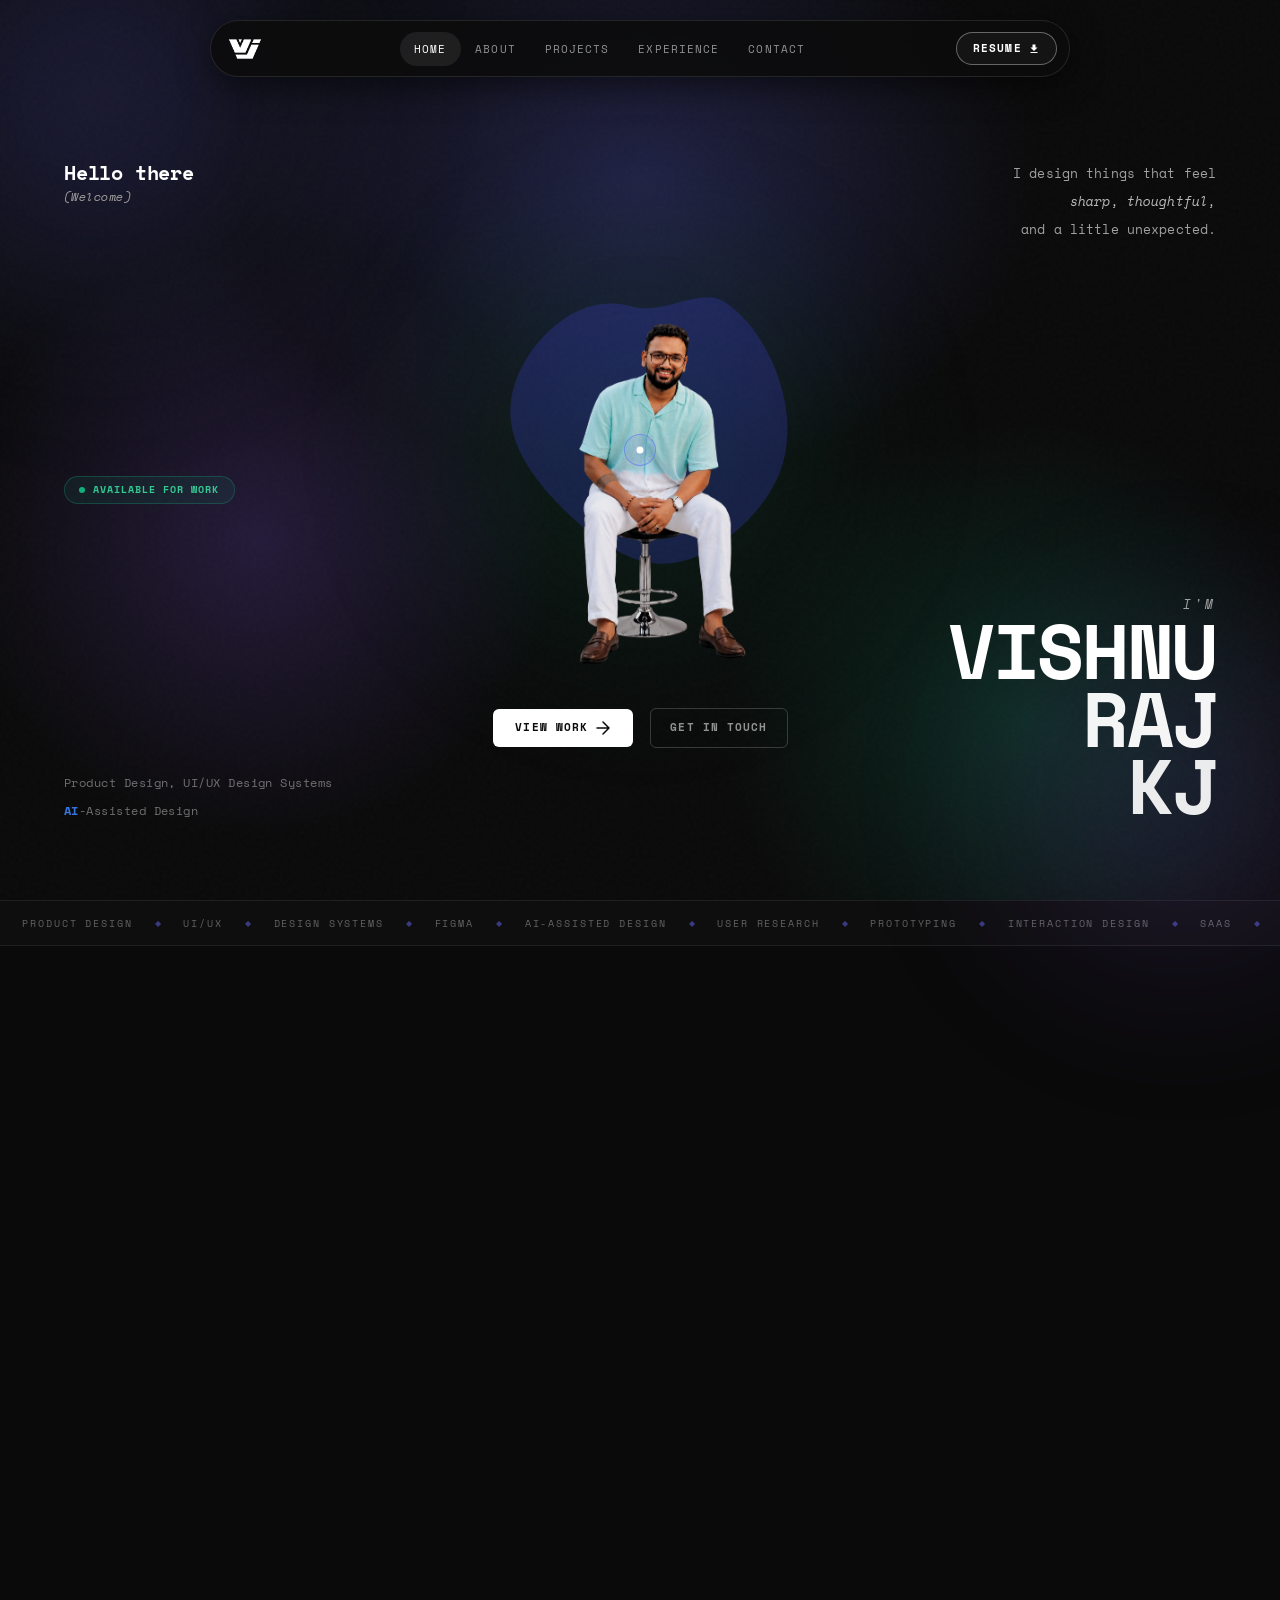
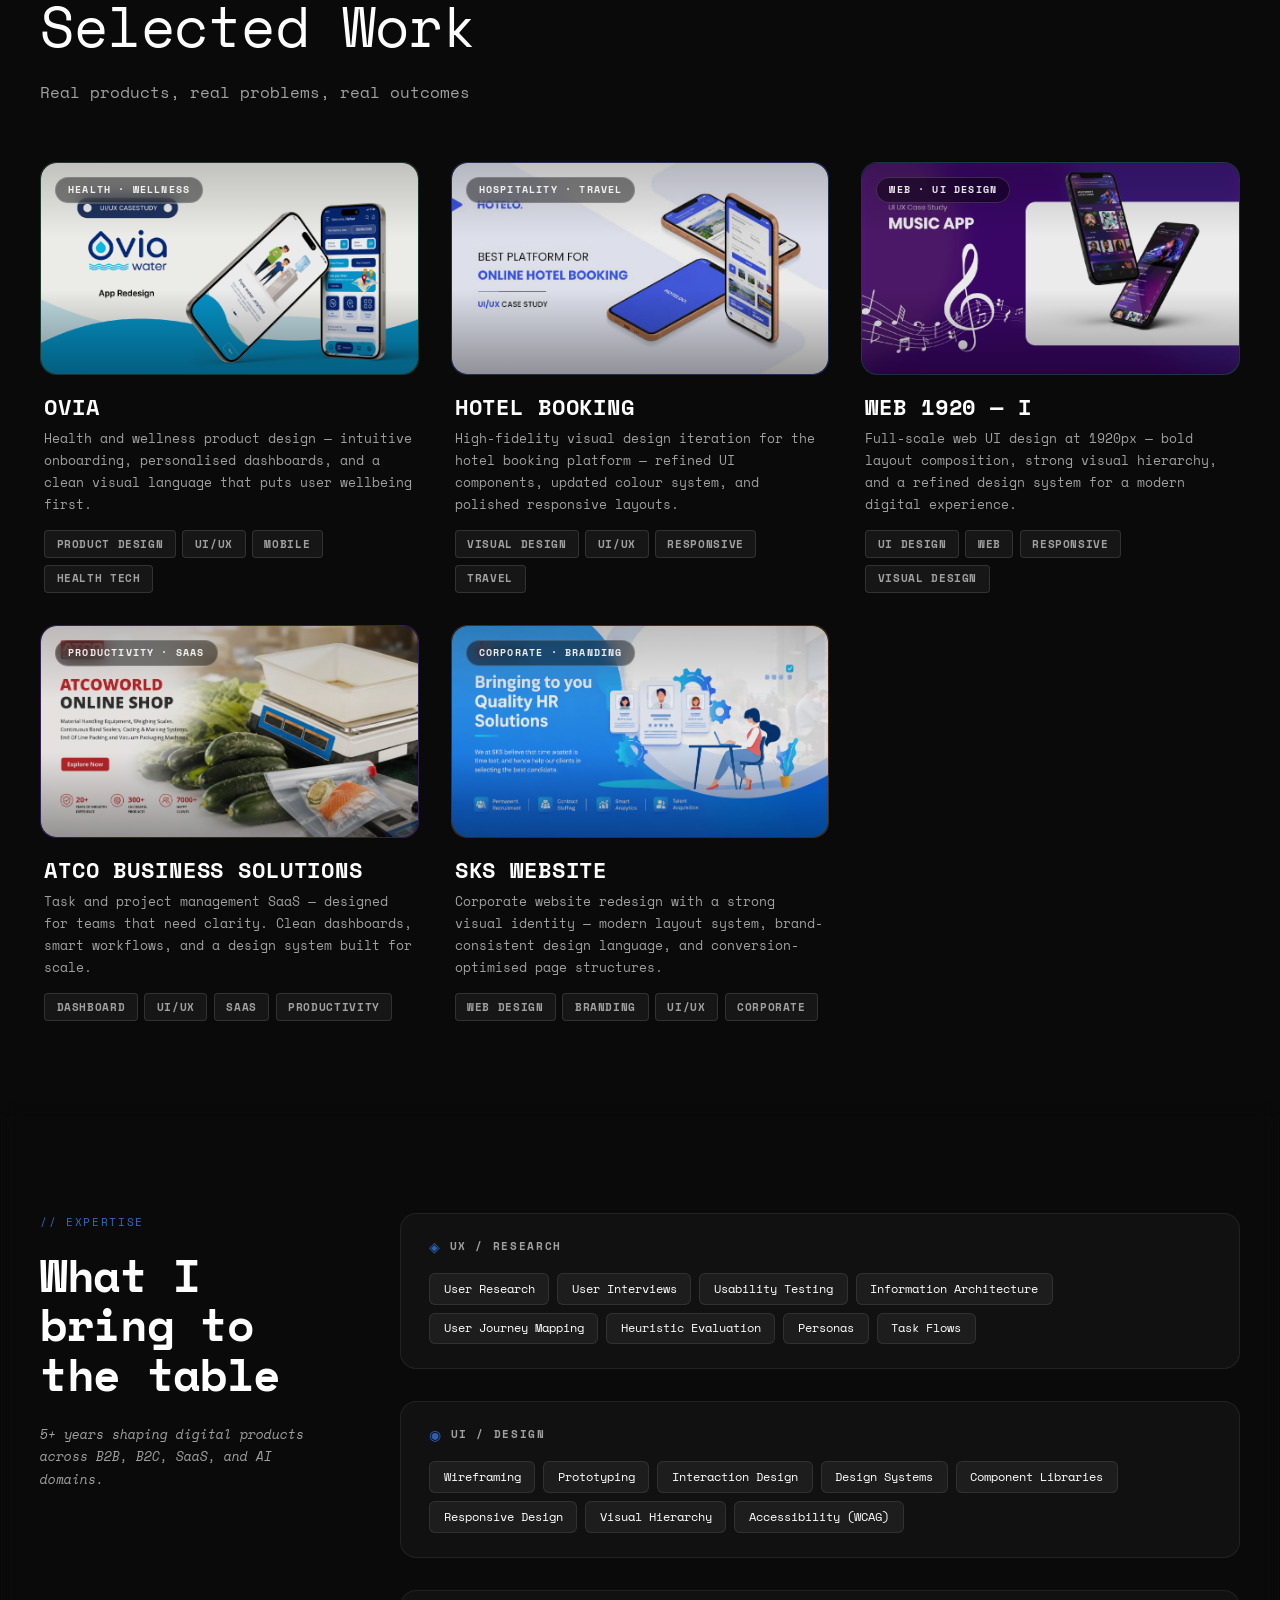
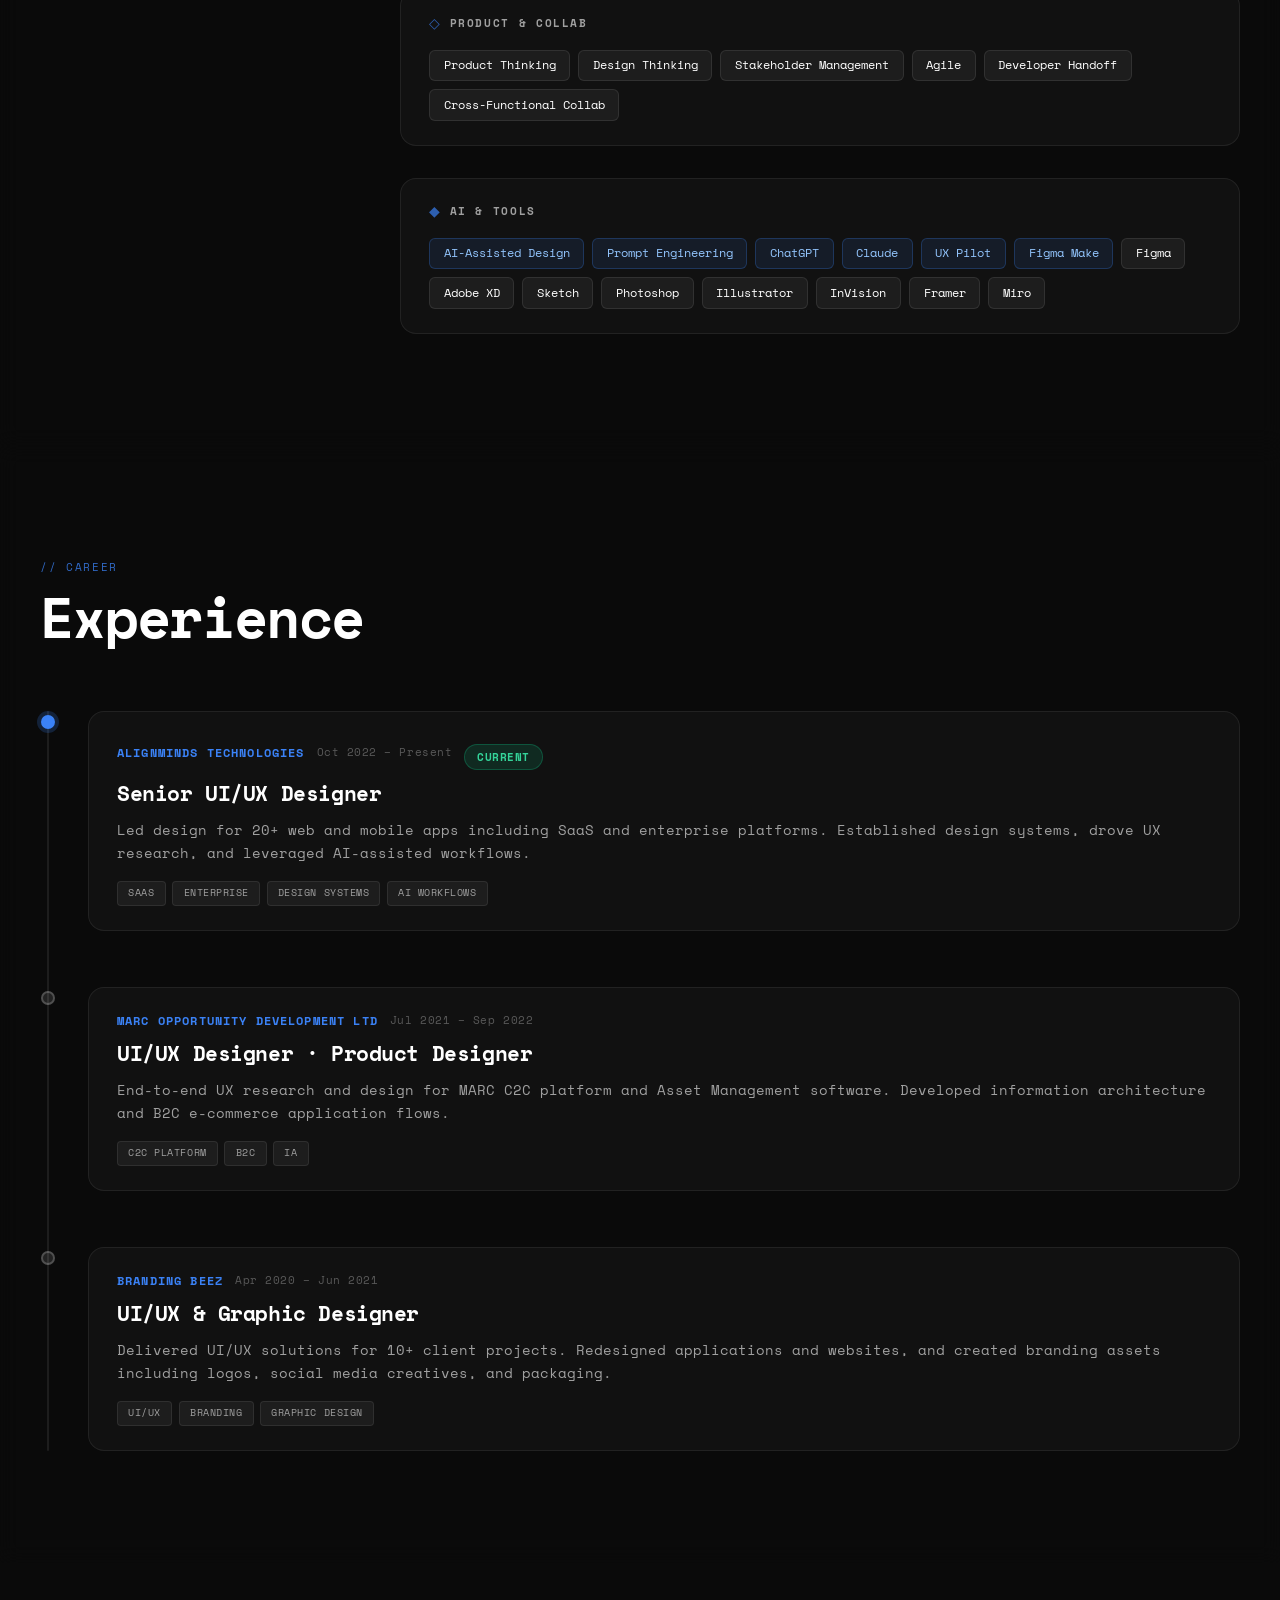
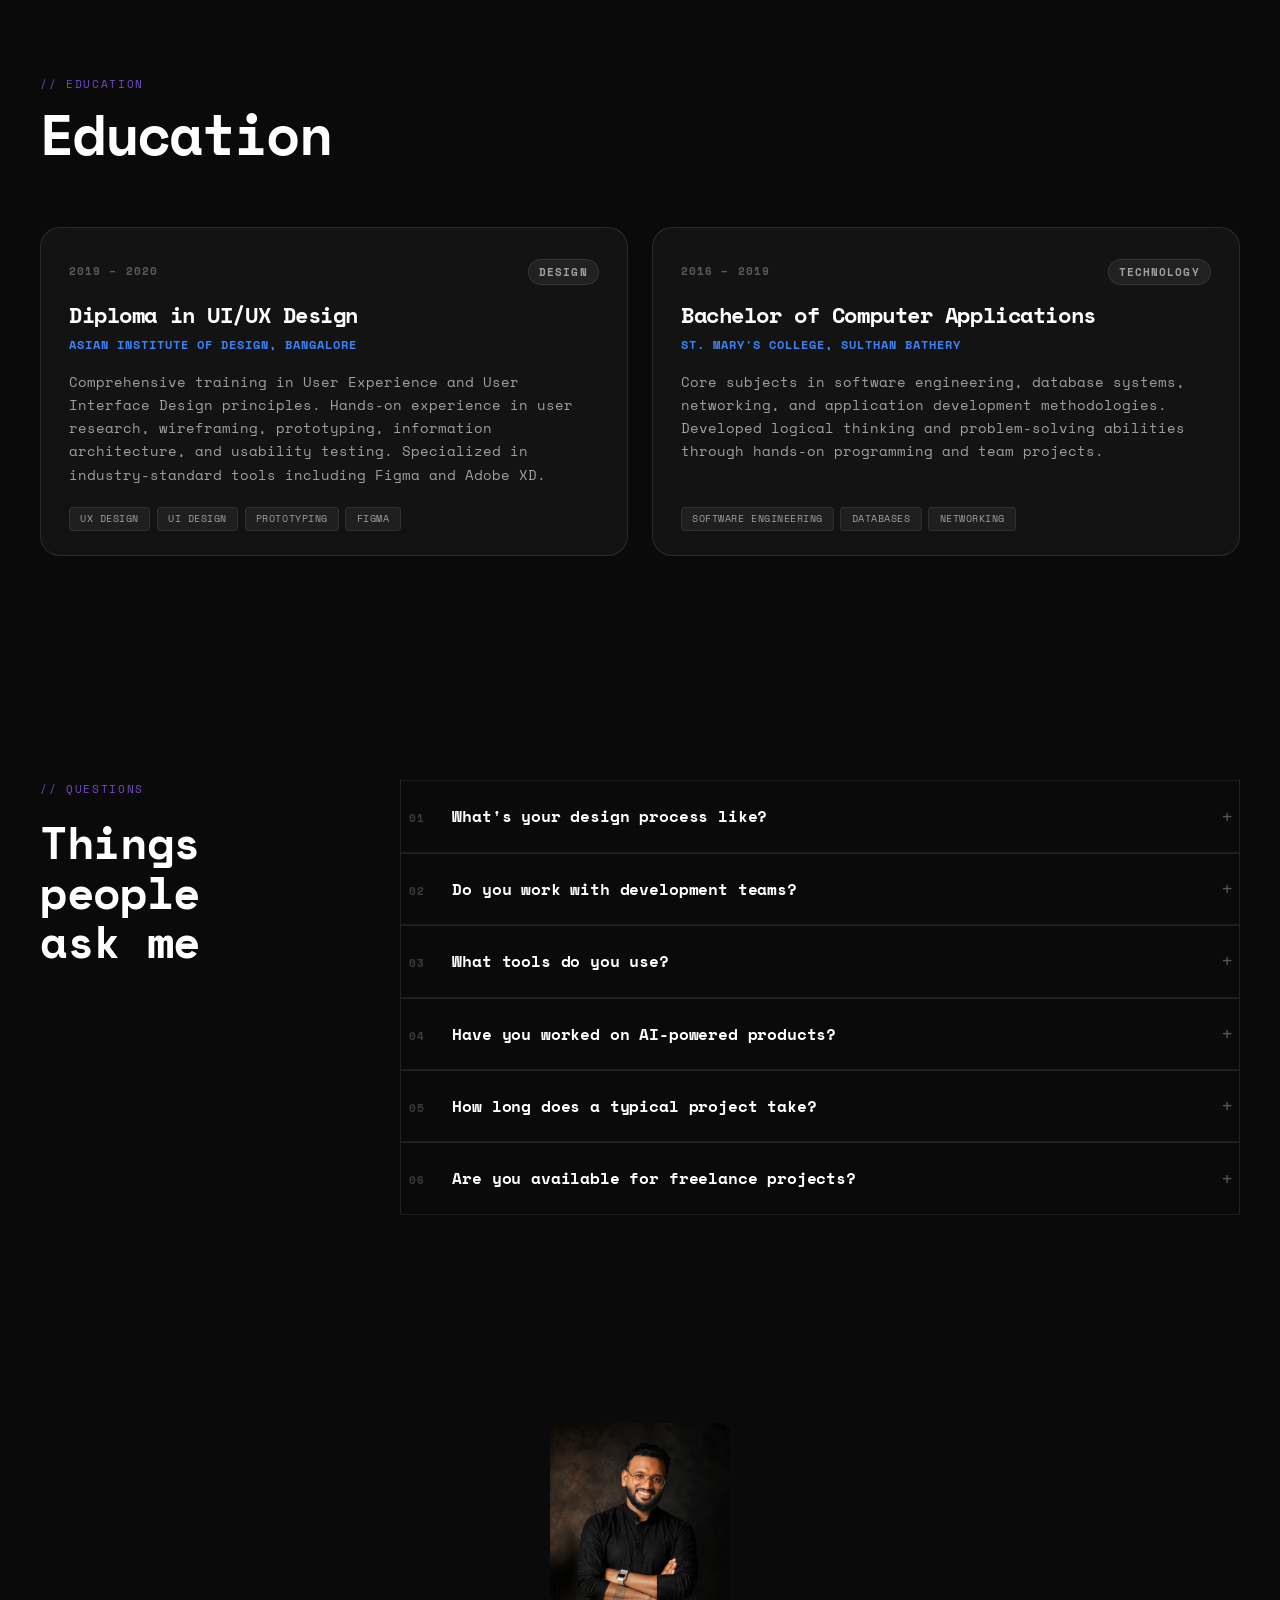
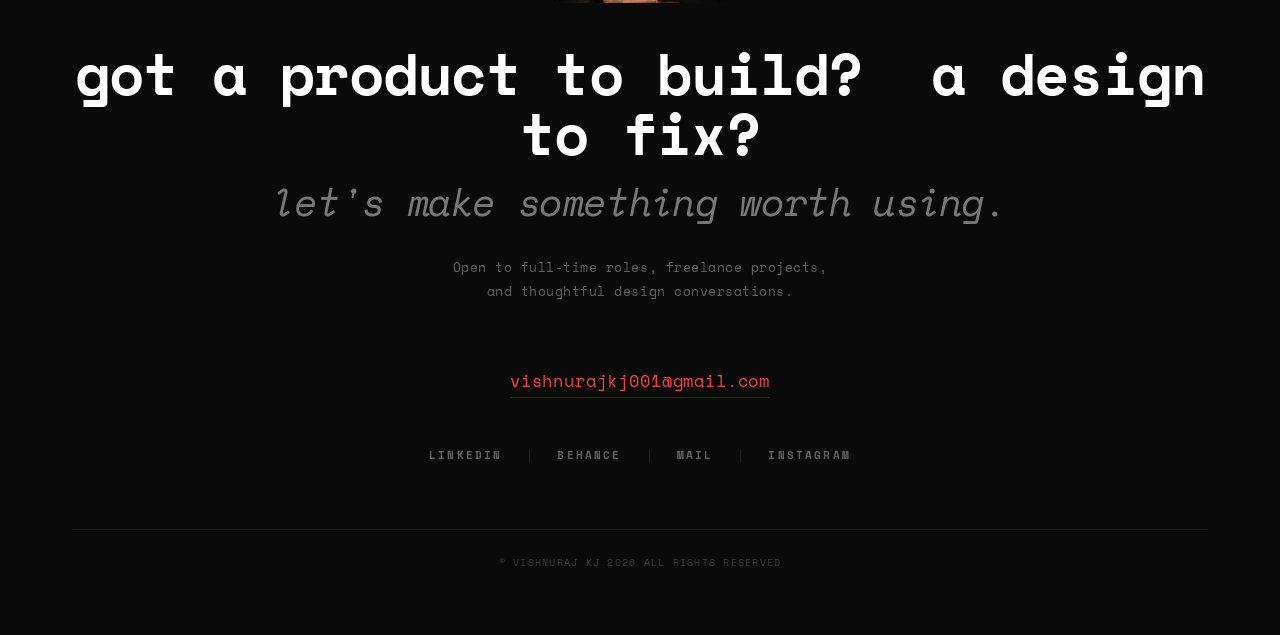
<file: index.html>
<!DOCTYPE html>
<html lang="en">
<head>
    <meta charset="UTF-8">
    <meta name="viewport" content="width=device-width, initial-scale=1.0">
    <title>Vishnuraj KJ — Senior UI/UX Designer</title>
    <link rel="icon" type="image/png" href="ui design/logo-vj.png">
    <meta name="description" content="Senior UI/UX Designer & Product Designer with 5+ years of experience designing web, mobile, SaaS, enterprise, and AI-powered products.">

    <!-- Fonts -->
    <link rel="preconnect" href="https://fonts.googleapis.com">
    <link rel="preconnect" href="https://fonts.gstatic.com" crossorigin>
    <link href="https://fonts.googleapis.com/css2?family=Space+Mono:ital,wght@0,400;0,700;1,400;1,700&display=swap" rel="stylesheet">

    <!-- Styles -->
    <link rel="stylesheet" href="styles.css">

    <!-- Project data (must load before script.js) -->
    <script src="projects/data.js"></script>
</head>
<body>

  <!-- ===================== PAGE LOADER ===================== -->
  <div id="page-loader" class="page-loader" aria-hidden="true">
    <div class="pl-inner">
      <!-- Real logo -->
      <div class="pl-logo">
        <img src="ui design/logo-vj.png" alt="VJ" class="pl-logo-img" />
      </div>
      <!-- Progress bar -->
      <div class="pl-bar-track">
        <div class="pl-bar-fill" id="pl-bar-fill"></div>
      </div>
      <p class="pl-label">Loading</p>
    </div>
  </div>
    <!-- Custom cursor -->
    <div class="cursor">
        <div class="outer"></div>
        <div class="inner"></div>
        <span class="cursor-label"></span>
    </div>

    <!-- Animated Background Blobs -->
    <div class="blob blob-3"></div>

    <!-- ===================== NAVBAR ===================== -->
    <nav class="navbar">
        <div class="nav-inner">
            <!-- Logo icon -->
            <div class="nav-logo">
                <div class="nav-logo-icon">
                    <img src="ui design/logo-vj.png" alt="VJ" class="nav-logo-img" />
                </div>
            </div>

            <!-- Center nav links -->
            <ul class="nav-links">
                <li><a href="#home">Home</a></li>
                <li><a href="about.html">About</a></li>
                <li><a href="#work">Projects</a></li>
                <li><a href="#experience">Experience</a></li>
                <li><a href="#contact">Contact</a></li>
            </ul>

            <!-- Right: Resume button -->
            <div class="nav-right">
                <a href="ui design/Vishnuraj_KJ_CV_2026.pdf" download="Vishnuraj_KJ_CV_2026.pdf" class="nav-resume-btn">
                    Resume
                    <svg width="12" height="12" viewBox="0 0 24 24" fill="currentColor"><path d="M19 9h-4V3H9v6H5l7 7 7-7zM5 18v2h14v-2H5z"/></svg>
                </a>
            </div>

            <!-- Mobile hamburger -->
            <div class="hamburger">
                <span></span>
                <span></span>
                <span></span>
            </div>
        </div>
    </nav>

    <!-- ===================== HERO ===================== -->
    <section id="home" class="hero-section">

        <!-- Noise grain overlay -->
        <div class="hero-noise" aria-hidden="true"></div>

        <!-- ── COL 1 — LEFT: Greeting + Specialisms ── -->
        <div class="hero-col hero-col--left">

            <!-- Greeting block (top-left) -->
            <div class="hero-greeting-block">
                <p class="hero-hello">Hello there</p>
                <p class="hero-welcome"><em>(Welcome)</em></p>
            </div>
             <!-- Availability badge — sits above photo frame -->
            <div class="hero-avail" style="width: fit-content;">
                <span class="avail-dot"></span>
                <span>Available for work</span>
            </div>
            <!-- Specialisms list (bottom-left) -->
            <ul class="hero-spec-list">
                <li>Product Design, UI/UX Design Systems</li>
                <!-- <li></li> -->
                <li><span style="color: var(--accent-blue); font-weight: 700;">AI</span>-Assisted Design</li>
            </ul>

           

        </div>

        <!-- ── COL 2 — CENTER: Avail badge + Photo + Scroll hint ── -->
        <div class="hero-col hero-col--center">

           
             

            <div class="hero-photo-wrap">
                <!-- Decorative shapes behind photo -->
                <svg class="hero-shape-blob" viewBox="0 0 200 200" xmlns="http://www.w3.org/2000/svg" aria-hidden="true">
                    <path d="M44.8,-67.2C57.5,-58.5,66.7,-44.6,72.2,-29.4C77.7,-14.2,79.5,2.3,75.3,17.1C71.1,31.9,60.9,45,48.1,55.3C35.3,65.6,19.9,73.1,3.1,69.5C-13.7,65.9,-31.8,51.2,-45.3,36.5C-58.8,21.8,-67.7,7.1,-68.2,-8.2C-68.7,-23.5,-60.8,-39.4,-49,-51C-37.2,-62.6,-21.5,-69.9,-4.2,-65C13.1,-60.1,32.1,-75.9,44.8,-67.2Z" transform="translate(100 100)" />
                </svg>
                <div class="hero-photo-frame">
                    <img src="ui design/Banner.png" alt="Vishnuraj KJ — Senior UI/UX Designer" class="hero-photo" />
                </div>
            </div>

            <!-- CTA row -->
            <div class="hero-cta-row">
                <a href="#work" class="hero-cta-primary">View Work
                    <svg width="14" height="14" viewBox="0 0 14 14" fill="none"><path d="M1 7h12M7 1l6 6-6 6" stroke="currentColor" stroke-width="1.5" stroke-linecap="round" stroke-linejoin="round"/></svg>
                </a>
                <a href="#contact" class="hero-cta-ghost">Get in touch</a>
            </div>

            <!-- Scroll indicator below photo -->
            <!-- <div class="hero-scroll-hint">
                <span class="scroll-label">scroll</span>
                <div class="scroll-line"></div>
                <svg class="scroll-arrow" width="14" height="14" viewBox="0 0 14 14" fill="none" xmlns="http://www.w3.org/2000/svg">
                    <path d="M7 1v12M1 7l6 6 6-6" stroke="currentColor" stroke-width="1.5" stroke-linecap="round" stroke-linejoin="round"/>
                </svg>
            </div> -->

        </div>

        <!-- ── COL 3 — RIGHT: Descriptor + Name ── -->
        <div class="hero-col hero-col--right">

            <!-- Descriptor (top-right, right-aligned) -->
            <p class="hero-descriptor">
                I design things that feel<br>
                <em>sharp, thoughtful,</em><br>
                and a little unexpected.
            </p>

            <!-- Name block (bottom-right) -->
            <div class="hero-name-block">
                <p class="hero-im">I'm</p>
                <h1 class="hero-name">
                    <span class="hn-line" data-line="0">VISHNU</span>
                    <span class="hn-line" data-line="1">RAJ</span>
                    <span class="hn-line" data-line="2">KJ</span>
                </h1>
            </div>

        </div>

    </section>

    <!-- ── MARQUEE STRIP — outside hero so overflow:hidden never clips it ── -->
    <div class="hero-marquee-strip" aria-hidden="true">
        <div class="marquee-track">
            <span>Product Design</span><span class="msep">◆</span>
            <span>UI/UX</span><span class="msep">◆</span>
            <span>Design Systems</span><span class="msep">◆</span>
            <span>Figma</span><span class="msep">◆</span>
            <span>AI-Assisted Design</span><span class="msep">◆</span>
            <span>User Research</span><span class="msep">◆</span>
            <span>Prototyping</span><span class="msep">◆</span>
            <span>Interaction Design</span><span class="msep">◆</span>
            <span>SaaS</span><span class="msep">◆</span>
            <span>Mobile &amp; Web</span><span class="msep">◆</span>
            <!-- duplicate for seamless loop -->
            <span>Product Design</span><span class="msep">◆</span>
            <span>UI/UX</span><span class="msep">◆</span>
            <span>Design Systems</span><span class="msep">◆</span>
            <span>Figma</span><span class="msep">◆</span>
            <span>AI-Assisted Design</span><span class="msep">◆</span>
            <span>User Research</span><span class="msep">◆</span>
            <span>Prototyping</span><span class="msep">◆</span>
            <span>Interaction Design</span><span class="msep">◆</span>
            <span>SaaS</span><span class="msep">◆</span>
            <span>Mobile &amp; Web</span><span class="msep">◆</span>
        </div>
    </div>


    <!-- ===================== ABOUT / QUOTE SECTION ===================== -->
    <section id="about" class="about-section">
        <div class="container">
            <div class="about-container">
                <p id="about-text" class="about-text">A Senior UI/UX Designer from Kochi, constantly experimenting, questioning, and figuring things out,one pixel at a time.</p>
                <a href="about.html" class="about-cta-btn">
                    More About Me
                    <svg width="14" height="14" viewBox="0 0 14 14" fill="none"><path d="M1 7h12M7 1l6 6-6 6" stroke="currentColor" stroke-width="1.5" stroke-linecap="round" stroke-linejoin="round"/></svg>
                </a>
            </div>
        </div>
    </section>

    <!-- ===================== PROJECTS ===================== -->
    <section id="work" class="projects">
        <div class="container">
            <div class="projects-header">
                <h2 class="projects-title">Selected Work</h2>
                <p class="projects-subtitle">Real products, real problems, real outcomes</p>
            </div>

            <div class="projects-grid" id="projects-grid">
                <!-- Cards injected by renderProjects() in script.js -->
            </div>
        </div>
    </section>


    <!-- ===================== SKILLS ===================== -->
    <section id="skills" class="skills">
        <div class="container">
            <div class="skills-layout">
                <div class="skills-header-col">
                    <p class="skills-eyebrow">// expertise</p>
                    <h2 class="skills-title">What I<br>bring to<br>the table</h2>
                    <p class="skills-tagline">5+ years shaping digital products across B2B, B2C, SaaS, and AI domains.</p>
                </div>
                <div class="skills-body-col">
                    <div class="skill-group">
                        <div class="skill-group-header">
                            <span class="skill-group-icon">◈</span>
                            <span class="skill-group-label">UX / Research</span>
                        </div>
                        <div class="skill-chips">
                            <span class="chip">User Research</span>
                            <span class="chip">User Interviews</span>
                            <span class="chip">Usability Testing</span>
                            <span class="chip">Information Architecture</span>
                            <span class="chip">User Journey Mapping</span>
                            <span class="chip">Heuristic Evaluation</span>
                            <span class="chip">Personas</span>
                            <span class="chip">Task Flows</span>
                        </div>
                    </div>
                    <div class="skill-group">
                        <div class="skill-group-header">
                            <span class="skill-group-icon">◉</span>
                            <span class="skill-group-label">UI / Design</span>
                        </div>
                        <div class="skill-chips">
                            <span class="chip">Wireframing</span>
                            <span class="chip">Prototyping</span>
                            <span class="chip">Interaction Design</span>
                            <span class="chip">Design Systems</span>
                            <span class="chip">Component Libraries</span>
                            <span class="chip">Responsive Design</span>
                            <span class="chip">Visual Hierarchy</span>
                            <span class="chip">Accessibility (WCAG)</span>
                        </div>
                    </div>
                    <div class="skill-group">
                        <div class="skill-group-header">
                            <span class="skill-group-icon">◇</span>
                            <span class="skill-group-label">Product & Collab</span>
                        </div>
                        <div class="skill-chips">
                            <span class="chip">Product Thinking</span>
                            <span class="chip">Design Thinking</span>
                            <span class="chip">Stakeholder Management</span>
                            <span class="chip">Agile</span>
                            <span class="chip">Developer Handoff</span>
                            <span class="chip">Cross-Functional Collab</span>
                        </div>
                    </div>
                    <div class="skill-group">
                        <div class="skill-group-header">
                            <span class="skill-group-icon">◆</span>
                            <span class="skill-group-label">AI & Tools</span>
                        </div>
                        <div class="skill-chips">
                            <span class="chip chip-ai">AI-Assisted Design</span>
                            <span class="chip chip-ai">Prompt Engineering</span>
                            <span class="chip chip-ai">ChatGPT</span>
                            <span class="chip chip-ai">Claude</span>
                            <span class="chip chip-ai">UX Pilot</span>
                            <span class="chip chip-ai">Figma Make</span>
                            <span class="chip">Figma</span>
                            <span class="chip">Adobe XD</span>
                            <span class="chip">Sketch</span>
                            <span class="chip">Photoshop</span>
                            <span class="chip">Illustrator</span>
                            <span class="chip">InVision</span>
                            <span class="chip">Framer</span>
                            <span class="chip">Miro</span>
                        </div>
                    </div>
                </div>
            </div>
        </div>
    </section>

    <!-- ===================== EXPERIENCE ===================== -->
    <section id="experience" class="experience">
        <div class="container">
            <div class="exp-section-header">
                <p class="exp-eyebrow">// career</p>
                <h2 class="exp-section-title">Experience</h2>
            </div>
            <div class="experience-timeline">
                <!-- Vertical progress line -->
                <div class="timeline-track">
                    <div class="timeline-line-bg"></div>
                    <div class="timeline-line-fill" id="timelineFill"></div>
                </div>

                <div class="timeline-item">
                    <div class="timeline-dot-wrap">
                        <div class="timeline-dot active"></div>
                    </div>
                    <div class="timeline-content" data-cursor-label="20+ Projects · SaaS & AI">
                        <div class="timeline-meta">
                            <span class="timeline-company">Alignminds Technologies</span>
                            <span class="timeline-date">Oct 2022 – Present</span>
                            <span class="exp-badge current">Current</span>
                        </div>
                        <h3 class="timeline-role">Senior UI/UX Designer</h3>
                        <p class="timeline-desc">Led design for 20+ web and mobile apps including SaaS and enterprise platforms. Established design systems, drove UX research, and leveraged AI-assisted workflows.</p>
                        <div class="timeline-tags">
                            <span class="t-tag">SaaS</span>
                            <span class="t-tag">Enterprise</span>
                            <span class="t-tag">Design Systems</span>
                            <span class="t-tag">AI Workflows</span>
                        </div>
                    </div>
                </div>

                <div class="timeline-item">
                    <div class="timeline-dot-wrap">
                        <div class="timeline-dot"></div>
                    </div>
                    <div class="timeline-content" data-cursor-label="C2C · Product Design">
                        <div class="timeline-meta">
                            <span class="timeline-company">Marc Opportunity Development Ltd</span>
                            <span class="timeline-date">Jul 2021 – Sep 2022</span>
                        </div>
                        <h3 class="timeline-role">UI/UX Designer · Product Designer</h3>
                        <p class="timeline-desc">End-to-end UX research and design for MARC C2C platform and Asset Management software. Developed information architecture and B2C e-commerce application flows.</p>
                        <div class="timeline-tags">
                            <span class="t-tag">C2C Platform</span>
                            <span class="t-tag">B2C</span>
                            <span class="t-tag">IA</span>
                        </div>
                    </div>
                </div>

                <div class="timeline-item">
                    <div class="timeline-dot-wrap">
                        <div class="timeline-dot"></div>
                    </div>
                    <div class="timeline-content" data-cursor-label="UI/UX · Branding">
                        <div class="timeline-meta">
                            <span class="timeline-company">Branding Beez</span>
                            <span class="timeline-date">Apr 2020 – Jun 2021</span>
                        </div>
                        <h3 class="timeline-role">UI/UX & Graphic Designer</h3>
                        <p class="timeline-desc">Delivered UI/UX solutions for 10+ client projects. Redesigned applications and websites, and created branding assets including logos, social media creatives, and packaging.</p>
                        <div class="timeline-tags">
                            <span class="t-tag">UI/UX</span>
                            <span class="t-tag">Branding</span>
                            <span class="t-tag">Graphic Design</span>
                        </div>
                    </div>
                </div>

            </div>
        </div>
    </section>

    <!-- ===================== EDUCATION ===================== -->
    <section id="education" class="education">
        <div class="container">
            <div class="edu-section-header">
                <p class="edu-eyebrow">// education</p>
                <h2 class="edu-section-title">Education</h2>
            </div>

            <div class="education-grid">

                <div class="edu-card fade-in">
                    <div class="edu-card-accent accent-purple"></div>
                    <div class="edu-card-body">
                        <div class="edu-card-meta">
                            <span class="edu-date">2019 – 2020</span>
                            <span class="edu-badge">Design</span>
                        </div>
                        <h3 class="edu-degree">Diploma in UI/UX Design</h3>
                        <p class="edu-institution">Asian Institute of Design, Bangalore</p>
                        <p class="edu-desc">Comprehensive training in User Experience and User Interface Design principles. Hands-on experience in user research, wireframing, prototyping, information architecture, and usability testing. Specialized in industry-standard tools including Figma and Adobe XD.</p>
                        <div class="edu-tags">
                            <span class="t-tag">UX Design</span>
                            <span class="t-tag">UI Design</span>
                            <span class="t-tag">Prototyping</span>
                            <span class="t-tag">Figma</span>
                        </div>
                    </div>
                </div>

                <div class="edu-card fade-in">
                    <div class="edu-card-accent accent-blue"></div>
                    <div class="edu-card-body">
                        <div class="edu-card-meta">
                            <span class="edu-date">2016 – 2019</span>
                            <span class="edu-badge">Technology</span>
                        </div>
                        <h3 class="edu-degree">Bachelor of Computer Applications</h3>
                        <p class="edu-institution">St. Mary's College, Sulthan Bathery</p>
                        <p class="edu-desc">Core subjects in software engineering, database systems, networking, and application development methodologies. Developed logical thinking and problem-solving abilities through hands-on programming and team projects.</p>
                        <div class="edu-tags">
                            <span class="t-tag">Software Engineering</span>
                            <span class="t-tag">Databases</span>
                            <span class="t-tag">Networking</span>
                        </div>
                    </div>
                </div>

            </div>
        </div>
    </section>

    <!-- ===================== FAQ ===================== -->
    <section id="faq" class="faq">
        <div class="container">
            <div class="faq-layout">
                <div class="faq-header-col">
                    <p class="faq-eyebrow">// questions</p>
                    <h2 class="faq-title">Things<br>people<br>ask me</h2>
                </div>
                <div class="faq-list-col">
                    <div class="faq-item">
                        <div class="faq-question">
                            <div class="faq-q-inner">
                                <span class="faq-num">01</span>
                                <h3>What's your design process like?</h3>
                            </div>
                            <span class="faq-toggle">+</span>
                        </div>
                        <div class="faq-answer"><p>I follow a user-centered approach: Research & Discovery → Information Architecture → Wireframing → Visual Design → Prototyping → Testing & Iteration. I involve stakeholders and users throughout to make sure we're solving the right problems.</p></div>
                    </div>
                    <div class="faq-item">
                        <div class="faq-question">
                            <div class="faq-q-inner">
                                <span class="faq-num">02</span>
                                <h3>Do you work with development teams?</h3>
                            </div>
                            <span class="faq-toggle">+</span>
                        </div>
                        <div class="faq-answer"><p>Absolutely. I have extensive experience collaborating with engineering and QA teams. I provide detailed specs, style guides, and stay involved through development to ensure the final product matches the design intent.</p></div>
                    </div>
                    <div class="faq-item">
                        <div class="faq-question">
                            <div class="faq-q-inner">
                                <span class="faq-num">03</span>
                                <h3>What tools do you use?</h3>
                            </div>
                            <span class="faq-toggle">+</span>
                        </div>
                        <div class="faq-answer"><p>Primarily Figma and FigJam for UI/UX and collaboration. Adobe Photoshop and Illustrator for visual design. I also use AI tools like ChatGPT, Claude, and UX Pilot to accelerate research and ideation, plus Framer and InVision for advanced prototyping.</p></div>
                    </div>
                    <div class="faq-item">
                        <div class="faq-question">
                            <div class="faq-q-inner">
                                <span class="faq-num">04</span>
                                <h3>Have you worked on AI-powered products?</h3>
                            </div>
                            <span class="faq-toggle">+</span>
                        </div>
                        <div class="faq-answer"><p>Yes — AutoVista is a great example. I've also integrated AI-assisted design workflows into my day-to-day process: using tools like UX Pilot and Figma Make for faster iteration, and AI-driven research techniques to generate richer UX insights.</p></div>
                    </div>
                    <div class="faq-item">
                        <div class="faq-question">
                            <div class="faq-q-inner">
                                <span class="faq-num">05</span>
                                <h3>How long does a typical project take?</h3>
                            </div>
                            <span class="faq-toggle">+</span>
                        </div>
                        <div class="faq-answer"><p>It depends on scope. A focused feature design can take 2–3 weeks. A full product with discovery, research, and testing typically runs 8–12 weeks. I always provide a clear timeline with deliverables before we start.</p></div>
                    </div>
                    <div class="faq-item">
                        <div class="faq-question">
                            <div class="faq-q-inner">
                                <span class="faq-num">06</span>
                                <h3>Are you available for freelance projects?</h3>
                            </div>
                            <span class="faq-toggle">+</span>
                        </div>
                        <div class="faq-answer"><p>Yes, I take on select freelance projects alongside my full-time work. If you have something interesting, reach out at vishnurajkj001@gmail.com and let's talk.</p></div>
                    </div>
                </div>
            </div>
        </div>
    </section>

    <!-- ===================== FOOTER ===================== -->
    <footer id="contact" class="footer">

        <!-- Dot-grid texture overlay -->
        <div class="footer-dots"></div>

        <div class="footer-inner">

            <!-- Profile photo centered at top -->
            <div class="footer-avatar-wrap">
                <img src="ui design/Vishnuraj-1.jpg" alt="Vishnuraj KJ" class="footer-avatar" />
            </div>

            <!-- Big headline -->
            <div class="footer-headline">
                <span class="footer-hl-bold">got a product to build?&nbsp; a design to fix?</span>
                <span class="footer-hl-italic">let's make something worth using.</span>
            </div>

            <!-- Sub copy -->
            <p class="footer-sub">
                Open to full-time roles, freelance projects,<br>
                and thoughtful design conversations.
            </p>

            <!-- Email CTA -->
            <a href="mailto:vishnurajkj001@gmail.com" class="footer-email">
                vishnurajkj001@gmail.com
            </a>

            <!-- Social links -->
            <nav class="footer-socials">
                <a href="https://www.linkedin.com/in/vishnuraj-k-j-28051b1a0" target="_blank" rel="noopener noreferrer">LinkedIn</a>
                <span class="footer-social-sep">|</span>
                <a href="https://behance.net/vishnurajkj" target="_blank" rel="noopener noreferrer">Behance</a>
                <span class="footer-social-sep">|</span>
                <a href="mailto:vishnurajkj001@gmail.com">Mail</a>
                <span class="footer-social-sep">|</span>
                <a href="https://www.linkedin.com/in/vishnuraj-k-j-28051b1a0" target="_blank" rel="noopener noreferrer">Instagram</a>
            </nav>

            <!-- Bottom bar -->
            <div class="footer-bar">
                <p>&copy; Vishnuraj KJ  2026 ALL RIGHTS RESERVED</p>
            </div>

        </div>
    </footer>

    <!-- Back to Top Button -->
    <button class="back-to-top" id="backToTop" aria-label="Back to top">
        <span class="btt-arrow">
            <svg viewBox="0 0 24 24" fill="none" stroke="currentColor" stroke-width="2" stroke-linecap="round" stroke-linejoin="round">
                <line x1="12" y1="19" x2="12" y2="5"></line>
                <polyline points="5 12 12 5 19 12"></polyline>
            </svg>
        </span>
        <span class="btt-label">TOP</span>
        <span class="btt-line"></span>
    </button>

    <script src="script.js"></script>
</body>
</html>
</file>
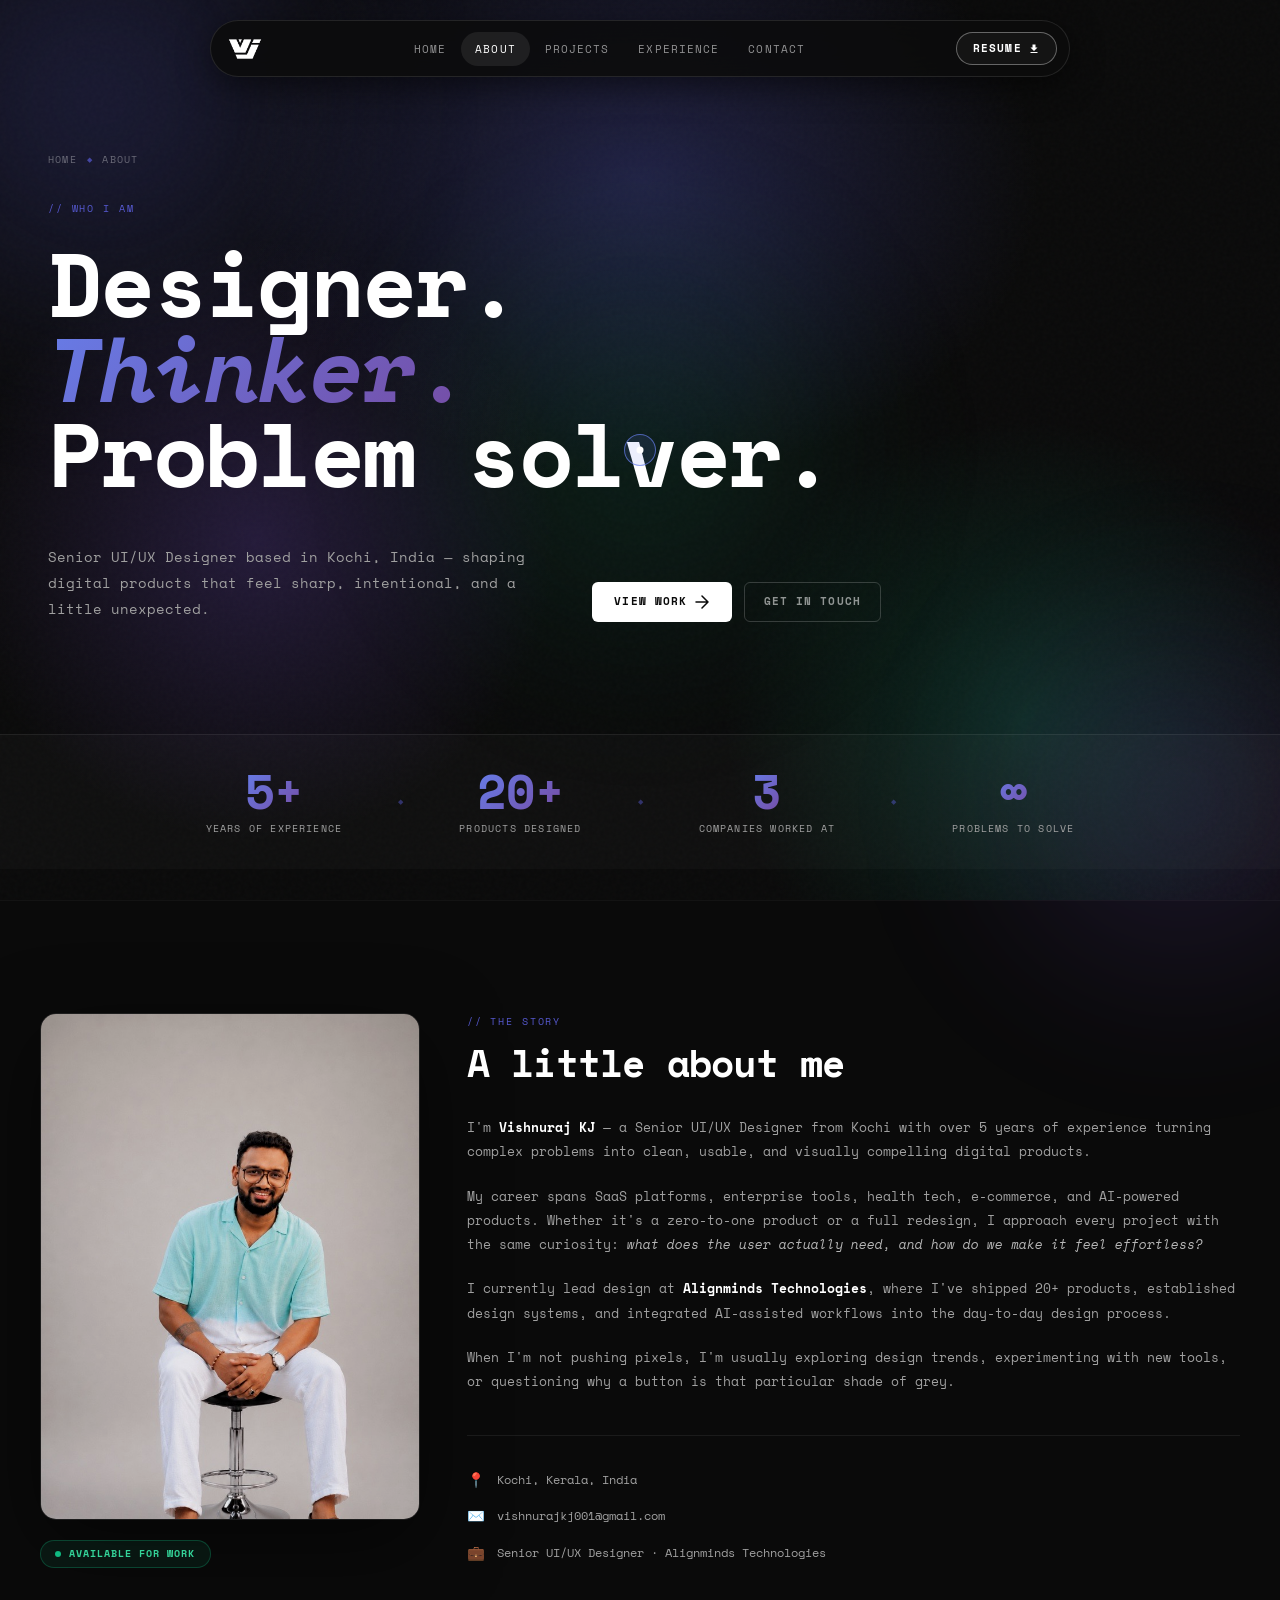
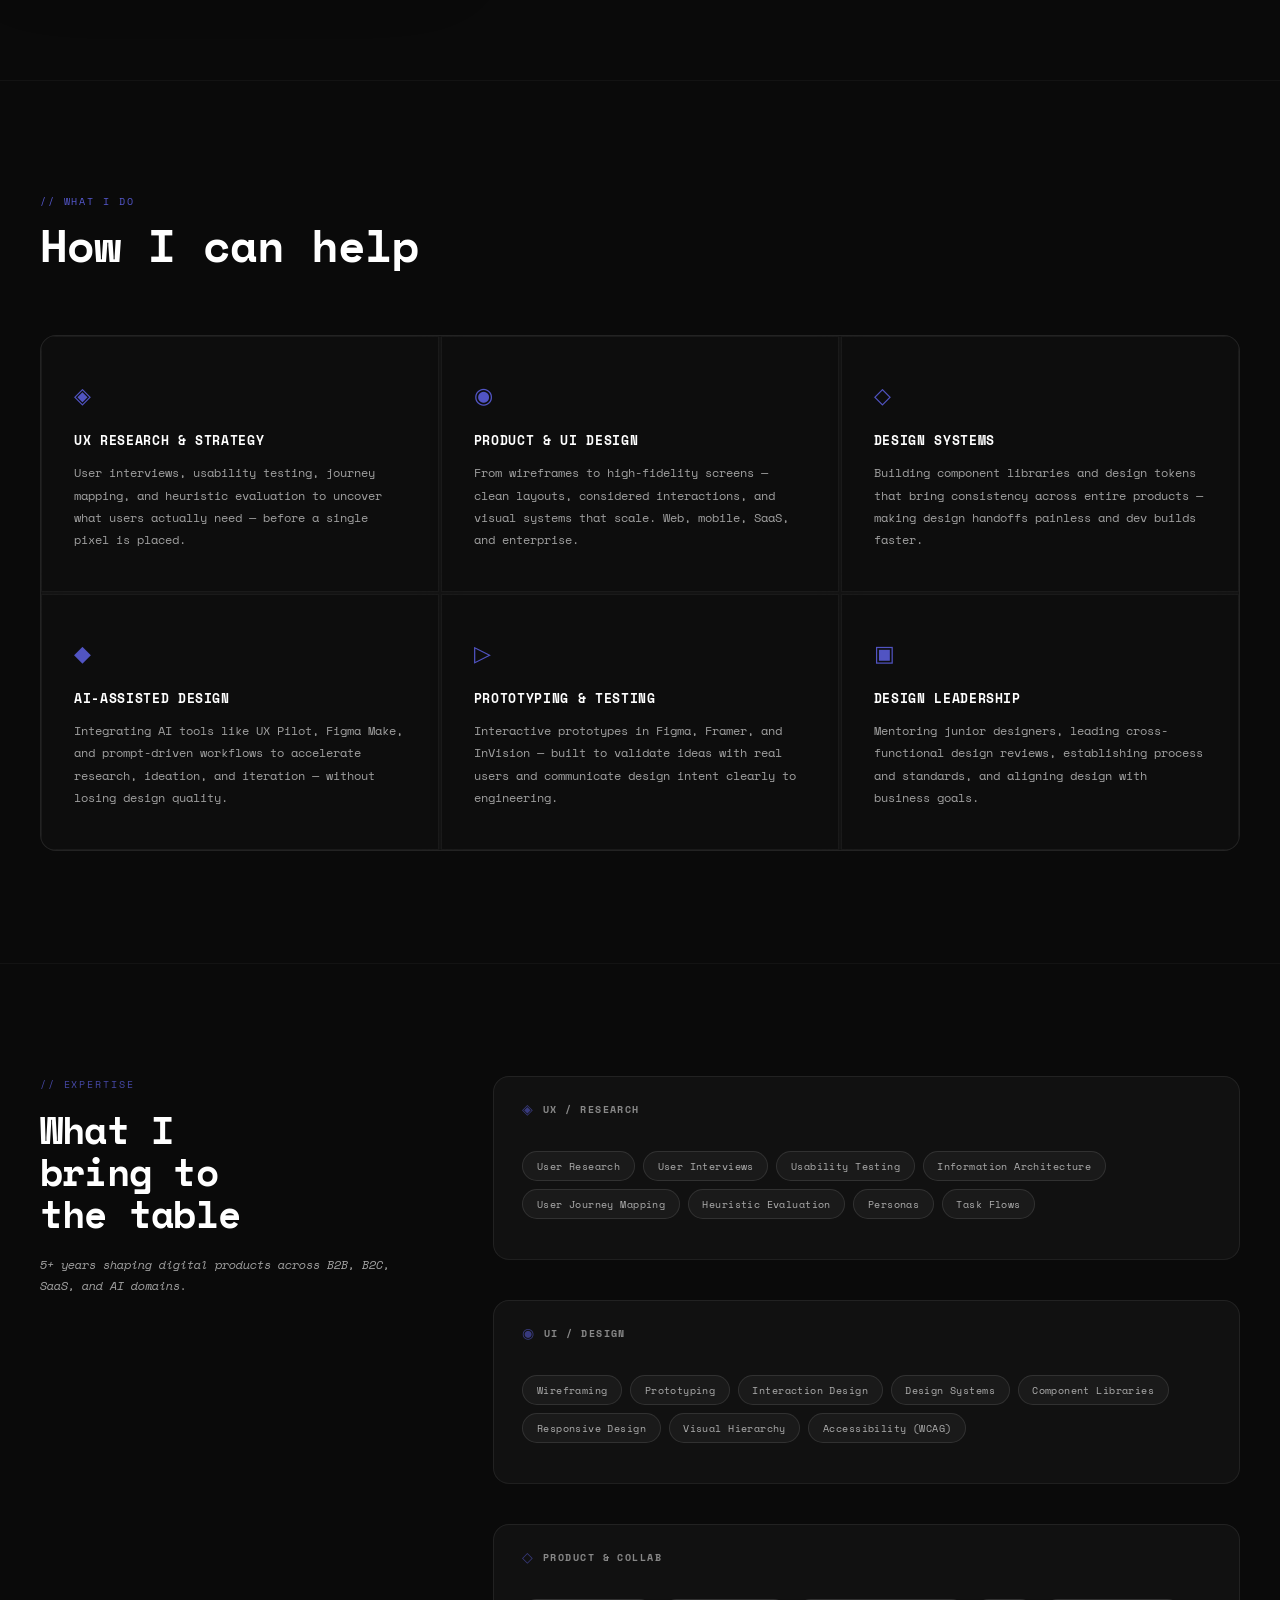
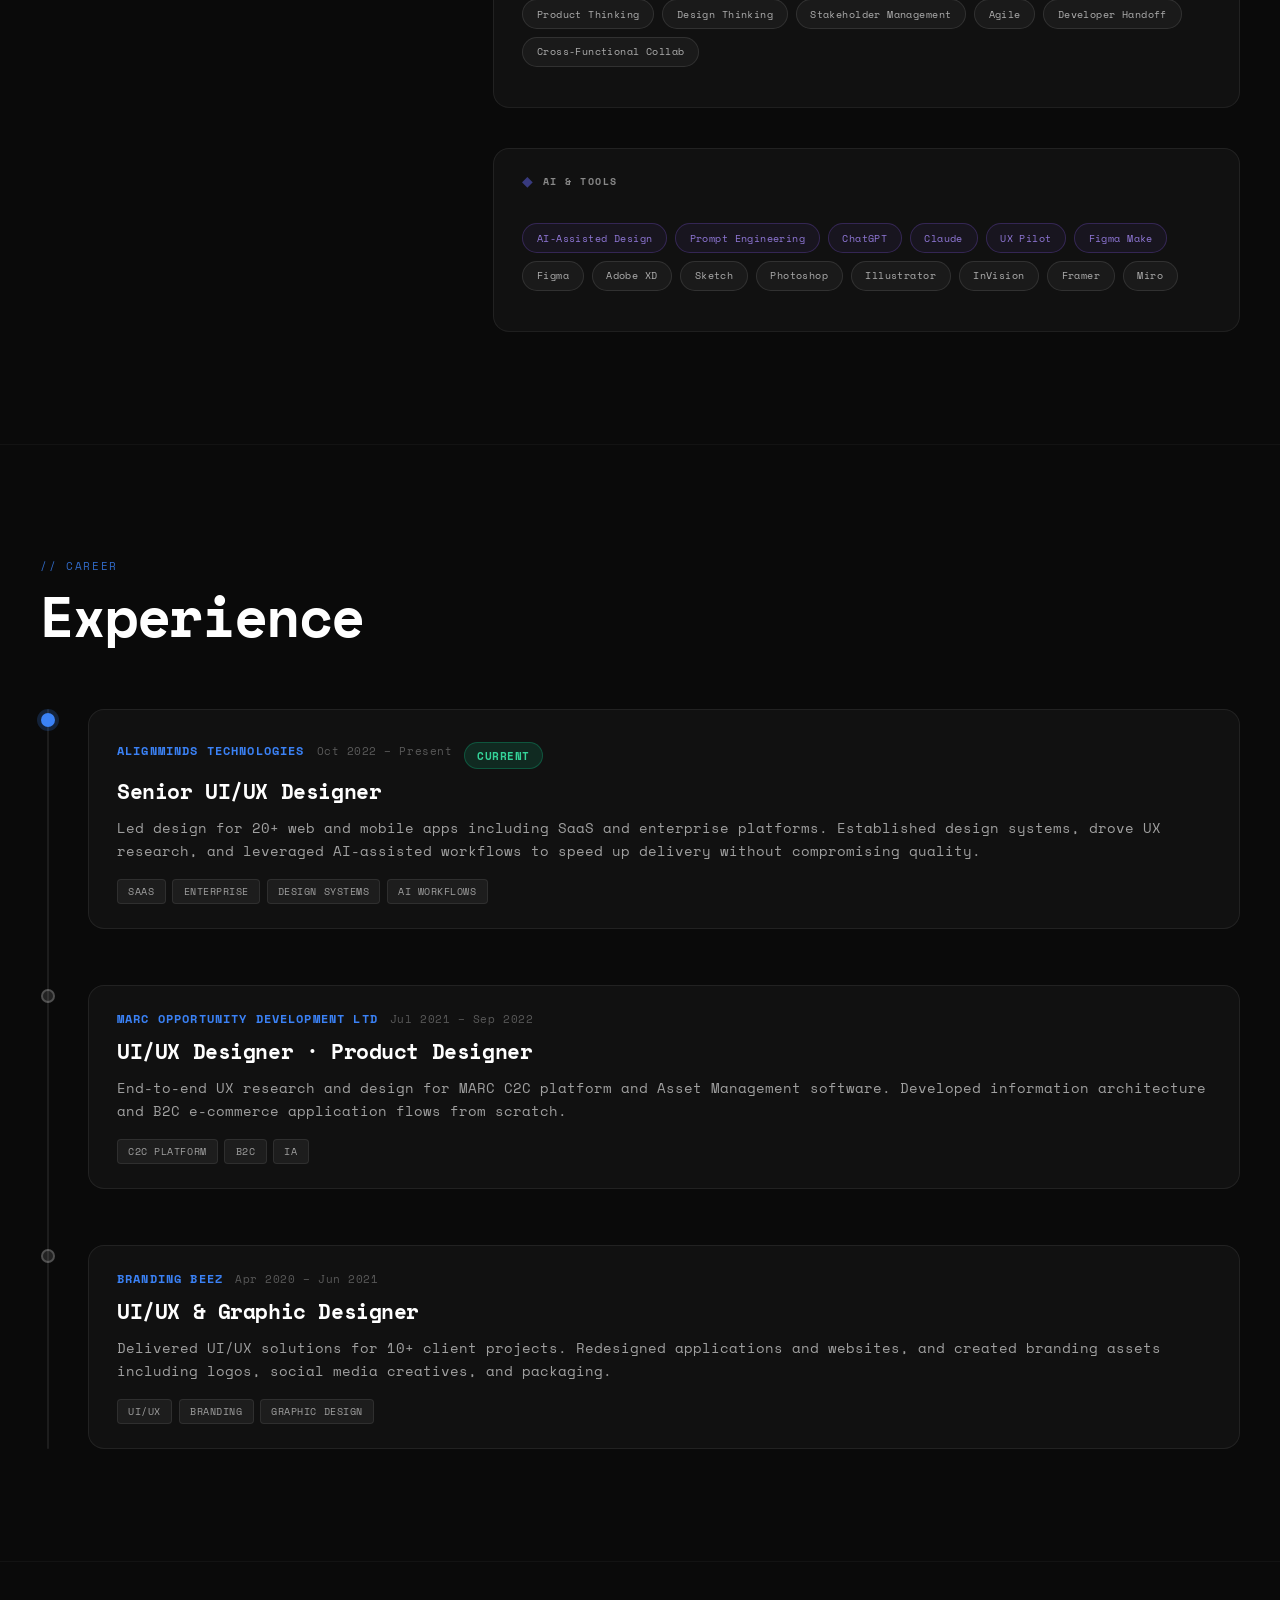
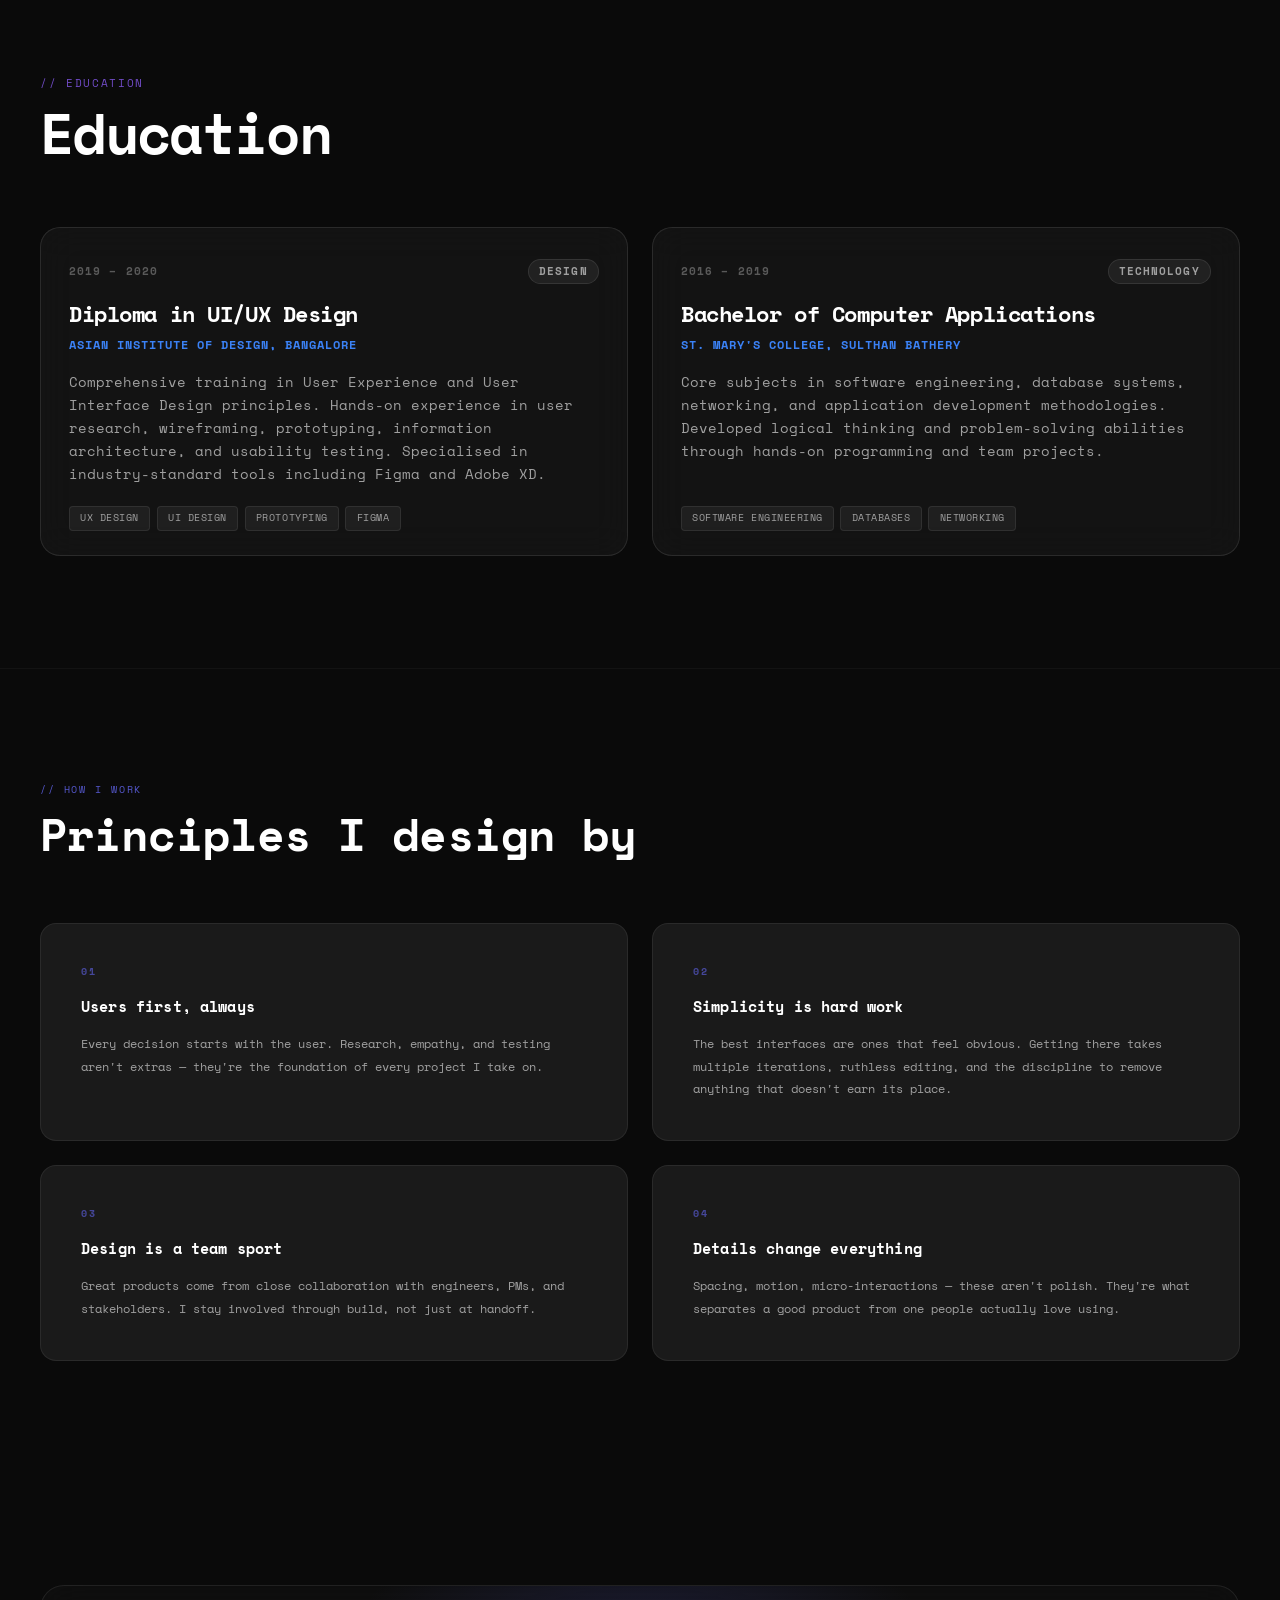
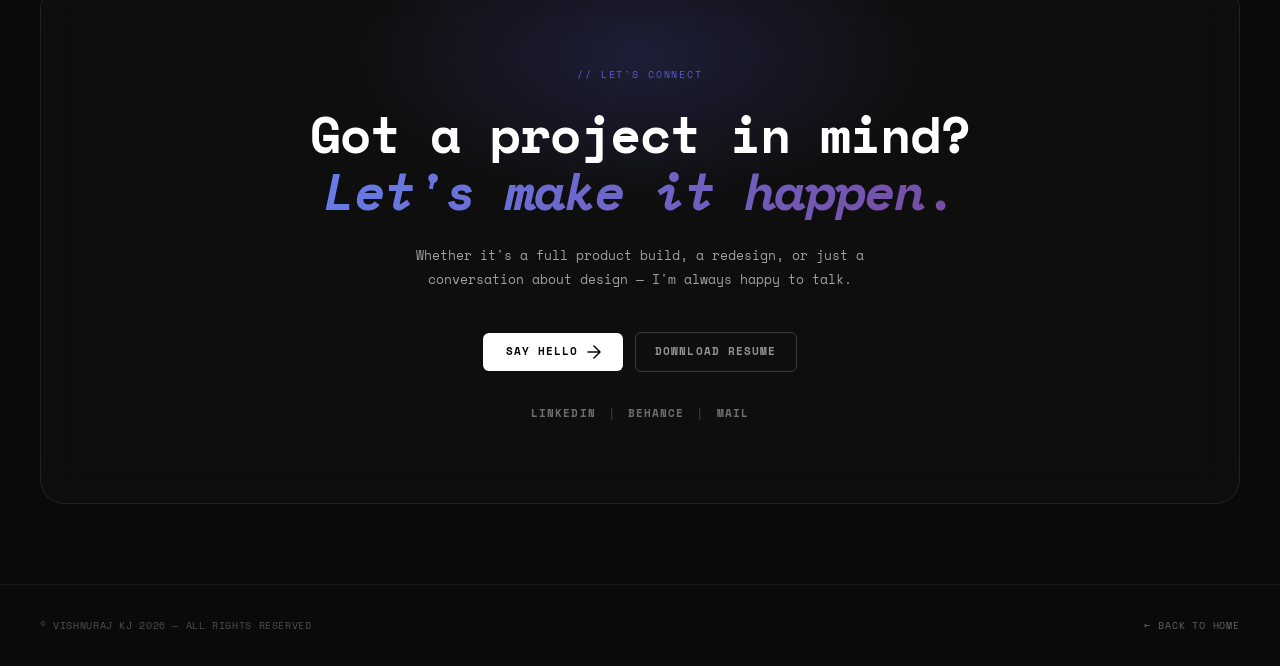
<file: about.html>
<!DOCTYPE html>
<html lang="en">
<head>
    <meta charset="UTF-8">
    <meta name="viewport" content="width=device-width, initial-scale=1.0">
    <title>About — Vishnuraj KJ · Senior UI/UX Designer</title>
    <link rel="icon" type="image/png" href="ui design/logo-vj.png">
    <meta name="description" content="Learn about Vishnuraj KJ — Senior UI/UX Designer from Kochi with 5+ years crafting digital products across SaaS, enterprise, health, and AI domains.">
    <link rel="preconnect" href="https://fonts.googleapis.com">
    <link rel="preconnect" href="https://fonts.gstatic.com" crossorigin>
    <link href="https://fonts.googleapis.com/css2?family=Space+Mono:ital,wght@0,400;0,700;1,400;1,700&display=swap" rel="stylesheet">
    <link rel="stylesheet" href="styles.css">
    <link rel="stylesheet" href="about.css">
</head>
<body>

  <!-- PAGE LOADER -->
  <div id="page-loader" class="page-loader" aria-hidden="true">
    <div class="pl-inner">
      <div class="pl-logo">
        <img src="ui design/logo-vj.png" alt="VJ" class="pl-logo-img" />
      </div>
      <div class="pl-bar-track">
        <div class="pl-bar-fill" id="pl-bar-fill"></div>
      </div>
      <p class="pl-label">Loading</p>
    </div>
  </div>

  <!-- Custom cursor -->
  <div class="cursor">
    <div class="outer"></div>
    <div class="inner"></div>
    <span class="cursor-label"></span>
  </div>

  <!-- Animated background blobs -->
  <div class="blob blob-3"></div>

  <!-- ===================== NAVBAR ===================== -->
  <nav class="navbar">
    <div class="nav-inner">
      <div class="nav-logo">
        <div class="nav-logo-icon">
          <a href="index.html">
            <img src="ui design/logo-vj.png" alt="VJ" class="nav-logo-img" />
          </a>
        </div>
      </div>
      <ul class="nav-links">
        <li><a href="index.html#home">Home</a></li>
        <li><a href="about.html" class="active">About</a></li>
        <li><a href="index.html#work">Projects</a></li>
        <li><a href="index.html#experience">Experience</a></li>
        <li><a href="index.html#contact">Contact</a></li>
      </ul>
      <div class="nav-right">
        <a href="ui design/Vishnuraj_KJ_CV_2026.pdf" download="Vishnuraj_KJ_CV_2026.pdf" class="nav-resume-btn">
          Resume
          <svg width="12" height="12" viewBox="0 0 24 24" fill="currentColor"><path d="M19 9h-4V3H9v6H5l7 7 7-7zM5 18v2h14v-2H5z"/></svg>
        </a>
      </div>
      <div class="hamburger">
        <span></span><span></span><span></span>
      </div>
    </div>
  </nav>

  <!-- ===================== ABOUT HERO ===================== -->
  <section class="about-hero">
    <div class="about-hero-noise" aria-hidden="true"></div>
    <div class="about-hero-inner container">

      <!-- Breadcrumb -->
      <div class="about-breadcrumb fade-up">
        <a href="index.html">Home</a>
        <span class="bc-sep">◆</span>
        <span>About</span>
      </div>

      <!-- Eyebrow -->
      <p class="about-eyebrow fade-up">// who I am</p>

      <!-- Headline -->
      <h1 class="about-headline fade-up">
        Designer.<br>
        <em>Thinker.</em><br>
        Problem solver.
      </h1>

      <!-- Subline + CTA row -->
      <div class="about-hero-bottom fade-up">
        <p class="about-hero-sub">
          Senior UI/UX Designer based in Kochi, India — shaping digital products
          that feel sharp, intentional, and a little unexpected.
        </p>
        <div class="about-hero-ctas">
          <a href="index.html#work" class="hero-cta-primary">
            View Work
            <svg width="14" height="14" viewBox="0 0 14 14" fill="none"><path d="M1 7h12M7 1l6 6-6 6" stroke="currentColor" stroke-width="1.5" stroke-linecap="round" stroke-linejoin="round"/></svg>
          </a>
          <a href="index.html#contact" class="hero-cta-ghost">Get in touch</a>
        </div>
      </div>

    </div>

    <!-- Stat strip -->
    <div class="about-stats-strip fade-up">
      <div class="about-stat">
        <span class="stat-num">5+</span>
        <span class="stat-label">Years of experience</span>
      </div>
      <div class="about-stat-sep">◆</div>
      <div class="about-stat">
        <span class="stat-num">20+</span>
        <span class="stat-label">Products designed</span>
      </div>
      <div class="about-stat-sep">◆</div>
      <div class="about-stat">
        <span class="stat-num">3</span>
        <span class="stat-label">Companies worked at</span>
      </div>
      <div class="about-stat-sep">◆</div>
      <div class="about-stat">
        <span class="stat-num">∞</span>
        <span class="stat-label">Problems to solve</span>
      </div>
    </div>
  </section>

  <!-- ===================== BIO SECTION ===================== -->
  <section class="about-bio-section">
    <div class="container">
      <div class="about-bio-grid">

        <!-- Left: Photo -->
        <div class="about-bio-photo-wrap fade-in-left">
          <div class="about-bio-photo-frame">
            <img src="ui design/Banner-bg.jpg" alt="Vishnuraj KJ — Senior UI/UX Designer" class="about-bio-photo" />
          </div>
          <div class="about-bio-avail">
            <span class="avail-dot"></span>
            <span>Available for work</span>
          </div>
        </div>

        <!-- Right: Bio text -->
        <div class="about-bio-content fade-in-right">
          <p class="about-bio-eyebrow">// the story</p>
          <h2 class="about-bio-title">A little about me</h2>

          <p class="about-bio-text">
            I'm <strong>Vishnuraj KJ</strong> — a Senior UI/UX Designer from Kochi with over
            5 years of experience turning complex problems into clean, usable, and
            visually compelling digital products.
          </p>
          <p class="about-bio-text">
            My career spans SaaS platforms, enterprise tools, health tech, e-commerce,
            and AI-powered products. Whether it's a zero-to-one product or a full redesign,
            I approach every project with the same curiosity: <em>what does the user actually need,
            and how do we make it feel effortless?</em>
          </p>
          <p class="about-bio-text">
            I currently lead design at <strong>Alignminds Technologies</strong>, where I've shipped
            20+ products, established design systems, and integrated AI-assisted workflows
            into the day-to-day design process.
          </p>
          <p class="about-bio-text">
            When I'm not pushing pixels, I'm usually exploring design trends, experimenting
            with new tools, or questioning why a button is that particular shade of grey.
          </p>

          <div class="about-bio-facts">
            <div class="bio-fact">
              <span class="bio-fact-icon">📍</span>
              <span>Kochi, Kerala, India</span>
            </div>
            <div class="bio-fact">
              <span class="bio-fact-icon">✉️</span>
              <a href="mailto:vishnurajkj001@gmail.com">vishnurajkj001@gmail.com</a>
            </div>
            <div class="bio-fact">
              <span class="bio-fact-icon">💼</span>
              <span>Senior UI/UX Designer · Alignminds Technologies</span>
            </div>
          </div>
        </div>

      </div>
    </div>
  </section>

  <!-- ===================== WHAT I DO ===================== -->
  <section class="about-services-section">
    <div class="container">
      <div class="about-section-header fade-in">
        <p class="about-s-eyebrow">// what I do</p>
        <h2 class="about-s-title">How I can help</h2>
      </div>

      <div class="services-grid">

        <div class="service-card fade-in">
          <div class="service-icon">◈</div>
          <h3>UX Research &amp; Strategy</h3>
          <p>User interviews, usability testing, journey mapping, and heuristic evaluation to uncover what users actually need — before a single pixel is placed.</p>
        </div>

        <div class="service-card fade-in">
          <div class="service-icon">◉</div>
          <h3>Product &amp; UI Design</h3>
          <p>From wireframes to high-fidelity screens — clean layouts, considered interactions, and visual systems that scale. Web, mobile, SaaS, and enterprise.</p>
        </div>

        <div class="service-card fade-in">
          <div class="service-icon">◇</div>
          <h3>Design Systems</h3>
          <p>Building component libraries and design tokens that bring consistency across entire products — making design handoffs painless and dev builds faster.</p>
        </div>

        <div class="service-card fade-in">
          <div class="service-icon">◆</div>
          <h3>AI-Assisted Design</h3>
          <p>Integrating AI tools like UX Pilot, Figma Make, and prompt-driven workflows to accelerate research, ideation, and iteration — without losing design quality.</p>
        </div>

        <div class="service-card fade-in">
          <div class="service-icon">▷</div>
          <h3>Prototyping &amp; Testing</h3>
          <p>Interactive prototypes in Figma, Framer, and InVision — built to validate ideas with real users and communicate design intent clearly to engineering.</p>
        </div>

        <div class="service-card fade-in">
          <div class="service-icon">▣</div>
          <h3>Design Leadership</h3>
          <p>Mentoring junior designers, leading cross-functional design reviews, establishing process and standards, and aligning design with business goals.</p>
        </div>

      </div>
    </div>
  </section>

  <!-- ===================== SKILLS ===================== -->
  <section class="about-skills-section">
    <div class="container">
      <div class="skills-layout">
        <div class="skills-header-col fade-in">
          <p class="skills-eyebrow">// expertise</p>
          <h2 class="skills-title">What I<br>bring to<br>the table</h2>
          <p class="skills-tagline">5+ years shaping digital products across B2B, B2C, SaaS, and AI domains.</p>
        </div>
        <div class="skills-body-col">
          <div class="skill-group fade-in">
            <div class="skill-group-header">
              <span class="skill-group-icon">◈</span>
              <span class="skill-group-label">UX / Research</span>
            </div>
            <div class="skill-chips">
              <span class="chip">User Research</span>
              <span class="chip">User Interviews</span>
              <span class="chip">Usability Testing</span>
              <span class="chip">Information Architecture</span>
              <span class="chip">User Journey Mapping</span>
              <span class="chip">Heuristic Evaluation</span>
              <span class="chip">Personas</span>
              <span class="chip">Task Flows</span>
            </div>
          </div>
          <div class="skill-group fade-in">
            <div class="skill-group-header">
              <span class="skill-group-icon">◉</span>
              <span class="skill-group-label">UI / Design</span>
            </div>
            <div class="skill-chips">
              <span class="chip">Wireframing</span>
              <span class="chip">Prototyping</span>
              <span class="chip">Interaction Design</span>
              <span class="chip">Design Systems</span>
              <span class="chip">Component Libraries</span>
              <span class="chip">Responsive Design</span>
              <span class="chip">Visual Hierarchy</span>
              <span class="chip">Accessibility (WCAG)</span>
            </div>
          </div>
          <div class="skill-group fade-in">
            <div class="skill-group-header">
              <span class="skill-group-icon">◇</span>
              <span class="skill-group-label">Product &amp; Collab</span>
            </div>
            <div class="skill-chips">
              <span class="chip">Product Thinking</span>
              <span class="chip">Design Thinking</span>
              <span class="chip">Stakeholder Management</span>
              <span class="chip">Agile</span>
              <span class="chip">Developer Handoff</span>
              <span class="chip">Cross-Functional Collab</span>
            </div>
          </div>
          <div class="skill-group fade-in">
            <div class="skill-group-header">
              <span class="skill-group-icon">◆</span>
              <span class="skill-group-label">AI &amp; Tools</span>
            </div>
            <div class="skill-chips">
              <span class="chip chip-ai">AI-Assisted Design</span>
              <span class="chip chip-ai">Prompt Engineering</span>
              <span class="chip chip-ai">ChatGPT</span>
              <span class="chip chip-ai">Claude</span>
              <span class="chip chip-ai">UX Pilot</span>
              <span class="chip chip-ai">Figma Make</span>
              <span class="chip">Figma</span>
              <span class="chip">Adobe XD</span>
              <span class="chip">Sketch</span>
              <span class="chip">Photoshop</span>
              <span class="chip">Illustrator</span>
              <span class="chip">InVision</span>
              <span class="chip">Framer</span>
              <span class="chip">Miro</span>
            </div>
          </div>
        </div>
      </div>
    </div>
  </section>

  <!-- ===================== EXPERIENCE ===================== -->
  <section class="about-exp-section">
    <div class="container">
      <div class="exp-section-header fade-in">
        <p class="exp-eyebrow">// career</p>
        <h2 class="exp-section-title">Experience</h2>
      </div>
      <div class="experience-timeline">
        <div class="timeline-track">
          <div class="timeline-line-bg"></div>
          <div class="timeline-line-fill" id="timelineFill"></div>
        </div>

        <div class="timeline-item">
          <div class="timeline-dot-wrap">
            <div class="timeline-dot active"></div>
          </div>
          <div class="timeline-content" data-cursor-label="20+ Projects · SaaS & AI">
            <div class="timeline-meta">
              <span class="timeline-company">Alignminds Technologies</span>
              <span class="timeline-date">Oct 2022 – Present</span>
              <span class="exp-badge current">Current</span>
            </div>
            <h3 class="timeline-role">Senior UI/UX Designer</h3>
            <p class="timeline-desc">Led design for 20+ web and mobile apps including SaaS and enterprise platforms. Established design systems, drove UX research, and leveraged AI-assisted workflows to speed up delivery without compromising quality.</p>
            <div class="timeline-tags">
              <span class="t-tag">SaaS</span>
              <span class="t-tag">Enterprise</span>
              <span class="t-tag">Design Systems</span>
              <span class="t-tag">AI Workflows</span>
            </div>
          </div>
        </div>

        <div class="timeline-item">
          <div class="timeline-dot-wrap">
            <div class="timeline-dot"></div>
          </div>
          <div class="timeline-content" data-cursor-label="C2C · Product Design">
            <div class="timeline-meta">
              <span class="timeline-company">Marc Opportunity Development Ltd</span>
              <span class="timeline-date">Jul 2021 – Sep 2022</span>
            </div>
            <h3 class="timeline-role">UI/UX Designer · Product Designer</h3>
            <p class="timeline-desc">End-to-end UX research and design for MARC C2C platform and Asset Management software. Developed information architecture and B2C e-commerce application flows from scratch.</p>
            <div class="timeline-tags">
              <span class="t-tag">C2C Platform</span>
              <span class="t-tag">B2C</span>
              <span class="t-tag">IA</span>
            </div>
          </div>
        </div>

        <div class="timeline-item">
          <div class="timeline-dot-wrap">
            <div class="timeline-dot"></div>
          </div>
          <div class="timeline-content" data-cursor-label="UI/UX · Branding">
            <div class="timeline-meta">
              <span class="timeline-company">Branding Beez</span>
              <span class="timeline-date">Apr 2020 – Jun 2021</span>
            </div>
            <h3 class="timeline-role">UI/UX &amp; Graphic Designer</h3>
            <p class="timeline-desc">Delivered UI/UX solutions for 10+ client projects. Redesigned applications and websites, and created branding assets including logos, social media creatives, and packaging.</p>
            <div class="timeline-tags">
              <span class="t-tag">UI/UX</span>
              <span class="t-tag">Branding</span>
              <span class="t-tag">Graphic Design</span>
            </div>
          </div>
        </div>

      </div>
    </div>
  </section>

  <!-- ===================== EDUCATION ===================== -->
  <section class="about-education-section">
    <div class="container">
      <div class="edu-section-header fade-in">
        <p class="edu-eyebrow">// education</p>
        <h2 class="edu-section-title">Education</h2>
      </div>
      <div class="education-grid">

        <div class="edu-card fade-in">
          <div class="edu-card-accent accent-purple"></div>
          <div class="edu-card-body">
            <div class="edu-card-meta">
              <span class="edu-date">2019 – 2020</span>
              <span class="edu-badge">Design</span>
            </div>
            <h3 class="edu-degree">Diploma in UI/UX Design</h3>
            <p class="edu-institution">Asian Institute of Design, Bangalore</p>
            <p class="edu-desc">Comprehensive training in User Experience and User Interface Design principles. Hands-on experience in user research, wireframing, prototyping, information architecture, and usability testing. Specialised in industry-standard tools including Figma and Adobe XD.</p>
            <div class="edu-tags">
              <span class="t-tag">UX Design</span>
              <span class="t-tag">UI Design</span>
              <span class="t-tag">Prototyping</span>
              <span class="t-tag">Figma</span>
            </div>
          </div>
        </div>

        <div class="edu-card fade-in">
          <div class="edu-card-accent accent-blue"></div>
          <div class="edu-card-body">
            <div class="edu-card-meta">
              <span class="edu-date">2016 – 2019</span>
              <span class="edu-badge">Technology</span>
            </div>
            <h3 class="edu-degree">Bachelor of Computer Applications</h3>
            <p class="edu-institution">St. Mary's College, Sulthan Bathery</p>
            <p class="edu-desc">Core subjects in software engineering, database systems, networking, and application development methodologies. Developed logical thinking and problem-solving abilities through hands-on programming and team projects.</p>
            <div class="edu-tags">
              <span class="t-tag">Software Engineering</span>
              <span class="t-tag">Databases</span>
              <span class="t-tag">Networking</span>
            </div>
          </div>
        </div>

      </div>
    </div>
  </section>

  <!-- ===================== VALUES ===================== -->
  <section class="about-values-section">
    <div class="container">
      <div class="about-section-header fade-in">
        <p class="about-s-eyebrow">// how I work</p>
        <h2 class="about-s-title">Principles I design by</h2>
      </div>
      <div class="values-grid">

        <div class="value-card fade-in">
          <span class="value-num">01</span>
          <h3 class="value-title">Users first, always</h3>
          <p class="value-desc">Every decision starts with the user. Research, empathy, and testing aren't extras — they're the foundation of every project I take on.</p>
        </div>

        <div class="value-card fade-in">
          <span class="value-num">02</span>
          <h3 class="value-title">Simplicity is hard work</h3>
          <p class="value-desc">The best interfaces are ones that feel obvious. Getting there takes multiple iterations, ruthless editing, and the discipline to remove anything that doesn't earn its place.</p>
        </div>

        <div class="value-card fade-in">
          <span class="value-num">03</span>
          <h3 class="value-title">Design is a team sport</h3>
          <p class="value-desc">Great products come from close collaboration with engineers, PMs, and stakeholders. I stay involved through build, not just at handoff.</p>
        </div>

        <div class="value-card fade-in">
          <span class="value-num">04</span>
          <h3 class="value-title">Details change everything</h3>
          <p class="value-desc">Spacing, motion, micro-interactions — these aren't polish. They're what separates a good product from one people actually love using.</p>
        </div>

      </div>
    </div>
  </section>

  <!-- ===================== CONTACT CTA ===================== -->
  <section class="about-contact-section">
    <div class="container">
      <div class="about-contact-inner fade-in">
        <div class="about-contact-dots" aria-hidden="true"></div>
        <p class="about-contact-eyebrow">// let's connect</p>
        <h2 class="about-contact-title">
          Got a project in mind?<br>
          <em>Let's make it happen.</em>
        </h2>
        <p class="about-contact-sub">
          Whether it's a full product build, a redesign, or just a conversation about design —
          I'm always happy to talk.
        </p>
        <div class="about-contact-actions">
          <a href="mailto:vishnurajkj001@gmail.com" class="hero-cta-primary">
            Say hello
            <svg width="14" height="14" viewBox="0 0 14 14" fill="none"><path d="M1 7h12M7 1l6 6-6 6" stroke="currentColor" stroke-width="1.5" stroke-linecap="round" stroke-linejoin="round"/></svg>
          </a>
          <a href="ui design/Vishnuraj_KJ_CV_2026.pdf" download class="hero-cta-ghost">Download Resume</a>
        </div>
        <nav class="about-socials">
          <a href="https://www.linkedin.com/in/vishnuraj-k-j-28051b1a0" target="_blank" rel="noopener noreferrer">LinkedIn</a>
          <span class="footer-social-sep">|</span>
          <a href="https://behance.net/vishnurajkj" target="_blank" rel="noopener noreferrer">Behance</a>
          <span class="footer-social-sep">|</span>
          <a href="mailto:vishnurajkj001@gmail.com">Mail</a>
        </nav>
      </div>
    </div>
  </section>

  <!-- ===================== FOOTER ===================== -->
  <footer class="about-footer">
    <div class="container">
      <div class="about-footer-inner">
        <p>&copy; Vishnuraj KJ 2026 — All rights reserved</p>
        <a href="index.html" class="about-footer-back">← Back to Home</a>
      </div>
    </div>
  </footer>

  <!-- Back to Top -->
  <button class="back-to-top" id="backToTop" aria-label="Back to top">
    <span class="btt-arrow">
      <svg viewBox="0 0 24 24" fill="none" stroke="currentColor" stroke-width="2" stroke-linecap="round" stroke-linejoin="round">
        <line x1="12" y1="19" x2="12" y2="5"></line>
        <polyline points="5 12 12 5 19 12"></polyline>
      </svg>
    </span>
    <span class="btt-label">TOP</span>
    <span class="btt-line"></span>
  </button>

  <script src="about.js"></script>
</body>
</html>
</file>
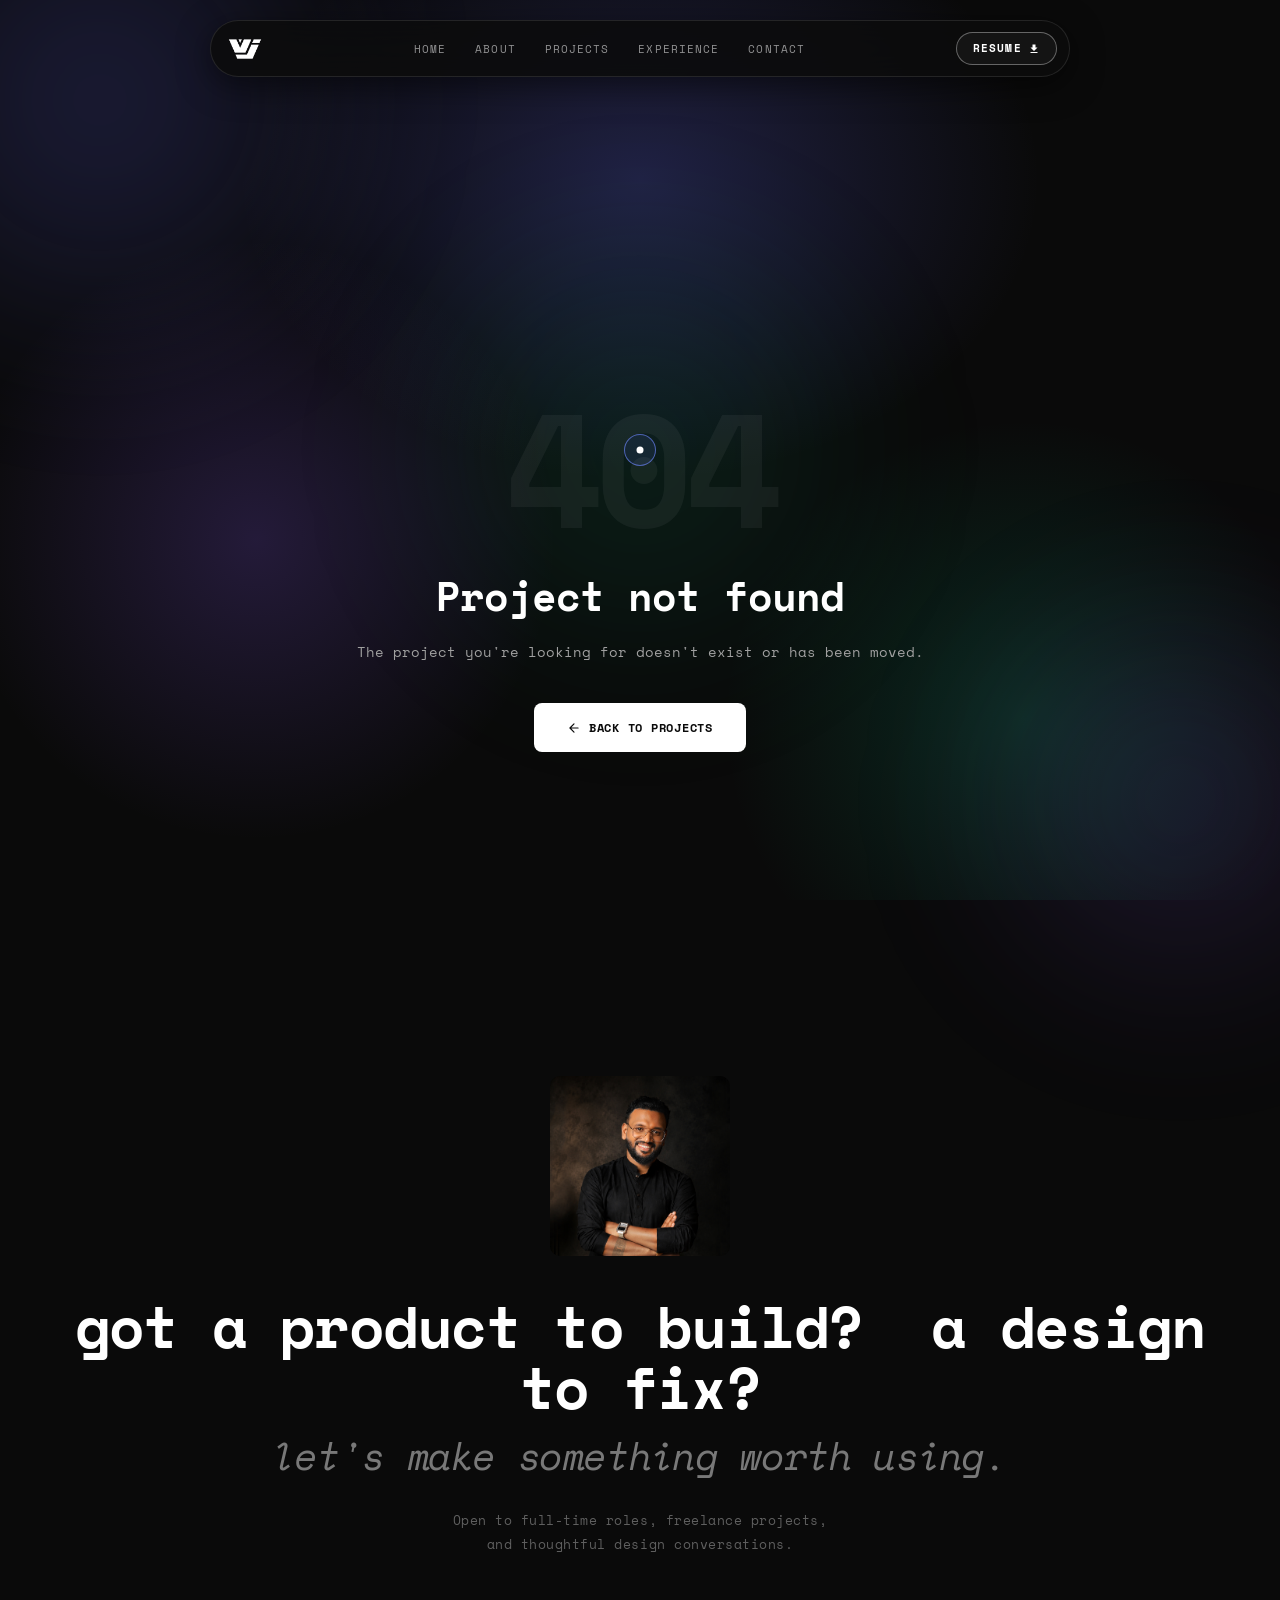
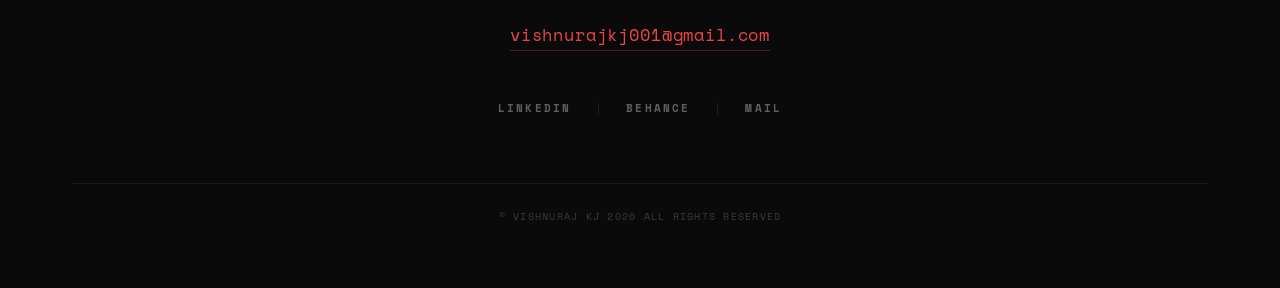
<file: project-detail.html>
<!DOCTYPE html>
<html lang="en">
<head>
  <meta charset="UTF-8" />
  <meta name="viewport" content="width=device-width, initial-scale=1.0" />
  <title>Project — Vishnuraj KJ</title>
  <link rel="icon" type="image/png" href="ui design/logo-vj.png" />
  <meta name="description" content="Project detail — Vishnuraj KJ, Senior UI/UX Designer" />

  <!-- Fonts -->
  <link rel="preconnect" href="https://fonts.googleapis.com" />
  <link rel="preconnect" href="https://fonts.gstatic.com" crossorigin />
  <link href="https://fonts.googleapis.com/css2?family=Space+Mono:ital,wght@0,400;0,700;1,400;1,700&display=swap" rel="stylesheet" />

  <!-- Styles -->
  <link rel="stylesheet" href="styles.css" />
  <link rel="stylesheet" href="project-detail.css" />
</head>
<body>

  <!-- ===================== PAGE LOADER ===================== -->
  <div id="page-loader" class="page-loader" aria-hidden="true">
    <div class="pl-inner">
      <div class="pl-logo">
        <img src="ui design/logo-vj.png" alt="VJ" class="pl-logo-img" />
      </div>
      <div class="pl-bar-track">
        <div class="pl-bar-fill" id="pl-bar-fill"></div>
      </div>
      <p class="pl-label">Loading</p>
    </div>
  </div>

  <!-- Custom cursor (same as index) -->
  <div class="cursor">
    <div class="outer"></div>
    <div class="inner"></div>
    <span class="cursor-label"></span>
  </div>

  <!-- Background blobs (same as index) -->
  <div class="blob blob-3"></div>

  <!-- ===================== NAVBAR ===================== -->
  <nav class="navbar">
    <div class="nav-inner">
      <div class="nav-logo">
        <a href="index.html" aria-label="Back to portfolio">
          <div class="nav-logo-icon">
            <img src="ui design/logo-vj.png" alt="VJ" class="nav-logo-img" />
          </div>
        </a>
      </div>

      <ul class="nav-links">
        <li><a href="index.html#home">Home</a></li>
        <li><a href="about.html">About</a></li>
        <li><a href="index.html#work">Projects</a></li>
        <li><a href="index.html#experience">Experience</a></li>
        <li><a href="index.html#contact">Contact</a></li>
      </ul>

      <div class="nav-right">
        <a href="ui design/Vishnuraj_KJ_CV_2026.pdf" download="Vishnuraj_KJ_CV_2026.pdf" class="nav-resume-btn">
          Resume
          <svg width="12" height="12" viewBox="0 0 24 24" fill="currentColor"><path d="M19 9h-4V3H9v6H5l7 7 7-7zM5 18v2h14v-2H5z"/></svg>
        </a>
      </div>

      <div class="hamburger">
        <span></span>
        <span></span>
        <span></span>
      </div>
    </div>
  </nav>

  <!-- ===================== DETAIL PAGE CONTENT (rendered by JS) ===================== -->
  <main id="detail-root" class="detail-root">

    <!-- Loading state -->
    <div id="detail-loading" class="detail-loading" aria-live="polite">
      <div class="detail-loading-inner">
        <div class="detail-spinner"></div>
        <p>Loading project…</p>
      </div>
    </div>

    <!-- Error state — hidden by CSS until JS calls showError() -->
    <div id="detail-error" class="detail-error">
      <div class="container">
        <p class="detail-error-code">404</p>
        <h1 class="detail-error-title">Project not found</h1>
        <p class="detail-error-sub">The project you're looking for doesn't exist or has been moved.</p>
        <a href="index.html#work" class="btn-primary detail-back-btn">
          <svg width="14" height="14" viewBox="0 0 24 24" fill="none" stroke="currentColor" stroke-width="2" stroke-linecap="round" stroke-linejoin="round"><path d="M19 12H5M12 5l-7 7 7 7"/></svg>
          Back to Projects
        </a>
      </div>
    </div>

    <!-- Project content — hidden by CSS until JS calls showContent() -->
    <div id="detail-content" style="display:none;">

      <!-- Hero band -->
      <section class="pd-hero">
        <div class="container">

          <!-- Breadcrumb -->
          <nav class="pd-breadcrumb" aria-label="breadcrumb">
            <a href="index.html" class="pd-bc-link">Home</a>
            <span class="pd-bc-sep" aria-hidden="true">/</span>
            <a href="index.html#work" class="pd-bc-link">Projects</a>
            <span class="pd-bc-sep" aria-hidden="true">/</span>
            <span class="pd-bc-current" id="pd-bc-title"></span>
          </nav>

          <!-- Title block -->
          <div class="pd-hero-head">
            <span class="pd-chip" id="pd-chip"></span>
            <h1 class="pd-title" id="pd-title"></h1>
            <p class="pd-subtitle" id="pd-subtitle"></p>
          </div>

          <!-- Meta pills -->
          <div class="pd-meta-row" id="pd-meta-row">
            <!-- Role, Duration, Platform — injected by JS -->
          </div>

        </div>
      </section>

      <!-- Full-size image gallery -->
      <section class="pd-gallery-section" id="pd-gallery-section">
        <div class="container">
          <div class="pd-gallery" id="pd-gallery">
            <!-- Injected by renderProject() in project-detail.js -->
          </div>
        </div>
      </section>

      <!-- Overview + Process -->
      <section class="pd-body">
        <div class="container">
          <div class="pd-body-grid">

            <!-- Left: overview & tags -->
            <div class="pd-overview-col fade-in">
              <p class="pd-section-eyebrow">// overview</p>
              <p class="pd-overview-text" id="pd-overview"></p>

              <div class="pd-tags-group">
                <p class="pd-section-eyebrow">// disciplines</p>
                <div class="pd-tags" id="pd-tags"></div>
              </div>
            </div>

            <!-- Right: design process -->
            <div class="pd-process-col fade-in">
              <p class="pd-section-eyebrow">// process</p>
              <ol class="pd-process-list" id="pd-process-list"></ol>
            </div>

          </div>
        </div>
      </section>

      <!-- CTA — Know More (Behance) + Back -->
      <section class="pd-cta-section">
        <div class="container">
          <div class="pd-cta-inner fade-in">
            <p class="pd-cta-label">Want the full case study?</p>
            <h2 class="pd-cta-title">See it on Behance</h2>
            <div class="pd-cta-actions">
              <a id="pd-behance-btn" href="#" target="_blank" rel="noopener noreferrer" class="btn-primary pd-know-more-btn">
                Know More
                <svg width="14" height="14" viewBox="0 0 24 24" fill="none" stroke="currentColor" stroke-width="2.5" stroke-linecap="round" stroke-linejoin="round" aria-hidden="true">
                  <path d="M18 13v6a2 2 0 0 1-2 2H5a2 2 0 0 1-2-2V8a2 2 0 0 1 2-2h6"/>
                  <polyline points="15 3 21 3 21 9"/>
                  <line x1="10" y1="14" x2="21" y2="3"/>
                </svg>
              </a>
              <a href="index.html#work" class="btn-secondary">
                <svg width="14" height="14" viewBox="0 0 24 24" fill="none" stroke="currentColor" stroke-width="2" stroke-linecap="round" stroke-linejoin="round" aria-hidden="true"><path d="M19 12H5M12 5l-7 7 7 7"/></svg>
                All Projects
              </a>
            </div>
          </div>
        </div>
      </section>

      <!-- Next project navigation -->
      <section class="pd-nav-section">
        <div class="container">
          <div class="pd-proj-nav" id="pd-proj-nav">
            <!-- Injected by JS -->
          </div>
        </div>
      </section>

    </div><!-- /#detail-content -->

  </main>

  <!-- ===================== FOOTER ===================== -->
  <footer id="contact" class="footer">
    <div class="footer-dots"></div>
    <div class="footer-inner">
      <div class="footer-avatar-wrap">
        <img src="ui design/Vishnuraj-1.jpg" alt="Vishnuraj KJ" class="footer-avatar" />
      </div>
      <div class="footer-headline">
        <span class="footer-hl-bold">got a product to build?&nbsp; a design to fix?</span>
        <span class="footer-hl-italic">let's make something worth using.</span>
      </div>
      <p class="footer-sub">
        Open to full-time roles, freelance projects,<br />
        and thoughtful design conversations.
      </p>
      <a href="mailto:vishnurajkj001@gmail.com" class="footer-email">vishnurajkj001@gmail.com</a>
      <nav class="footer-socials">
        <a href="https://www.linkedin.com/in/vishnuraj-k-j-28051b1a0" target="_blank" rel="noopener noreferrer">LinkedIn</a>
        <span class="footer-social-sep">|</span>
        <a href="https://behance.net/vishnurajkj" target="_blank" rel="noopener noreferrer">Behance</a>
        <span class="footer-social-sep">|</span>
        <a href="mailto:vishnurajkj001@gmail.com">Mail</a>
      </nav>
      <div class="footer-bar">
        <p>&copy; Vishnuraj KJ 2026 ALL RIGHTS RESERVED</p>
      </div>
    </div>
  </footer>

  <!-- Back to Top Button -->
  <button class="back-to-top" id="backToTop" aria-label="Back to top">
      <span class="btt-arrow">
          <svg viewBox="0 0 24 24" fill="none" stroke="currentColor" stroke-width="2" stroke-linecap="round" stroke-linejoin="round">
              <line x1="12" y1="19" x2="12" y2="5"></line>
              <polyline points="5 12 12 5 19 12"></polyline>
          </svg>
      </span>
      <span class="btt-label">TOP</span>
      <span class="btt-line"></span>
  </button>

  <!-- Shared project data -->
  <script src="projects/data.js"></script>
  <!-- Page logic -->
  <script src="project-detail.js"></script>
</body>
</html>
</file>
<file: styles.css>
/* ---- Custom cursor ---- */

/* Hide the native cursor on non-touch devices */
@media (pointer: fine) {
    * { cursor: none !important; }
}

/* Wrapper — positioned by JS via left/top */
.cursor {
    position: fixed;
    top: 0;
    left: 0;
    pointer-events: none;
    z-index: 9999;
}

/* Outer ring — theme purple/indigo */
.cursor .outer {
    width: 32px;
    height: 32px;
    border-radius: 50%;
    background: rgba(102, 126, 234, 0.12);
    border: 1.5px solid rgba(102, 126, 234, 0.7);
    position: absolute;
    top: 0;
    left: 0;
    transform: translate(-50%, -50%);
    transition: width 0.2s ease, height 0.2s ease,
                background 0.2s ease, border-color 0.2s ease;
}

/* Inner dot — solid white */
.cursor .inner {
    width: 7px;
    height: 7px;
    border-radius: 50%;
    background: #fff;
    position: absolute;
    top: 0;
    left: 0;
    transform: translate(-50%, -50%);
    transition: width 0.15s ease, height 0.15s ease,
                background 0.15s ease;
}

/* Hover state: ring expands, shifts toward accent-purple */
.cursor.cursor--hover .outer {
    width: 52px;
    height: 52px;
    background: rgba(139, 92, 246, 0.14);
    border-color: rgba(139, 92, 246, 0.9);
}

/* Hover state: inner dot picks up the accent-purple */
.cursor.cursor--hover .inner {
    width: 10px;
    height: 10px;
    background: #8b5cf6;
}

/* Click state: both compress and glow */
.cursor.cursor--click .outer {
    width: 22px;
    height: 22px;
    background: rgba(102, 126, 234, 0.35);
    border-color: rgba(102, 126, 234, 1);
}

.cursor.cursor--click .inner {
    width: 5px;
    height: 5px;
    background: #667eea;
}

/* ---- Experience card cursor state ---- */

/* Label element — hidden by default */
.cursor-label {
    position: absolute;
    top: 0;
    left: 0;
    transform: translate(14px, -50%);
    font-family: 'Space Mono', monospace;
    font-size: 0.6rem;
    font-weight: 700;
    letter-spacing: 0.12em;
    text-transform: uppercase;
    color: #ffffff;
    white-space: nowrap;
    opacity: 0;
    transition: opacity 0.2s ease;
    pointer-events: none;
}

/* Large ring when hovering experience cards */
.cursor.cursor--exp .outer {
    width: 90px;
    height: 90px;
    background: rgba(102, 126, 234, 0.1);
    border-color: rgba(102, 126, 234, 0.85);
    border-width: 1.5px;
}

/* Inner dot shrinks to near-nothing so the label reads cleanly */
.cursor.cursor--exp .inner {
    width: 4px;
    height: 4px;
    background: #667eea;
}

/* Show the label */
.cursor.cursor--exp .cursor-label {
    opacity: 1;
}

/* ---- CSS Custom Properties */
:root {
    --primary-bg: #0a0a0a;
    --secondary-bg: #111111;
    --card-bg: #1a1a1a;
    --text-primary: #ffffff;
    --text-secondary: #a0a0a0;
    --accent-blue: #3b82f6;
    --accent-green: #10b981;
    --accent-purple: #8b5cf6;
    --accent-pink: #ec4899;
    --border-color: #2a2a2a;
    --gradient-primary: linear-gradient(135deg, #667eea 0%, #764ba2 100%);
    --gradient-secondary: linear-gradient(135deg, #f093fb 0%, #f5576c 100%);
    --gradient-blue: linear-gradient(135deg, #3b82f6 0%, #1d4ed8 100%);
    --gradient-purple: linear-gradient(135deg, #8b5cf6 0%, #7c3aed 100%);
    --font-primary: 'Space Mono', monospace;
    --transition: all 0.3s cubic-bezier(0.4, 0, 0.2, 1);
    --highlight-glow: rgba(255, 255, 255, 0.4);
    --shadow-sm: 0 1px 2px 0 rgba(0, 0, 0, 0.05);
    --shadow-md: 0 4px 6px -1px rgba(0, 0, 0, 0.1);
    --shadow-lg: 0 10px 15px -3px rgba(0, 0, 0, 0.1);
    --shadow-xl: 0 20px 25px -5px rgba(0, 0, 0, 0.1);
}

/* Reset and Base Styles */
* {
    margin: 0;
    padding: 0;
    box-sizing: border-box;
}

html {
    scroll-behavior: smooth;
    font-size: 16px;
}

body {
    font-family: var(--font-primary);
    background: 
        radial-gradient(ellipse 800px 600px at 50% 20%, rgba(99, 102, 241, 0.25) 0%, transparent 50%),
        radial-gradient(ellipse 600px 600px at 20% 60%, rgba(139, 92, 246, 0.2) 0%, transparent 50%),
        radial-gradient(ellipse 600px 600px at 80% 80%, rgba(16, 185, 129, 0.18) 0%, transparent 50%),
        var(--primary-bg);
    background-attachment: fixed;
    background-position: center;
    background-repeat: no-repeat;
    color: var(--text-primary);
    line-height: 1.6;
    overflow-x: hidden;
    position: relative;
}

/* Animated Blobs */
body::before,
body::after {
    content: '';
    position: fixed;
    border-radius: 50%;
    filter: blur(80px);
    opacity: 0.6;
    pointer-events: none;
    z-index: 0;
}

body::before {
    width: 600px;
    height: 600px;
    background: radial-gradient(circle, rgba(99, 102, 241, 0.4) 0%, transparent 70%);
    top: -200px;
    left: -200px;
    animation: blob1 25s ease-in-out infinite;
}

body::after {
    width: 500px;
    height: 500px;
    background: radial-gradient(circle, rgba(139, 92, 246, 0.3) 0%, transparent 70%);
    bottom: -150px;
    right: -150px;
    animation: blob2 20s ease-in-out infinite;
}

@keyframes blob1 {
    0%, 100% {
        transform: translate(0, 0) scale(1);
    }
    25% {
        transform: translate(100px, 150px) scale(1.1);
    }
    50% {
        transform: translate(200px, 50px) scale(0.9);
    }
    75% {
        transform: translate(50px, 200px) scale(1.05);
    }
}

@keyframes blob2 {
    0%, 100% {
        transform: translate(0, 0) scale(1);
    }
    33% {
        transform: translate(-150px, -100px) scale(1.15);
    }
    66% {
        transform: translate(-50px, -200px) scale(0.95);
    }
}

/* Third blob - center */
.blob-3 {
    position: fixed;
    width: 550px;
    height: 550px;
    background: radial-gradient(circle, rgba(16, 185, 129, 0.25) 0%, transparent 70%);
    border-radius: 50%;
    filter: blur(80px);
    opacity: 0.6;
    pointer-events: none;
    z-index: 0;
    top: 50%;
    left: 50%;
    transform: translate(-50%, -50%);
    animation: blob3 30s ease-in-out infinite;
}

@keyframes blob3 {
    0%, 100% {
        transform: translate(-50%, -50%) scale(1);
    }
    20% {
        transform: translate(-40%, -60%) scale(1.1);
    }
    40% {
        transform: translate(-60%, -40%) scale(0.9);
    }
    60% {
        transform: translate(-45%, -55%) scale(1.05);
    }
    80% {
        transform: translate(-55%, -45%) scale(0.95);
    }
}

.container {
    max-width: 1440px;
    margin: 0 auto;
    padding: 0 3rem;
    padding: 0 2.5rem;
    position: relative;
    z-index: 1;
}

/* Navigation */
.navbar {
    position: fixed;
    top: 0;
    left: 0;
    right: 0;
    z-index: 1000;
    padding: 1.25rem 1.5rem;
    transition: all 0.4s cubic-bezier(0.4, 0, 0.2, 1);
    display: flex;
    justify-content: center;
}

.navbar.scrolled {
    padding: 0.85rem 1.5rem;
}

/* The actual pill container */
.nav-inner {
    width: 100%;
    max-width: 860px;
    padding: 0.6rem 0.75rem 0.6rem 1rem;
    display: grid;
    grid-template-columns: auto 1fr auto;
    align-items: center;
    gap: 1rem;
    background: rgba(12, 12, 12, 0.88);
    backdrop-filter: blur(24px);
    -webkit-backdrop-filter: blur(24px);
    border: 1px solid rgba(255, 255, 255, 0.1);
    border-radius: 50px;
    box-shadow: 0 8px 32px rgba(0, 0, 0, 0.5);
    transition: all 0.4s cubic-bezier(0.4, 0, 0.2, 1);
}

.navbar.scrolled .nav-inner {
    box-shadow: 0 12px 40px rgba(0, 0, 0, 0.65);
    border-color: rgba(255, 255, 255, 0.13);
}

/* Logo icon */
.nav-logo {
    display: flex;
    align-items: center;
    flex-shrink: 0;
}

.nav-logo-icon {
    width: 36px;
    height: 36px;
    border: none;
    border-radius: 8px;
    display: flex;
    align-items: center;
    justify-content: center;
    color: var(--text-primary);
    transition: var(--transition);
    overflow: hidden;
    /* padding: 2px; */
}

.nav-logo-img {
    width: 100%;
    height: 100%;
    object-fit: contain;
    display: block;
    filter: brightness(0) invert(1);
}

.nav-logo-icon:hover {
    background: rgba(255, 255, 255, 0.06);
    border-radius: 8px;
}

/* Center nav links — no background pill of their own now, just spaced links */
.nav-links {
    display: flex;
    list-style: none;
    gap: 0;
    align-items: center;
    justify-content: center;
    background: transparent;
    border: none;
    border-radius: 0;
    padding: 0;
}

.nav-links li a {
    color: rgba(255, 255, 255, 0.55);
    text-decoration: none;
    font-family: var(--font-primary);
    font-size: 0.7rem;
    font-weight: 400;
    letter-spacing: 0.1em;
    text-transform: uppercase;
    padding: 0.5rem 0.9rem;
    border-radius: 50px;
    transition: var(--transition);
    display: block;
    white-space: nowrap;
}

.nav-links li a:hover,
.nav-links li a.active {
    color: var(--text-primary);
    background: rgba(255, 255, 255, 0.08);
}

/* Right side */
.nav-right {
    display: flex;
    justify-content: flex-end;
    align-items: center;
    flex-shrink: 0;
}

.nav-resume-btn {
    display: inline-flex;
    align-items: center;
    gap: 0.4rem;
    padding: 0.45rem 1rem;
    font-family: var(--font-primary);
    font-size: 0.68rem;
    font-weight: 700;
    text-transform: uppercase;
    letter-spacing: 0.1em;
    color: var(--text-primary);
    text-decoration: none;
    border: 1.5px solid rgba(255, 255, 255, 0.35);
    border-radius: 50px;
    background: rgba(255, 255, 255, 0.04);
    transition: var(--transition);
    white-space: nowrap;
}

.nav-resume-btn:hover {
    background: rgba(255, 255, 255, 0.1);
    border-color: rgba(255, 255, 255, 0.75);
    transform: translateY(-1px);
}

.hamburger {
    display: none;
    flex-direction: column;
    cursor: pointer;
    gap: 4px;
    flex-shrink: 0;
    margin-left: auto;
}

.hamburger span {
    width: 20px;
    height: 2px;
    background: var(--text-primary);
    transition: var(--transition);
    border-radius: 2px;
}

/* =============================================
   HERO SECTION — 3-column grid layout
   ============================================= */

/* ── Outer shell ── */
.hero-section {
    position: relative;
    min-height: 100vh;
    max-height: 100vh;
    height: 100vh;
    display: grid;
    /* Equal left | center | right columns */
    grid-template-columns: 1fr 1fr 1fr;
    grid-template-rows: 1fr;
    z-index: 1;
    /* background: var(--primary-bg); */
    /* No overflow:hidden — scroll animation slides elements outward */
}

/* ── Noise grain texture ── */
.hero-noise {
    position: absolute;
    inset: 0;
    background-image: url("data:image/svg+xml,%3Csvg viewBox='0 0 256 256' xmlns='http://www.w3.org/2000/svg'%3E%3Cfilter id='noise'%3E%3CfeTurbulence type='fractalNoise' baseFrequency='0.9' numOctaves='4' stitchTiles='stitch'/%3E%3C/filter%3E%3Crect width='100%25' height='100%25' filter='url(%23noise)'/%3E%3C/svg%3E");
    opacity: 0.025;
    pointer-events: none;
    z-index: 10;
    mix-blend-mode: overlay;
}

/* ══════════════════════════════════════════
   COLUMN BASE
══════════════════════════════════════════ */
.hero-col {
    position: relative;
    display: flex;
    flex-direction: column;
    padding: calc(80px + 5rem) 5vw 5rem;
    z-index: 2;
}

/* ══════════════════════════════════════════
   COL LEFT — Greeting + Specs + CTA
══════════════════════════════════════════ */
.hero-col--left {
    grid-column: 1;
    grid-row: 1;
    justify-content: space-between;
}

/* Greeting block */
.hero-greeting-block {
    will-change: transform, opacity;
}

.hero-hello {
    font-family: var(--font-primary);
    font-size: clamp(1.1rem, 1.6vw, 1.45rem);
    font-weight: 700;
    color: var(--text-primary);
    letter-spacing: -0.01em;
    margin: 0 0 0.2rem;
    line-height: 1.2;
}

.hero-welcome {
    font-family: var(--font-primary);
    font-size: clamp(0.7rem, 0.9vw, 0.82rem);
    color: var(--text-secondary);
    margin: 0;
    letter-spacing: 0.04em;
}

.hero-welcome em { font-style: italic; }

/* Availability badge */
.hero-avail {
    display: inline-flex;
    align-items: center;
    gap: 0.5rem;
    padding: 0.32rem 0.9rem;
    background: rgba(16, 185, 129, 0.08);
    border: 1px solid rgba(16, 185, 129, 0.28);
    border-radius: 50px;
    font-family: var(--font-primary);
    font-size: 0.62rem;
    font-weight: 700;
    letter-spacing: 0.1em;
    text-transform: uppercase;
    color: #34d399;
    will-change: transform, opacity;
}

.avail-dot {
    width: 6px;
    height: 6px;
    border-radius: 50%;
    background: #10b981;
    flex-shrink: 0;
    animation: pulseGreen 2.4s ease-in-out infinite;
}

@keyframes pulseGreen {
    0%, 100% { box-shadow: 0 0 0 2px rgba(16, 185, 129, 0.3); }
    50%       { box-shadow: 0 0 0 5px rgba(16, 185, 129, 0.12); }
}

/* Specialisms list */
.hero-spec-list {
    list-style: none;
    padding: 0;
    margin: 0;
    display: flex;
    flex-direction: column;
    gap: 0.6rem;
    will-change: transform, opacity;
}

.hero-spec-list li {
    font-family: var(--font-primary);
    font-size: clamp(0.65rem, 0.9vw, 0.8rem);
    color: rgba(255, 255, 255, 0.45);
    letter-spacing: 0.04em;
    line-height: 1.6;
}

/* CTA row */
.hero-cta-row {
    display: flex;
    align-items: center;
    gap: 1.1rem;
    flex-wrap: wrap;
    will-change: transform, opacity;
}

.hero-cta-primary {
    display: inline-flex;
    align-items: center;
    gap: 0.5rem;
    padding: 0.65rem 1.4rem;
    background: #ffffff;
    color: #0a0a0a;
    font-family: var(--font-primary);
    font-size: 0.68rem;
    font-weight: 700;
    text-transform: uppercase;
    letter-spacing: 0.1em;
    text-decoration: none;
    border-radius: 6px;
    transition: background 0.25s ease, transform 0.2s ease, box-shadow 0.25s ease;
    white-space: nowrap;
}

.hero-cta-primary:hover {
    background: #e8e8e8;
    transform: translateY(-2px);
    box-shadow: 0 8px 28px rgba(255, 255, 255, 0.14);
}

.hero-cta-ghost {
    display: inline-flex;
    align-items: center;
    gap: 0.5rem;
    padding: 0.65rem 1.2rem;
    background: transparent;
    color: rgba(255, 255, 255, 0.55);
    font-family: var(--font-primary);
    font-size: 0.68rem;
    font-weight: 700;
    text-transform: uppercase;
    letter-spacing: 0.1em;
    text-decoration: none;
    border: 1px solid rgba(255, 255, 255, 0.18);
    border-radius: 6px;
    transition: color 0.2s ease, border-color 0.2s ease, transform 0.2s ease;
    white-space: nowrap;
}

.hero-cta-ghost:hover {
    color: #fff;
    border-color: rgba(255, 255, 255, 0.5);
    transform: translateY(-2px);
}

/* ══════════════════════════════════════════
   COL CENTER — Avail badge + Photo frame + Scroll hint
══════════════════════════════════════════ */
.hero-col--center {
    grid-column: 2;
    grid-row: 1;
    display: flex;
    flex-direction: column;
    align-items: center;
    justify-content: center;
    padding: calc(80px + 4rem) 3vw 4rem;
    z-index: 3;
}

/* Avail badge sits at the very top of center col */
.hero-col--center .hero-avail {
    align-self: center;
    margin-bottom: 2.2rem;
    will-change: transform, opacity;
}

/* Wrapper — holds the shape behind the photo frame */
.hero-photo-wrap {
    position: relative;
    flex-shrink: 0;
    margin-bottom: 1rem;
    display: flex;    align-items: center;
    justify-content: center;
}

/* ── Large decorative circle shape behind the photo ── */
.hero-photo-wrap::before {
    content: none;
}

/* ── Smaller offset ring ── */
.hero-photo-wrap::after {
    content: none;
}

/* ── SVG organic blob shape ── */
.hero-shape-blob {
    position: absolute;
    width: 380px;
    height: 380px;
    top: 43%;
    left: 50%;
    transform: translate(-50%, -50%);
    z-index: 0;
    animation: blobMorph 12s ease-in-out infinite alternate;
    pointer-events: none;
}

.hero-shape-blob path {
    fill: rgba(66, 69, 245, 0.22);
    /* stroke: rgba(139, 92, 246, 0.55); */
    /* stroke-width: 1.2; */
}

@keyframes blobMorph {
    0%   { transform: translate(-50%, -50%) rotate(0deg)   scale(1); }
    50%  { transform: translate(-50%, -50%) rotate(8deg)   scale(1.05); }
    100% { transform: translate(-50%, -50%) rotate(-4deg)  scale(0.97); }
}

.hero-photo-frame {
    position: relative;
    width: 100%;
    height: 460px;
    max-width: 400px;
    /* border-radius: 0; */
    overflow: visible;
    flex-shrink: 0;
    z-index: 1;
    background: transparent;
}

/* Remove inner border ring */
/* .hero-photo-frame::after {
    content: none;
} */

/* No overlay on photo frame */
.hero-photo-frame::after {
    content: none;
}

.hero-photo {
    width: 100%;
    height: 100%;
    object-fit: cover;
    object-position: center top;
    /* display: block; */
    filter: brightness(0.92) contrast(1.05);
    transition: transform 0.8s ease;
}

/* .hero-photo-frame:hover .hero-photo {
    transform: scale(1.03);
} */

/* Scroll hint — below photo frame */
.hero-scroll-hint {
    display: flex;
    flex-direction: column;
    align-items: center;
    gap: 0.45rem;
    margin-top: 1.2rem;
    will-change: transform, opacity;
}

.scroll-label {
    font-family: var(--font-primary);
    font-size: 0.55rem;
    letter-spacing: 0.25em;
    text-transform: uppercase;
    color: rgba(255,255,255,0.22);
}

.scroll-line {
    width: 1px;
    height: 44px;
    background: linear-gradient(to bottom, rgba(255,255,255,0.22), transparent);
    animation: scrollPulse 2s ease-in-out infinite;
}

.scroll-arrow {
    color: rgba(255,255,255,0.22);
    animation: scrollPulse 2s ease-in-out infinite;
    animation-delay: 0.3s;
}

@keyframes scrollPulse {
    0%, 100% { opacity: 0.3;  transform: translateY(0); }
    50%       { opacity: 0.75; transform: translateY(4px); }
}

/* ══════════════════════════════════════════
   COL RIGHT — Descriptor + Name
══════════════════════════════════════════ */
.hero-col--right {
    grid-column: 3;
    grid-row: 1;
    justify-content: space-between;
    align-items: flex-end;
    text-align: right;
}

.hero-descriptor {
    font-family: var(--font-primary);
    font-size: clamp(0.72rem, 1vw, 0.9rem);
    color: var(--text-secondary);
    line-height: 2.2;
    letter-spacing: 0.01em;
    will-change: transform, opacity;
    align-self: flex-end;
    text-align: right;
    margin: 0;
}

.hero-descriptor em {
    color: rgba(255, 255, 255, 0.72);
    font-style: italic;
}

.hero-name-block {
    will-change: transform, opacity;
    align-self: flex-end;
}

.hero-im {
    font-family: var(--font-primary);
    font-size: clamp(0.7rem, 1vw, 0.85rem);
    color: var(--text-secondary);
    letter-spacing: 0.25em;
    text-transform: uppercase;
    margin: 0 0 0.1rem;
    font-style: italic;
    display: block;
}

.hero-name {
    font-family: var(--font-primary);
    font-weight: 700;
    color: var(--text-primary);
    margin: 0;
    line-height: 0.88;
    letter-spacing: -0.03em;
    /* font-size: clamp(4rem, 8.5vw, 10rem); */
    font-size: clamp(2.8rem, 6vw, 6.5rem);
    display: block;
}

.hn-line {
    display: block;
    will-change: transform, opacity;
}

/* ══════════════════════════════════════════
   MARQUEE STRIP
══════════════════════════════════════════ */
.hero-marquee-strip {
    width: 100%;
    border-top: 1px solid rgba(255, 255, 255, 0.07);
    border-bottom: 1px solid rgba(255, 255, 255, 0.07);
    overflow: hidden;
    padding: 0.85rem 0;
    background: rgba(255, 255, 255, 0.02);
    position: relative;
    z-index: 5;
}

.marquee-track {
    display: flex;
    align-items: center;
    gap: 0;
    white-space: nowrap;
    animation: marqueeScroll 28s linear infinite;
    will-change: transform;
}

.marquee-track span {
    font-family: var(--font-primary);
    font-size: 0.65rem;
    font-weight: 400;
    letter-spacing: 0.18em;
    text-transform: uppercase;
    color: rgba(255, 255, 255, 0.35);
    padding: 0 1.4rem;
    white-space: nowrap;
}

.marquee-track .msep {
    color: rgba(99, 102, 241, 0.5);
    font-size: 0.5rem;
    padding: 0;
    letter-spacing: 0;
}

@keyframes marqueeScroll {
    from { transform: translateX(0); }
    to   { transform: translateX(-50%); }
}

/* ══════════════════════════════════════════
   ENTRANCE ANIMATIONS
   fill-mode: both → `from` hides before delay fires,
   `to` holds final state. JS strips `animation` after
   entrance ends and takes over via inline style.
══════════════════════════════════════════ */

/* ── Left column ── */
/* greeting: slides up from below */
.hero-greeting-block { animation: heroFadeUp    0.65s cubic-bezier(0.22,1,0.36,1) 0.20s both; }
/* avail badge: pops in with a slight scale bounce — green badge deserves a spring */
.hero-avail          { animation: heroBounceIn  0.60s cubic-bezier(0.34,1.56,0.64,1) 0.38s both; }
/* spec list: slides up, slightly after greeting */
.hero-spec-list      { animation: heroFadeUp    0.65s cubic-bezier(0.22,1,0.36,1) 0.52s both; }

/* ── Center column ── */
/* photo frame: scales up from slightly smaller — focal reveal */
.hero-photo-wrap     { animation: heroScaleIn   0.90s cubic-bezier(0.22,1,0.36,1) 0.10s both; }
/* CTA buttons: slide up as a unit after photo settles */
.hero-cta-row        { animation: heroFadeUp    0.65s cubic-bezier(0.22,1,0.36,1) 0.68s both; }

/* ── Right column ── */
/* descriptor: fades down from above, text flows in */
.hero-descriptor        { animation: heroFadeDown   0.65s cubic-bezier(0.22,1,0.36,1) 0.28s both; }
/* name block container: slides up */
.hero-name-block        { animation: heroFadeUp     0.65s cubic-bezier(0.22,1,0.36,1) 0.40s both; }
/* each name line slides in from the right with increasing stagger */
.hn-line[data-line="0"] { animation: heroSlideRight 0.70s cubic-bezier(0.22,1,0.36,1) 0.48s both; }
.hn-line[data-line="1"] { animation: heroSlideRight 0.70s cubic-bezier(0.22,1,0.36,1) 0.60s both; }
.hn-line[data-line="2"] { animation: heroSlideRight 0.70s cubic-bezier(0.22,1,0.36,1) 0.72s both; }

@keyframes heroFadeUp {
    from { opacity: 0; transform: translateY(28px); }
    to   { opacity: 1; transform: translateY(0); }
}

@keyframes heroFadeDown {
    from { opacity: 0; transform: translateY(-22px); }
    to   { opacity: 1; transform: translateY(0); }
}

@keyframes heroSlideRight {
    from { opacity: 0; transform: translateX(36px); }
    to   { opacity: 1; transform: translateX(0); }
}

@keyframes heroScaleIn {
    from { opacity: 0; transform: scale(0.90) translateY(18px); }
    to   { opacity: 1; transform: scale(1)    translateY(0); }
}

/* Spring-pop for the availability badge */
@keyframes heroBounceIn {
    from { opacity: 0; transform: scale(0.75) translateY(10px); }
    to   { opacity: 1; transform: scale(1)    translateY(0); }
}

/* ══════════════════════════════════════════
   RESPONSIVE
══════════════════════════════════════════ */

/* Tablet (≤960px): 2-col — center photo spans full top, left+right side by side below */
@media (max-width: 960px) {
    .hero-section {
        grid-template-columns: 1fr 1fr;
        grid-template-rows: auto auto;
        height: auto;
        min-height: auto;
        max-height: none;
    }
    .hero-col--left {
        grid-column: 1; grid-row: 2;
        padding: 2rem 2rem 2rem;
        align-items: flex-start;
        gap: 2rem;
    }
    .hero-col--center {
        grid-column: 1 / -1; grid-row: 1;
        padding: calc(80px + 1.5rem) 2rem 1.5rem;
        align-items: center;
    }
    .hero-col--right {
        grid-column: 2; grid-row: 2;
        padding: 2rem 2rem 2rem;
        align-items: flex-end;
    }
    .hero-photo-frame { max-width: 260px; height: 320px; }
    .hero-name        { font-size: clamp(3rem, 10vw, 6rem); }
    .hero-cta-row     { justify-content: center; }
}

/* Mobile (≤600px): single column, everything centered */
@media (max-width: 600px) {
    .hero-section {
        grid-template-columns: 1fr;
        grid-template-rows: auto auto auto;
        height: auto;
        min-height: auto;
        max-height: none;
        padding-bottom: 3rem;
    }

    /* Order: center (photo) → right (name) → left (greeting+spec) */
    .hero-col--center {
        grid-column: 1; grid-row: 1;
        padding: calc(80px + 1rem) 1.5rem 1rem;
        align-items: center;
        justify-content: flex-start;
    }
    .hero-col--right {
        grid-column: 1; grid-row: 2;
        padding: 1.25rem 1.5rem 0;
        align-items: center;
        text-align: center;
    }
    .hero-col--left {
        grid-column: 1; grid-row: 3;
        padding: 1.5rem 1.5rem 2rem;
        align-items: center;
        text-align: center;
    }

    /* Center all text on mobile */
    .hero-greeting-block { text-align: center; }
    .hero-spec-list      { text-align: center; align-items: center; }
    .hero-descriptor     { align-self: center; text-align: center; }
    .hero-name-block     { text-align: center; align-self: center; }
    .hero-im             { text-align: center; }
    .hero-avail          { align-self: center; }
    .hero-cta-row        { justify-content: center; flex-direction: row; flex-wrap: wrap; }

    /* .hero-photo-frame { max-width: 200px; height: 260px; } */
    .hero-name        { font-size: clamp(3.2rem, 16vw, 5.5rem); }
    .hero-descriptor  { font-size: 0.78rem; }
}

/* Scroll Animation Classes */
.fade-in {
    opacity: 0;
    transform: translateY(30px);
    transition: opacity 0.6s ease-out, transform 0.6s ease-out;
}

.fade-in.visible {
    opacity: 1;
    transform: translateY(0);
}

.fade-in-left {
    opacity: 0;
    transform: translateX(-50px);
    transition: opacity 0.6s ease-out, transform 0.6s ease-out;
}

.fade-in-left.visible {
    opacity: 1;
    transform: translateX(0);
}

.fade-in-right {
    opacity: 0;
    transform: translateX(50px);
    transition: opacity 0.6s ease-out, transform 0.6s ease-out;
}

.fade-in-right.visible {
    opacity: 1;
    transform: translateX(0);
}

.scale-in {
    opacity: 0;
    transform: scale(0.9);
    transition: opacity 0.6s ease-out, transform 0.6s ease-out;
}

.scale-in.visible {
    opacity: 1;
    transform: scale(1);
}


.logos-grid {
    display: flex;
    justify-content: center;
    align-items: center;
    gap: 1.5rem;
    flex-wrap: wrap;
    margin-bottom: 4rem;
}

.logo-item {
    animation: fadeInUp 0.6s ease-out forwards;
    opacity: 0;
}

.logo-box {
    width: 90px;
    height: 90px;
    background: rgba(255, 255, 255, 0.05);
    backdrop-filter: blur(10px);
    border: 1px solid rgba(255, 255, 255, 0.1);
    border-radius: 20px;
    display: flex;
    align-items: center;
    justify-content: center;
    transition: all 0.3s ease;
    cursor: pointer;
}

.logo-box:hover {
    background: rgba(255, 255, 255, 0.1);
    backdrop-filter: blur(15px);
    border-color: rgba(255, 255, 255, 0.2);
    transform: translateY(-5px);
}

.logo-box svg {
    width: 45px;
    height: 45px;
}

/* Breaking Animation */
.logos-break {
    display: flex;
    justify-content: center;
    align-items: center;
    gap: 2rem;
    flex-wrap: wrap;
    position: relative;
}

.break-logo {
    width: 80px;
    height: 80px;
    background: rgba(255, 255, 255, 0.05);
    backdrop-filter: blur(10px);
    border: 1px solid rgba(255, 255, 255, 0.1);
    border-radius: 18px;
    display: flex;
    align-items: center;
    justify-content: center;
    animation: breakApart 1.5s ease-out forwards;
    opacity: 0;
}

.break-logo svg {
    width: 40px;
    height: 40px;
}

@keyframes fadeInUp {
    from {
        opacity: 0;
        transform: translateY(30px);
    }
    to {
        opacity: 1;
        transform: translateY(0);
    }
}

@keyframes breakApart {
    0% {
        opacity: 0;
        transform: scale(0.8) translateY(-20px);
    }
    50% {
        opacity: 1;
        transform: scale(1.1) translateY(0);
    }
    100% {
        opacity: 1;
        transform: scale(1) translateY(0);
    }
}

/* Portfolio Section */
.portfolio {
    padding: 5rem 0;
    /* background: rgba(10, 10, 10, 0.3); */
    backdrop-filter: blur(10px);
    position: relative;
}

/* Section Headers */
.section-header {
    text-align: center;
    margin-bottom: 4rem;
    /* opacity: 0;
    transform: translateY(30px); */
}

.section-header h2 {
    font-size: clamp(2rem, 5vw, 3rem);
    font-weight: 300;
    margin-bottom: 1rem;
    color: var(--text-primary);
}

.section-header p {
    font-size: 1.125rem;
    color: var(--text-secondary);
    max-width: 600px;
    margin: 0 auto;
}

/* Skills Section */
.skills {
    padding: 5rem 0;
    /* background: rgba(10, 10, 10, 0.3); */
    backdrop-filter: blur(10px);
}

.skills .section-header {
    text-align: left;
    margin-bottom: 3rem;
}

.skills .section-header h2 {
    font-size: clamp(2.5rem, 6vw, 4rem);
    font-weight: 300;
    color: var(--text-primary);
}

.skills-tags {
    display: flex;
    flex-wrap: wrap;
    gap: 1rem;
    max-width: 100%;
}

.skill-tag {
    display: inline-block;
    padding: 0.75rem 1.5rem;
    background: rgba(26, 26, 26, 0.6);
    backdrop-filter: blur(15px);
    border: 1px solid rgba(255, 255, 255, 0.15);
    border-radius: 50px;
    color: var(--text-primary);
    font-size: 0.95rem;
    font-weight: 400;
    transition: var(--transition);
    cursor: default;
}

.skill-tag:hover {
    background: rgba(26, 26, 26, 0.8);
    border-color: rgba(255, 255, 255, 0.25);
    transform: translateY(-2px);
}

/* Experience Section */
.experience {
    padding: 5rem 0;
    /* background: rgba(10, 10, 10, 0.3); */
    backdrop-filter: blur(10px);
    position: relative;
}

.experience .section-header {
    text-align: left;
    margin-bottom: 4rem;
}

.experience .section-header h2 {
    font-size: clamp(2.5rem, 6vw, 4rem);
    font-weight: 300;
    color: var(--text-primary);
}

/* .experience-list {
    max-width: 1000px;
    margin: 0 auto;
} */


.experience-left {
    flex: 1;
}

.experience-left h3 {
    font-size: clamp(1.25rem, 3vw, 1.75rem);
    font-weight: 300;
    color: var(--text-primary);
    margin: 0;
    letter-spacing: 0.5px;
}

.experience-right {
    text-align: right;
    min-width: 250px;
}

.experience-company {
    font-size: 1rem;
    color: var(--text-secondary);
    margin: 0 0 0.25rem 0;
    font-weight: 400;
}

.experience-date {
    font-size: 0.9rem;
    color: rgba(255, 255, 255, 0.4);
    margin: 0;
    font-weight: 300;
}

/* FAQ Section */
.faq {
    padding: 5rem 0;
    /* background: rgba(10, 10, 10, 0.3); */
    backdrop-filter: blur(10px);
}

/* FAQ grid — replaced by faq-layout two-column design */

.faq-item {
    /* Overridden by new faq-layout styles at the bottom of this file */
    background: rgba(26, 26, 26, 0.5);
    backdrop-filter: blur(15px);
    border: 1px solid rgba(255, 255, 255, 0.1);
    border-radius: 12px;
    margin-bottom: 1rem;
    overflow: hidden;
}

.faq-question {
    display: flex;
    justify-content: space-between;
    align-items: center;
    padding: 1.5rem 2rem;
    cursor: pointer;
    transition: var(--transition);
}

.faq-question:hover {
    background: rgba(255, 255, 255, 0.02);
}

.faq-question h3 {
    font-size: 1.125rem;
    font-weight: 600;
    color: var(--text-primary);
    margin: 0;
}

.faq-toggle {
    font-size: 1.5rem;
    color: var(--accent-blue);
    font-weight: 300;
    transition: var(--transition);
}

.faq-item.active .faq-toggle {
    transform: rotate(45deg);
}

.faq-answer {
    max-height: 0;
    overflow: hidden;
    transition: max-height 0.3s ease-out;
}


.faq-answer p {
    padding: 0 2rem 1.5rem;
    color: var(--text-secondary);
    line-height: 1.6;
    margin: 0;
}

/* =============================================
   DEVICE MOCKUPS (legacy — kept for reference)
   ============================================= */

/* Device Mockups */
.device-mockup {
    display: flex;
    gap: 2rem;
    align-items: center;
    justify-content: center;
}

.phone-mockup,
.tablet-mockup,
.desktop-mockup {
    position: relative;
    border-radius: 12px;
    background: rgba(17, 17, 17, 0.7);
    backdrop-filter: blur(15px);
    border: 2px solid rgba(255, 255, 255, 0.1);
    padding: 1rem;
}

.phone-mockup {
    width: 120px;
    height: 240px;
    border-radius: 20px;
}

.phone-mockup.green {
    border-color: var(--accent-green);
}

.tablet-mockup {
    width: 180px;
    height: 240px;
    border-radius: 16px;
}

.desktop-mockup {
    width: 300px;
    height: 200px;
    border-radius: 12px;
}

.desktop-mockup.purple {
    border-color: var(--accent-purple);
}

.screen {
    width: 100%;
    height: 100%;
    background: linear-gradient(135deg, var(--accent-blue), var(--accent-purple));
    border-radius: 8px;
    opacity: 0.8;
}

/* =============================================
   FOOTER — full-screen contact section (design match)
   ============================================= */
.footer {
    position: relative;
    background: transparent;
    min-height: 100vh;
    display: flex;
    align-items: center;
    justify-content: center;
    overflow: hidden;
    z-index: 1;
}

/* Subtle dot-grid texture */
.footer-dots {
    position: absolute;
    inset: 0;
    background-image: radial-gradient(rgba(255,255,255,0.045) 1px, transparent 1px);
    background-size: 28px 28px;
    pointer-events: none;
    z-index: 0;
    display: none;
}

/* Center column */
.footer-inner {
    position: relative;
    z-index: 1;
    display: flex;
    flex-direction: column;
    align-items: center;
    text-align: center;
    padding: 6rem 2rem 4rem;
    width: 100%;
    max-width: 1200px;
    margin: 0 auto;
    gap: 0;
}

/* Avatar photo */
.footer-avatar-wrap {
    margin-bottom: 2.5rem;
}

.footer-avatar {
    width: 100%;
    /* height: 240px; */
    max-width: 180px;
    /* object-fit: cover; */
    object-position: top center;
    border-radius: 10px;
    /* filter: grayscale(100%) contrast(1.05); */
    display: block;
}

/* Headline block */
.footer-headline {
    display: flex;
    flex-direction: column;
    align-items: center;
    gap: 0.1rem;
    margin-bottom: 2rem;
}

.footer-hl-bold {
    font-family: var(--font-primary);
    font-size: clamp(1.8rem, 4.5vw, 4.2rem);
    font-weight: 600;
    color: #ffffff;
    line-height: 1.05;
    letter-spacing: -0.03em;
    display: block;
}

.footer-hl-italic {
    font-family: var(--font-primary);
    font-size: clamp(1.1rem, 3vw, 2.6rem);
    font-weight: 500;
    font-style: italic;
    color: rgba(255,255,255,0.45);
    line-height: 1.1;
    letter-spacing: -0.02em;
    display: block;
    margin-top: 1rem;
}

/* Sub copy */
.footer-sub {
    font-family: var(--font-primary);
    font-size: 0.8rem;
    color: rgba(255,255,255,0.35);
    line-height: 1.9;
    letter-spacing: 0.04em;
    margin-bottom: 4rem;
}

/* Email CTA — red/accent monospace link */
.footer-email {
    font-family: var(--font-primary);
    font-size: clamp(0.85rem, 1.8vw, 1.05rem);
    font-weight: 400;
    color: #ef4444;
    text-decoration: none;
    letter-spacing: 0.05em;
    border-bottom: 1px solid rgba(239,68,68,0.3);
    padding-bottom: 2px;
    margin-bottom: 3rem;
    transition: color 0.2s ease, border-color 0.2s ease;
}

.footer-email:hover {
    color: #f87171;
    border-color: rgba(248,113,113,0.6);
}

/* Social nav */
.footer-socials {
    display: flex;
    align-items: center;
    gap: 1.5rem;
    margin-bottom: 4rem;
}

.footer-socials a {
    font-family: var(--font-primary);
    font-size: 0.68rem;
    font-weight: 700;
    text-transform: uppercase;
    letter-spacing: 0.2em;
    color: rgba(255,255,255,0.35);
    text-decoration: none;
    transition: color 0.2s ease;
}

.footer-socials a:hover {
    color: rgba(255,255,255,0.85);
}

.footer-social-sep {
    color: rgba(255,255,255,0.1);
    font-size: 0.75rem;
    user-select: none;
}

/* Bottom bar */
.footer-bar {
    border-top: 1px solid rgba(255,255,255,0.06);
    padding-top: 1.5rem;
    width: 100%;
}

.footer-bar p {
    font-family: var(--font-primary);
    font-size: 0.65rem;
    color: rgba(255,255,255,0.2);
    letter-spacing: 0.12em;
    text-transform: uppercase;
}

/* Remove old footer styles that no longer apply */
.footer-cta-card,
.footer-cta-label,
.footer-cta-title,
.footer-cta-divider,
.footer-cta-actions,
.footer-profile,
.footer-profile-img,
.footer-profile-name,
.footer-content,
.footer-left,
.footer-right { display: none !important; }

/* Responsive */
@media (max-width: 768px) {
    .footer { min-height: auto; }
    .footer-inner { padding: 5rem 1.5rem 3rem; }
    .footer-avatar { max-width: 130px}
    .footer-hl-bold { font-size: clamp(1.3rem, 7vw, 2.4rem); }
    .footer-hl-italic { font-size: clamp(1rem, 5.5vw, 1.8rem); }
    .footer-sub { font-size: 0.75rem; }
    .footer-socials { gap: 1rem; flex-wrap: wrap; justify-content: center; }
    .footer-email { font-size: 0.82rem; }
}

@media (max-width: 480px) {
    .footer-inner { padding: 4rem 1rem 2.5rem; }
    .footer-hl-bold { font-size: clamp(1.75rem, 11vw, 2.5rem); }
    .footer-hl-italic { font-size: clamp(1.1rem, 7.5vw, 1.8rem); }
    .footer-socials { gap: 0.75rem; }
    .footer-social-sep { display: none; }
}

/* Responsive Design */
@media (max-width: 768px) {
    /* Container */
    .container { padding: 0 1.25rem; }

    /* Nav */
    .nav-links  { display: none; }
    .nav-right  { display: none; }
    .hamburger  { display: flex; margin-left: auto; }
    .nav-inner  {
        grid-template-columns: auto 1fr auto;
        max-width: 100%;
    }

    /* Hero — handled inside the hero block's own media queries */
    .hero-scroll-hint { display: none; }

    /* About section */
    .about-section { padding: 3rem 0; min-height: auto; }
    .about-text { font-size: clamp(1.05rem, 4.5vw, 1.35rem); }

    /* Projects */
    .projects { padding: 4rem 0; }
    .projects-grid { grid-template-columns: 1fr; gap: 2rem; }
    .work-card-preview { border-radius: 12px; }
    .work-card-title { font-size: 1.05rem; }
    .work-card-desc { font-size: 0.8rem; }

    /* Skills */
    .skills         { padding: 4rem 0; }
    .skills-layout  { grid-template-columns: 1fr; gap: 2rem; }
    .skills-header-col { position: static; }
    .skills-title   { font-size: 2rem; }

    /* Experience */
    .experience     { padding: 4rem 0; }
    .experience .section-header { margin-bottom: 2.5rem; }
    .experience-timeline { padding-left: 2rem; }
    .timeline-dot-wrap   { left: -2rem; }
    .timeline-content    { padding: 1.1rem; }
    .timeline-role       { font-size: 0.95rem; }
    .timeline-meta       { gap: 0.5rem; }

    /* FAQ */
    .faq        { padding: 4rem 0; }
    .faq-layout { grid-template-columns: 1fr; gap: 2rem; }
    .faq-header-col { position: static; }
    .faq-title  { font-size: 2rem; }
    .faq-question { padding: 1.1rem 0; }
    .faq-answer p { padding-bottom: 1.1rem; }
    .faq-q-inner  { gap: 0.75rem; }

    /* Footer */
    .footer { padding: 0; }
    .footer-cta-actions { gap: 0.75rem; }
    .btn-primary, .btn-secondary { width: 100%; max-width: 300px; justify-content: center; }
    .footer-content { flex-direction: column; gap: 1.25rem; text-align: center; }
    .footer-right   { justify-content: center; }
}

@media (max-width: 480px) {
    /* Container */
    .container  { padding: 0 1rem; }
    .nav-inner  { padding: 0.5rem 0.6rem 0.5rem 0.75rem; gap: 0.5rem; }
    .navbar     { padding: 0.75rem 1rem; }

    /* Hero — handled inside the hero block's own @media queries */

    /* About section */
    .about-section { padding: 2.5rem 0; }
    .about-text { font-size: 1rem; }

    /* Projects */
    .work-card-title { font-size: 0.98rem; }
    .work-card-desc  { font-size: 0.78rem; }
    .wc-tag          { font-size: 0.6rem; }

    /* Skills */
    .skills-title  { font-size: 1.75rem; }
    .skill-chips   { gap: 0.4rem; }
    .chip          { font-size: 0.68rem; padding: 0.28rem 0.7rem; }

    /* Experience */
    .experience-timeline { padding-left: 1.75rem; }
    .timeline-dot-wrap   { left: -1.75rem; }
    .timeline-dot        { width: 12px; height: 12px; }
    .timeline-role       { font-size: 0.9rem; }
    .timeline-desc       { font-size: 0.8rem; }
    .timeline-tags       { display: none; }

    /* FAQ */
    .faq-title  { font-size: 1.75rem; }
    .faq-num    { font-size: 0.62rem; min-width: 1.6rem; }
    .faq-question h3 { font-size: 0.82rem; }
    .faq-answer p    { font-size: 0.8rem; }

    /* Footer */
    .footer-cta-title { font-size: clamp(1.8rem, 9vw, 2.5rem); }
    .btn-primary, .btn-secondary { max-width: 100%; font-size: 0.82rem; padding: 0.75rem 1.5rem; }
    .footer-profile-name { font-size: 0.68rem; }}


/* =============================================
   HERO BADGE
   ============================================= */
.hero-badge {
    display: inline-block;
    padding: 0.4rem 1.1rem;
    background: rgba(59, 130, 246, 0.12);
    border: 1px solid rgba(59, 130, 246, 0.35);
    border-radius: 50px;
    font-size: 0.78rem;
    font-weight: 500;
    color: #93c5fd;
    letter-spacing: 0.8px;
    text-transform: uppercase;
    margin-bottom: 1.5rem;
    animation: fadeSlideDown 0.8s ease-out both;
}

@keyframes fadeSlideDown {
    from { opacity: 0; transform: translateY(-12px); }
    to   { opacity: 1; transform: translateY(0); }
}

/* =============================================
   ABOUT / QUOTE SECTION — scroll opacity reveal
   ============================================= */
.about-section {
    padding: 8rem 0;
    position: relative;
    z-index: 1;
    /* Make it tall so scroll animation has room */
    min-height: 60vh;
    display: flex;
    align-items: center;
}

.about-container {
    max-width: 860px;
    margin: 0 auto;
    text-align: center;
    transition: opacity 0.1s linear;
    will-change: opacity;
}

.about-text {
    font-family: var(--font-primary);
    font-size: clamp(1.3rem, 2.8vw, 2rem);
    font-weight: 400;
    color: var(--text-primary);
    line-height: 1.65;
    letter-spacing: -0.01em;
    /* words will control individual opacity via JS */
}

/* About page CTA button */
.about-cta-btn {
    display: inline-flex;
    align-items: center;
    gap: 0.5rem;
    margin-top: 2.5rem;
    padding: 0.75rem 1.75rem;
    font-family: var(--font-primary);
    font-size: 0.85rem;
    font-weight: 700;
    letter-spacing: 0.06em;
    text-transform: uppercase;
    text-decoration: none;
    color: var(--text-primary);
    border: 1px solid rgba(255, 255, 255, 0.2);
    border-radius: 2px;
    background: transparent;
    transition: background 0.25s ease, border-color 0.25s ease, color 0.25s ease, transform 0.2s ease;
}

.about-cta-btn:hover {
    background: rgba(255, 255, 255, 0.08);
    border-color: rgba(255, 255, 255, 0.5);
    transform: translateX(3px);
}

.about-cta-btn svg {
    transition: transform 0.2s ease;
}

.about-cta-btn:hover svg {
    transform: translateX(3px);
}

/* Each word container */
.about-word {
    display: inline-block;
    white-space: nowrap;
    margin-right: 0.28em;
}

/* Each letter starts dim */
.about-letter {
    display: inline-block;
    color: rgba(255, 255, 255, 0.12);
    transition: color 0.15s ease, text-shadow 0.15s ease;
    will-change: color, transform;
}

/* Highlighted = full brightness */
.about-letter.highlighted {
    color: rgba(255, 255, 255, 1);
    text-shadow: 0 0 20px rgba(255, 255, 255, 0.15);
}

/* Responsive */
@media (max-width: 768px) {
    .about-section {
        padding: 5rem 0;
        min-height: auto;
    }
    .about-text {
        font-size: clamp(1.05rem, 4.5vw, 1.35rem);
        line-height: 1.7;
    }
}

@media (max-width: 480px) {
    .about-section { padding: 4rem 0; }
    .about-text { font-size: 1rem; }
}

/* =============================================
   PROJECTS SECTION — WORK CARDS
   ============================================= */
.projects {
    padding: 5rem 0;
    position: relative;
    z-index: 1;
}

.projects-header {
    margin-bottom: 3.5rem;
}

.projects-title {
    font-size: clamp(2.2rem, 5vw, 3.5rem);
    font-weight: 300;
    color: var(--text-primary);
    margin-bottom: 0.6rem;
    letter-spacing: -0.5px;
}

.projects-subtitle {
    font-size: 1rem;
    color: var(--text-secondary);
    font-weight: 300;
}

/* 2-column responsive grid */
/* 2-column responsive grid */
.projects-grid {
    display: grid;
    grid-template-columns: repeat(2, 1fr);
    gap: 2rem;
}

/* 3-column grid for large screens */
@media (min-width: 1200px) {
    .projects-grid {
        grid-template-columns: repeat(3, 1fr);
    }
}

/* ---- Work Card ---- */
.work-card {
    display: block;
    text-decoration: none;
    color: inherit;
    cursor: pointer;
}

/* Staggered reveal — each card enters slightly after the previous */
.work-card.fade-in { transition-delay: 0ms; }
.work-card.fade-in:nth-child(2) { transition-delay: 80ms; }
.work-card.fade-in:nth-child(3) { transition-delay: 160ms; }
.work-card.fade-in:nth-child(4) { transition-delay: 240ms; }
.work-card.fade-in:nth-child(5) { transition-delay: 320ms; }
.work-card.fade-in:nth-child(6) { transition-delay: 400ms; }
.work-card.fade-in:nth-child(7) { transition-delay: 480ms; }

.work-card:hover .work-card-preview {
    transform: translateY(-4px);
    box-shadow: 0 28px 56px rgba(0, 0, 0, 0.5);
}

.work-card:hover .work-card-title {
    color: rgba(255, 255, 255, 0.85);
}

/* Preview image area — top rounded rectangle */
.work-card-preview {
    position: relative;
    border-radius: 16px;
    overflow: hidden;
    aspect-ratio: 16 / 9;
    margin-bottom: 1.25rem;
    border: 1px solid rgba(255, 255, 255, 0.08);
    transition: transform 0.4s cubic-bezier(0.4, 0, 0.2, 1),
                box-shadow 0.4s cubic-bezier(0.4, 0, 0.2, 1);
    display: flex;
    align-items: center;
    justify-content: center;
}

/* Subtle dot-grid texture inside preview */
.wcp-grid-dots {
    position: absolute;
    inset: 0;
    background-image: radial-gradient(rgba(255,255,255,0.07) 1px, transparent 1px);
    background-size: 22px 22px;
    pointer-events: none;
    z-index: 0;
}

/* Blurred background blobs inside preview */
.wcp-shapes {
    position: absolute;
    inset: 0;
    pointer-events: none;
    z-index: 1;
}

.wcp-shape {
    position: absolute;
    border-radius: 50%;
    filter: blur(40px);
    opacity: 0.55;
}

/* Theme colour variants for preview */
.wcp-blue   { background: linear-gradient(140deg, #0f1e3d 0%, #0d1b4b 100%); }
.wcp-purple { background: linear-gradient(140deg, #1a0f3d 0%, #210d4b 100%); }
.wcp-green  { background: linear-gradient(140deg, #0a2218 0%, #082e1c 100%); }
.wcp-teal   { background: linear-gradient(140deg, #071e2e 0%, #0a2a3a 100%); }
.wcp-orange { background: linear-gradient(140deg, #2e1800 0%, #3a1f00 100%); }
.wcp-pink   { background: linear-gradient(140deg, #2e0a1e 0%, #3a0a24 100%); }

/* Blob shapes per theme */
.wcp-blue .ws1   { width: 220px; height: 220px; background: #3b82f6; top: -60px; right: -40px; }
.wcp-blue .ws2   { width: 140px; height: 140px; background: #1d4ed8; bottom: -40px; left: -20px; }
.wcp-blue .ws3   { width: 100px; height: 100px; background: #60a5fa; top: 40%; left: 40%; }

.wcp-purple .ws1 { width: 220px; height: 220px; background: #8b5cf6; top: -60px; right: -40px; }
.wcp-purple .ws2 { width: 140px; height: 140px; background: #7c3aed; bottom: -40px; left: -20px; }
.wcp-purple .ws3 { width: 100px; height: 100px; background: #a78bfa; top: 40%; left: 40%; }

.wcp-green .ws1  { width: 220px; height: 220px; background: #10b981; top: -60px; right: -40px; }
.wcp-green .ws2  { width: 140px; height: 140px; background: #065f46; bottom: -40px; left: -20px; }
.wcp-green .ws3  { width: 100px; height: 100px; background: #34d399; top: 40%; left: 40%; }

.wcp-teal .ws1   { width: 220px; height: 220px; background: #06b6d4; top: -60px; right: -40px; }
.wcp-teal .ws2   { width: 140px; height: 140px; background: #0e7490; bottom: -40px; left: -20px; }
.wcp-teal .ws3   { width: 100px; height: 100px; background: #22d3ee; top: 40%; left: 40%; }

.wcp-orange .ws1 { width: 220px; height: 220px; background: #f59e0b; top: -60px; right: -40px; }
.wcp-orange .ws2 { width: 140px; height: 140px; background: #b45309; bottom: -40px; left: -20px; }
.wcp-orange .ws3 { width: 100px; height: 100px; background: #fbbf24; top: 40%; left: 40%; }

.wcp-pink .ws1   { width: 220px; height: 220px; background: #ec4899; top: -60px; right: -40px; }
.wcp-pink .ws2   { width: 140px; height: 140px; background: #9d174d; bottom: -40px; left: -20px; }
.wcp-pink .ws3   { width: 100px; height: 100px; background: #f472b6; top: 40%; left: 40%; }

/* ---- Project photo inside preview (replaces abstract mockup) ---- */
/*
 * .wcp-photo fills the preview frame as a cover image.
 * A subtle dark gradient at the bottom keeps the chip label legible.
 * On hover the image scales slightly for a tactile feel.
 */
.wcp-photo {
    position: absolute;
    inset: 0;
    width: 100%;
    height: 100%;
    object-fit: cover;
    object-position: center top;
    display: block;
    border-radius: inherit;
    z-index: 2;
    transition: transform 0.5s cubic-bezier(0.4, 0, 0.2, 1),
                filter 0.4s ease;
    filter: brightness(0.92) saturate(0.95);
}

/* Gradient overlay so chip label stays readable over any image */
.work-card-preview::after {
    content: '';
    position: absolute;
    inset: 0;
    background: linear-gradient(
        to bottom,
        rgba(0, 0, 0, 0.18) 0%,
        transparent 35%,
        transparent 60%,
        rgba(0, 0, 0, 0.35) 100%
    );
    z-index: 3;
    border-radius: inherit;
    pointer-events: none;
}

/* Lift & brighten on card hover */
.work-card:hover .wcp-photo {
    transform: scale(1.035);
    filter: brightness(1) saturate(1.05);
}

/* Chip sits above the gradient */
.wcp-label-chip {
    z-index: 10;
}

/* Chip label at top-left of preview (replaces badge) */
.wcp-label-chip {
    position: absolute;
    top: 14px;
    left: 14px;
    z-index: 10;
    font-family: var(--font-primary);
    font-size: 0.62rem;
    font-weight: 700;
    letter-spacing: 0.12em;
    text-transform: uppercase;
    color: rgba(255, 255, 255, 0.9);
    background: rgba(0, 0, 0, 0.45);
    backdrop-filter: blur(8px);
    -webkit-backdrop-filter: blur(8px);
    border: 1px solid rgba(255, 255, 255, 0.15);
    border-radius: 50px;
    padding: 0.28rem 0.75rem;
}

/* ---- Desktop mockup inside preview ---- */
.wcp-mockup {
    position: relative;
    z-index: 5;
}

.wcp-mockup-desktop {
    width: 68%;
    background: rgba(8, 8, 16, 0.85);
    border-radius: 10px 10px 6px 6px;
    border: 1px solid rgba(255, 255, 255, 0.14);
    overflow: hidden;
    box-shadow: 0 20px 60px rgba(0, 0, 0, 0.6);
}

/* Title bar dots */
.wcp-screen-bar {
    display: flex;
    align-items: center;
    gap: 5px;
    padding: 7px 10px;
    background: rgba(255, 255, 255, 0.04);
    border-bottom: 1px solid rgba(255, 255, 255, 0.06);
}

.wcp-screen-bar span {
    display: block;
    width: 7px;
    height: 7px;
    border-radius: 50%;
    background: rgba(255, 255, 255, 0.18);
}

/* Screen content skeleton */
.wcp-screen-body {
    padding: 12px 14px 14px;
    display: flex;
    flex-direction: column;
    gap: 8px;
}

.wcp-screen-row {
    border-radius: 4px;
    height: 8px;
}

.r-wide  { width: 70%; }
.r-med   { width: 45%; }
.r-short { width: 30%; }

/* Row colours */
.r-blue        { background: rgba(59,  130, 246, 0.7); }
.r-blue-dim    { background: rgba(59,  130, 246, 0.25); }
.r-purple      { background: rgba(139, 92,  246, 0.7); }
.r-purple-dim  { background: rgba(139, 92,  246, 0.25); }
.r-green       { background: rgba(16,  185, 129, 0.7); }
.r-green-dim   { background: rgba(16,  185, 129, 0.25); }
.r-teal        { background: rgba(6,   182, 212, 0.7); }
.r-teal-dim    { background: rgba(6,   182, 212, 0.25); }
.r-orange      { background: rgba(245, 158, 11,  0.7); }
.r-orange-dim  { background: rgba(245, 158, 11,  0.25); }
.r-pink        { background: rgba(236, 72,  153, 0.7); }
.r-pink-dim    { background: rgba(236, 72,  153, 0.25); }

/* Column skeleton row */
.wcp-screen-cols {
    display: flex;
    gap: 6px;
    margin-top: 4px;
}

.wcp-screen-col {
    flex: 1;
    height: 36px;
    border-radius: 6px;
}

/* Column colours */
.c-blue        { background: rgba(59,  130, 246, 0.18); }
.c-blue-dim    { background: rgba(59,  130, 246, 0.07); }
.c-purple      { background: rgba(139, 92,  246, 0.18); }
.c-purple-dim  { background: rgba(139, 92,  246, 0.07); }
.c-green       { background: rgba(16,  185, 129, 0.18); }
.c-green-dim   { background: rgba(16,  185, 129, 0.07); }
.c-teal        { background: rgba(6,   182, 212, 0.18); }
.c-teal-dim    { background: rgba(6,   182, 212, 0.07); }
.c-orange      { background: rgba(245, 158, 11,  0.18); }
.c-orange-dim  { background: rgba(245, 158, 11,  0.07); }
.c-pink        { background: rgba(236, 72,  153, 0.18); }
.c-pink-dim    { background: rgba(236, 72,  153, 0.07); }

/* ---- Phone mockup (for mobile-first projects) ---- */
.wcp-mockup-phone {
    width: 30%;
    background: rgba(8, 8, 16, 0.9);
    border-radius: 20px;
    border: 1.5px solid rgba(255, 255, 255, 0.15);
    overflow: hidden;
    box-shadow: 0 20px 60px rgba(0, 0, 0, 0.6);
    padding-top: 8px;
}

.wcp-phone-notch {
    width: 36px;
    height: 6px;
    background: rgba(255, 255, 255, 0.2);
    border-radius: 50px;
    margin: 0 auto 10px;
}

.wcp-phone-body {
    padding: 0 10px 14px;
    display: flex;
    flex-direction: column;
    gap: 7px;
}

/* ---- Info section below preview ---- */
.work-card-info {
    padding: 0 0.25rem;
}

.work-card-title {
    font-family: var(--font-primary);
    font-size: clamp(1.1rem, 2vw, 1.35rem);
    font-weight: 700;
    color: var(--text-primary);
    letter-spacing: 0.04em;
    margin-bottom: 0.5rem;
    line-height: 1.2;
    transition: color 0.25s ease;
}

.work-card-desc {
    font-family: var(--font-primary);
    font-size: 0.83rem;
    color: var(--text-secondary);
    line-height: 1.65;
    margin-bottom: 0.9rem;
}

/* Tag pills row */
.work-card-tags {
    display: flex;
    flex-wrap: wrap;
    gap: 0.4rem;
}

.wc-tag {
    font-family: var(--font-primary);
    font-size: 0.66rem;
    font-weight: 600;
    letter-spacing: 0.06em;
    text-transform: uppercase;
    color: var(--text-secondary);
    background: rgba(255, 255, 255, 0.05);
    border: 1px solid rgba(255, 255, 255, 0.12);
    border-radius: 4px;
    padding: 0.28rem 0.72rem;
    white-space: nowrap;
    transition: background 0.2s ease, border-color 0.2s ease, color 0.2s ease;
}

.work-card:hover .wc-tag {
    background: rgba(255, 255, 255, 0.08);
    border-color: rgba(255, 255, 255, 0.2);
    color: rgba(255, 255, 255, 0.7);
}

/* =============================================
   EXPERIENCE — enhanced
   ============================================= */
.exp-desc {
    font-size: 0.88rem;
    color: var(--text-secondary);
    margin-top: 0.5rem;
    line-height: 1.6;
    max-width: 480px;
}

.exp-badge {
    display: inline-block;
    padding: 0.2rem 0.75rem;
    border-radius: 50px;
    font-size: 0.7rem;
    font-weight: 600;
    text-transform: uppercase;
    letter-spacing: 0.5px;
    margin-top: 0.5rem;
}

.exp-badge.current {
    background: rgba(16, 185, 129, 0.15);
    border: 1px solid rgba(16, 185, 129, 0.3);
    color: #34d399;
}

/* =============================================
   BUTTONS — Classic, Theme-Consistent
   ============================================= */

/* Primary button */
.btn-primary {
    display: inline-flex;
    align-items: center;
    gap: 0.5rem;
    padding: 0.85rem 2rem;
    background: #ffffff;
    color: #0a0a0a;
    font-family: var(--font-primary);
    font-size: 0.78rem;
    font-weight: 700;
    text-decoration: none;
    border-radius: 8px;
    border: 1px solid transparent;
    letter-spacing: 0.06em;
    text-transform: uppercase;
    transition: background 0.25s ease, transform 0.2s ease, box-shadow 0.25s ease;
    cursor: pointer;
}

.btn-primary:hover {
    background: #e8e8e8;
    transform: translateY(-2px);
    box-shadow: 0 8px 24px rgba(255, 255, 255, 0.15);
}

/* Secondary / outline button */
.btn-secondary {
    display: inline-flex;
    align-items: center;
    gap: 0.5rem;
    padding: 0.85rem 2rem;
    background: transparent;
    color: var(--text-primary);
    font-family: var(--font-primary);
    font-size: 0.78rem;
    font-weight: 700;
    text-decoration: none;
    border-radius: 8px;
    border: 1px solid rgba(255, 255, 255, 0.25);
    letter-spacing: 0.06em;
    text-transform: uppercase;
    transition: background 0.25s ease, border-color 0.25s ease, transform 0.2s ease;
    cursor: pointer;
}

.btn-secondary:hover {
    background: rgba(255, 255, 255, 0.07);
    border-color: rgba(255, 255, 255, 0.5);
    transform: translateY(-2px);
}

/* CTA action row — defined in footer section above */

/* Nav contact button updated */
.nav-contact-btn {
    background: rgba(255, 255, 255, 0.07) !important;
    border: 1px solid rgba(255, 255, 255, 0.18) !important;
    padding: 0.55rem 1.4rem !important;
    border-radius: 8px !important;
    font-weight: 500 !important;
    color: var(--text-primary) !important;
    transition: background 0.25s ease, border-color 0.25s ease !important;
}

.nav-contact-btn:hover {
    background: rgba(255, 255, 255, 0.13) !important;
    border-color: rgba(255, 255, 255, 0.35) !important;
    color: var(--text-primary) !important;
}

/* =============================================
   RESPONSIVE — Projects grid
   ============================================= */
@media (max-width: 900px) {
    .projects-grid {
        grid-template-columns: 1fr;
        gap: 2.5rem;
    }
}

@media (max-width: 768px) {
    .projects {
        padding: 4rem 0;
    }

    .work-card-preview {
        aspect-ratio: 16 / 9;
        border-radius: 12px;
    }

    .work-card-title {
        font-size: 1.1rem;
    }

    .work-card-desc {
        font-size: 0.8rem;
    }

    .footer-cta-actions {
        flex-direction: column;
        align-items: center;
    }

    .btn-primary,
    .btn-secondary {
        width: 100%;
        max-width: 280px;
        justify-content: center;
    }
}

@media (max-width: 480px) {
    .projects-grid {
        gap: 2rem;
    }

    .work-card-title {
        font-size: 1rem;
    }

    .work-card-desc {
        font-size: 0.78rem;
    }

    .wc-tag {
        font-size: 0.6rem;
    }
}


/* =============================================
   HERO IMAGE — updated for new photo style
   ============================================= */
.hero-photo-blob {
    position: absolute;
    width: 80%;
    height: 80%;
    bottom: -5%;
    left: 50%;
    transform: translateX(-50%);
    background: radial-gradient(ellipse, rgba(16, 185, 129, 0.35) 0%, transparent 70%);
    border-radius: 50%;
    filter: blur(30px);
    z-index: 0;
    pointer-events: none;
}

.hero-image {
    position: relative;
    will-change: transform, opacity;
    display: flex;
    align-items: flex-end;
    justify-content: center;
}

/* .hero-photo {
    width: clamp(240px, 26vw, 380px);
    object-fit: contain;
    object-position: bottom center;
    display: block;
    position: relative;
    z-index: 1;
    filter: drop-shadow(0 20px 60px rgba(0, 0, 0, 0.6));
} */

.hero-photo-ring {
    display: none; /* not needed with transparent PNG */
}

/* =============================================
   SKILLS — two-column layout with groups
   ============================================= */
.skills {
    padding: 7rem 0;
    position: relative;
    z-index: 1;
}

.skills-layout {
    display: grid;
    grid-template-columns: 280px 1fr;
    gap: 5rem;
    align-items: start;
}

/* Left header column */
.skills-header-col {
    position: sticky;
    top: 100px;
}

.skills-eyebrow {
    font-family: var(--font-primary);
    font-size: 0.7rem;
    color: var(--accent-blue);
    letter-spacing: 0.15em;
    text-transform: uppercase;
    margin-bottom: 1.25rem;
    opacity: 0.8;
}

.skills-title {
    font-family: var(--font-primary);
    font-size: clamp(2rem, 3.5vw, 3rem);
    font-weight: 700;
    color: var(--text-primary);
    line-height: 1.1;
    letter-spacing: -0.03em;
    margin-bottom: 1.5rem;
}

.skills-tagline {
    font-size: 0.82rem;
    color: var(--text-secondary);
    line-height: 1.7;
    font-style: italic;
}

/* Right skills body */
.skills-body-col {
    display: flex;
    flex-direction: column;
    gap: 2rem;
}

.skill-group {
    background: rgba(255, 255, 255, 0.03);
    border: 1px solid rgba(255, 255, 255, 0.07);
    border-radius: 16px;
    padding: 1.5rem 1.75rem;
    transition: border-color 0.3s ease;
}

.skill-group:hover {
    border-color: rgba(255, 255, 255, 0.14);
}

.skill-group-header {
    display: flex;
    align-items: center;
    gap: 0.6rem;
    margin-bottom: 1.1rem;
}

.skill-group-icon {
    font-size: 0.9rem;
    color: var(--accent-blue);
    opacity: 0.7;
    line-height: 1;
}

.skill-group-label {
    font-family: var(--font-primary);
    font-size: 0.68rem;
    font-weight: 700;
    text-transform: uppercase;
    letter-spacing: 0.15em;
    color: var(--text-secondary);
}

.skill-chips {
    display: flex;
    flex-wrap: wrap;
    gap: 0.5rem;
}

.chip {
    font-family: var(--font-primary);
    font-size: 0.72rem;
    padding: 0.35rem 0.85rem;
    border-radius: 6px;
    background: rgba(255, 255, 255, 0.05);
    border: 1px solid rgba(255, 255, 255, 0.09);
    color: var(--text-primary);
    transition: background 0.2s ease, border-color 0.2s ease, transform 0.2s ease;
    cursor: default;
}

.chip:hover {
    background: rgba(255, 255, 255, 0.1);
    border-color: rgba(255, 255, 255, 0.2);
    transform: translateY(-2px);
}

/* AI chips get a subtle blue tint */
.chip.chip-ai {
    background: rgba(59, 130, 246, 0.1);
    border-color: rgba(59, 130, 246, 0.25);
    color: #93c5fd;
}

.chip.chip-ai:hover {
    background: rgba(59, 130, 246, 0.18);
    border-color: rgba(59, 130, 246, 0.45);
}

/* =============================================
   EXPERIENCE — vertical scroll timeline
   ============================================= */
.experience {
    padding: 7rem 0;
    position: relative;
    z-index: 1;
}

/* Dedicated header — not using .section-header to avoid conflicts */
.exp-section-header {
    margin-bottom: 4rem;
}

.exp-eyebrow {
    font-family: var(--font-primary);
    font-size: 0.7rem;
    color: var(--accent-blue);
    letter-spacing: 0.15em;
    text-transform: uppercase;
    margin-bottom: 0.75rem;
    opacity: 0.8;
}

.exp-section-title {
    font-family: var(--font-primary);
    font-size: clamp(2.5rem, 5vw, 3.5rem);
    font-weight: 700;
    color: var(--text-primary);
    line-height: 1.05;
    letter-spacing: -0.03em;
    margin: 0;
}

/* Timeline wrapper */
.experience-timeline {
    position: relative;
    padding-left: 3rem;
}

/* The vertical track (background line + animated fill) */
.timeline-track {
    position: absolute;
    left: 7px;
    top: 0;
    bottom: 0;
    width: 2px;
}

.timeline-line-bg {
    position: absolute;
    inset: 0;
    background: rgba(255, 255, 255, 0.08);
    border-radius: 2px;
}

.timeline-line-fill {
    position: absolute;
    top: 0;
    left: 0;
    right: 0;
    height: 0%;
    background: linear-gradient(to bottom, #3b82f6, #8b5cf6, #10b981);
    border-radius: 2px;
    transition: height 0.1s linear;
    will-change: height;
}

/* Each timeline item */
.timeline-item {
    display: flex;
    gap: 2rem;
    padding-bottom: 3.5rem;
    position: relative;
}

.timeline-item:last-child {
    padding-bottom: 0;
}

/* Dot */
.timeline-dot-wrap {
    position: absolute;
    left: -3rem;
    top: 4px;
    display: flex;
    align-items: center;
    justify-content: center;
    width: 16px;
}

.timeline-dot {
    width: 14px;
    height: 14px;
    border-radius: 50%;
    background: rgba(255, 255, 255, 0.1);
    border: 2px solid rgba(255, 255, 255, 0.2);
    transition: background 0.4s ease, border-color 0.4s ease, box-shadow 0.4s ease;
    flex-shrink: 0;
}

.timeline-dot.active,
.timeline-dot.lit {
    background: #3b82f6;
    border-color: #3b82f6;
    box-shadow: 0 0 0 4px rgba(59, 130, 246, 0.2);
}

/* Content */
.timeline-content {
    flex: 1;
    padding: 1.5rem 1.75rem;
    background: rgba(255, 255, 255, 0.03);
    border: 1px solid rgba(255, 255, 255, 0.07);
    border-radius: 16px;
    transition: border-color 0.3s ease, background 0.3s ease;
}

.timeline-item:hover .timeline-content {
    background: rgba(255, 255, 255, 0.05);
    border-color: rgba(255, 255, 255, 0.14);
}

.timeline-meta {
    display: flex;
    flex-wrap: wrap;
    align-items: center;
    gap: 0.75rem;
    margin-bottom: 0.6rem;
}

.timeline-company {
    font-family: var(--font-primary);
    font-size: 0.72rem;
    font-weight: 700;
    text-transform: uppercase;
    letter-spacing: 0.1em;
    color: var(--accent-blue);
}

.timeline-date {
    font-family: var(--font-primary);
    font-size: 0.68rem;
    color: rgba(255, 255, 255, 0.3);
    letter-spacing: 0.05em;
}

.timeline-role {
    font-family: var(--font-primary);
    font-size: clamp(1rem, 2vw, 1.3rem);
    font-weight: 700;
    color: var(--text-primary);
    letter-spacing: -0.02em;
    margin-bottom: 0.75rem;
    line-height: 1.3;
}

.timeline-desc {
    font-size: 0.85rem;
    color: var(--text-secondary);
    line-height: 1.7;
    margin-bottom: 1rem;
}

.timeline-tags {
    display: flex;
    flex-wrap: wrap;
    gap: 0.4rem;
}

.t-tag {
    font-family: var(--font-primary);
    font-size: 0.64rem;
    padding: 0.2rem 0.65rem;
    border-radius: 4px;
    background: rgba(255, 255, 255, 0.05);
    border: 1px solid rgba(255, 255, 255, 0.08);
    color: var(--text-secondary);
    text-transform: uppercase;
    letter-spacing: 0.05em;
}

/* =============================================
   FAQ — two-column sticky layout
   ============================================= */
.faq {
    padding: 7rem 0;
    position: relative;
    z-index: 1;
}

.faq-layout {
    display: grid;
    grid-template-columns: 280px 1fr;
    gap: 5rem;
    align-items: start;
}

.faq-header-col {
    position: sticky;
    top: 100px;
}

.faq-eyebrow {
    font-family: var(--font-primary);
    font-size: 0.7rem;
    color: var(--accent-purple);
    letter-spacing: 0.15em;
    text-transform: uppercase;
    margin-bottom: 1.25rem;
    opacity: 0.8;
}

.faq-title {
    font-family: var(--font-primary);
    font-size: clamp(2rem, 3.5vw, 3rem);
    font-weight: 700;
    color: var(--text-primary);
    line-height: 1.1;
    letter-spacing: -0.03em;
}

.faq-list-col {
    display: flex;
    flex-direction: column;
}

/* Individual FAQ item */
.faq-item {
    border-bottom: 1px solid rgba(255, 255, 255, 0.07);
    overflow: hidden;
    background: transparent;
    border-radius: 0;
    margin-bottom: 0;
    transition: background 0.25s ease;
}

.faq-item:first-child {
    border-top: 1px solid rgba(255, 255, 255, 0.07);
}

.faq-item.active {
    background: rgba(255, 255, 255, 0.025);
}

.faq-question {
    display: flex;
    justify-content: space-between;
    align-items: center;
    padding: 1.5rem 0;
    cursor: pointer;
    gap: 1rem;
}

.faq-q-inner {
    display: flex;
    align-items: baseline;
    gap: 1.2rem;
    flex: 1;
}

.faq-num {
    font-family: var(--font-primary);
    font-size: 0.68rem;
    font-weight: 700;
    color: rgba(255, 255, 255, 0.2);
    letter-spacing: 0.1em;
    flex-shrink: 0;
    transition: color 0.25s ease;
    min-width: 2rem;
    padding: 0 0.5rem;
}

.faq-item.active .faq-num {
    color: var(--accent-purple);
}

.faq-question h3 {
    font-family: var(--font-primary);
    font-size: clamp(0.88rem, 1.5vw, 1rem);
    font-weight: 700;
    color: var(--text-primary);
    margin: 0;
    line-height: 1.4;
    letter-spacing: -0.01em;
}

.faq-toggle {
    font-size: 1.25rem;
    color: rgba(255, 255, 255, 0.3);
    font-weight: 400;
    transition: transform 0.3s ease, color 0.25s ease;
    flex-shrink: 0;
    width: 24px;
    text-align: center;
    line-height: 1;
}

.faq-item.active .faq-toggle {
    transform: rotate(45deg);
    color: var(--accent-purple);
}

.faq-answer {
    max-height: 0;
    overflow: hidden;
    transition: max-height 0.35s ease-out, padding 0.35s ease;
}

.faq-item.active .faq-answer {
    max-height: 220px;
}

.faq-answer p {
    padding: 0 0 1.5rem 2.4rem;
    color: var(--text-secondary);
    line-height: 1.75;
    font-size: 0.85rem;
    margin: 0;
    font-style: italic;
}

/* =============================================
   RESPONSIVE — skills, timeline, FAQ (900px breakpoint)
   ============================================= */
@media (max-width: 900px) {
    .skills-layout {
        grid-template-columns: 1fr;
        gap: 2.5rem;
    }
    .skills-header-col {
        position: static;
    }
    .faq-layout {
        grid-template-columns: 1fr;
        gap: 2.5rem;
    }
    .faq-header-col {
        position: static;
    }
    .projects-grid {
        grid-template-columns: 1fr;
    }
}

@media (max-width: 768px) {
    .skills { padding: 4rem 0; }
    .faq    { padding: 4rem 0; }
    .experience { padding: 4rem 0; }

    .experience-timeline { padding-left: 2rem; }
    .timeline-dot-wrap   { left: -2rem; }
    .timeline-content    { padding: 1.25rem; }
    .timeline-role       { font-size: 1rem; }
    .faq-answer p        { padding-left: 0; }
    .faq-q-inner         { gap: 0.75rem; }
}

/* =============================================
   EDUCATION SECTION
   ============================================= */
.education {
    padding: 7rem 0;
    position: relative;
    z-index: 1;
}

.edu-section-header {
    margin-bottom: 4rem;
}

.edu-eyebrow {
    font-family: var(--font-primary);
    font-size: 0.7rem;
    color: var(--accent-purple);
    letter-spacing: 0.15em;
    text-transform: uppercase;
    margin-bottom: 0.75rem;
    opacity: 0.8;
}

.edu-section-title {
    font-family: var(--font-primary);
    font-size: clamp(2.5rem, 5vw, 3.5rem);
    font-weight: 700;
    color: var(--text-primary);
    line-height: 1.05;
    letter-spacing: -0.03em;
    margin: 0;
}

/* Two-column grid, same as projects */
.education-grid {
    display: grid;
    grid-template-columns: repeat(2, 1fr);
    gap: 1.5rem;
}

/* Card */
.edu-card {
    position: relative;
    border-radius: 20px;
    background: rgba(255, 255, 255, 0.04);
    border: 1px solid rgba(255, 255, 255, 0.1);
    backdrop-filter: blur(18px);
    -webkit-backdrop-filter: blur(18px);
    overflow: hidden;
    display: flex;
    flex-direction: column;
    transition: transform 0.35s cubic-bezier(0.4, 0, 0.2, 1),
                box-shadow 0.35s cubic-bezier(0.4, 0, 0.2, 1),
                border-color 0.35s ease;
}

.edu-card:hover {
    transform: translateY(-6px);
    box-shadow: 0 24px 48px rgba(0, 0, 0, 0.4);
    border-color: rgba(255, 255, 255, 0.2);
}

/* Top accent bar — reuses existing .accent-* classes */
.edu-card-accent {
    height: 3px;
    width: 100%;
    flex-shrink: 0;
}

/* Card body */
.edu-card-body {
    padding: 1.75rem 1.75rem 1.5rem;
    display: flex;
    flex-direction: column;
    flex: 1;
}

/* Meta row: date + badge */
.edu-card-meta {
    display: flex;
    justify-content: space-between;
    align-items: center;
    margin-bottom: 1rem;
}

.edu-date {
    font-family: var(--font-primary);
    font-size: 0.68rem;
    font-weight: 700;
    letter-spacing: 0.1em;
    color: rgba(255, 255, 255, 0.3);
    text-transform: uppercase;
}

.edu-badge {
    font-family: var(--font-primary);
    font-size: 0.66rem;
    font-weight: 600;
    text-transform: uppercase;
    letter-spacing: 0.1em;
    color: var(--text-secondary);
    padding: 0.2rem 0.65rem;
    border-radius: 50px;
    background: rgba(255, 255, 255, 0.06);
    border: 1px solid rgba(255, 255, 255, 0.09);
}

.edu-degree {
    font-family: var(--font-primary);
    font-size: clamp(1.1rem, 2vw, 1.35rem);
    font-weight: 700;
    color: var(--text-primary);
    letter-spacing: -0.02em;
    margin-bottom: 0.4rem;
    line-height: 1.3;
}

.edu-institution {
    font-family: var(--font-primary);
    font-size: 0.78rem;
    font-weight: 700;
    text-transform: uppercase;
    letter-spacing: 0.08em;
    color: var(--accent-blue);
    margin-bottom: 1rem;
}

.edu-desc {
    font-size: 0.85rem;
    color: var(--text-secondary);
    line-height: 1.7;
    margin-bottom: 1.25rem;
    flex: 1;
}

.edu-tags {
    display: flex;
    flex-wrap: wrap;
    gap: 0.4rem;
    margin-top: auto;
}

/* Responsive */
@media (max-width: 900px) {
    .education-grid {
        grid-template-columns: 1fr;
    }
}

@media (max-width: 768px) {
    .education {
        padding: 4rem 0;
    }

    .edu-section-header {
        margin-bottom: 2.5rem;
    }

    .edu-card-body {
        padding: 1.25rem 1.25rem 1rem;
    }

    .edu-section-title {
        font-size: 2rem;
    }
}

@media (max-width: 480px) {
    .education {
        padding: 3rem 0;
    }

    .edu-degree {
        font-size: 1.05rem;
    }

    .edu-desc {
        font-size: 0.82rem;
    }
}


/* ============================================================
   PAGE LOADER
   Full-screen overlay that plays on every page load.
   Matches the site's dark monospace aesthetic exactly.
   ============================================================ */

.page-loader {
  position: fixed;
  inset: 0;
  z-index: 99999;
  background: var(--primary-bg);
  display: flex;
  align-items: center;
  justify-content: center;
  /* Fade out when .pl-done is added */
  transition: opacity 0.55s cubic-bezier(0.4, 0, 0.2, 1),
              visibility 0.55s cubic-bezier(0.4, 0, 0.2, 1);
  will-change: opacity;
}

.page-loader.pl-done {
  opacity: 0;
  visibility: hidden;
  pointer-events: none;
}

/* Center column */
.pl-inner {
  display: flex;
  flex-direction: column;
  align-items: center;
  gap: 1.75rem;
  /* Slide up slightly as loader exits */
  transition: transform 0.55s cubic-bezier(0.4, 0, 0.2, 1);
}

.page-loader.pl-done .pl-inner {
  transform: translateY(-12px);
}

/* Logo mark — pulsing glow */
.pl-logo {
  color: rgba(255, 255, 255, 0.9);
  display: flex;
  align-items: center;
  justify-content: center;
  animation: pl-pulse 1.8s ease-in-out infinite;
}

.pl-logo-img {
  width: 48px;
  height: 48px;
  object-fit: contain;
  display: block;
  filter: brightness(0) invert(1);
}

@keyframes pl-pulse {
  0%, 100% { opacity: 0.55; transform: scale(1); }
  50%       { opacity: 1;    transform: scale(1.08); }
}

/* Progress bar track */
.pl-bar-track {
  width: 160px;
  height: 2px;
  background: rgba(255, 255, 255, 0.08);
  border-radius: 2px;
  overflow: hidden;
  position: relative;
}

/* Animated fill — driven by JS width, but also has a shimmer */
.pl-bar-fill {
  height: 100%;
  width: 0%;
  background: linear-gradient(90deg, #3b82f6 0%, #8b5cf6 50%, #10b981 100%);
  border-radius: 2px;
  transition: width 0.25s cubic-bezier(0.4, 0, 0.2, 1);
  position: relative;
}

/* Shimmer on top of the fill */
.pl-bar-fill::after {
  content: '';
  position: absolute;
  top: 0;
  left: -60px;
  width: 60px;
  height: 100%;
  background: linear-gradient(90deg, transparent, rgba(255,255,255,0.45), transparent);
  animation: pl-shimmer 1.1s ease-in-out infinite;
}

@keyframes pl-shimmer {
  0%   { left: -60px; }
  100% { left: calc(100% + 60px); }
}

/* Label */
.pl-label {
  font-family: var(--font-primary);
  font-size: 0.6rem;
  font-weight: 700;
  letter-spacing: 0.28em;
  text-transform: uppercase;
  color: rgba(255, 255, 255, 0.25);
  animation: pl-blink 1.4s ease-in-out infinite;
}

@keyframes pl-blink {
  0%, 100% { opacity: 0.25; }
  50%       { opacity: 0.7;  }
}

/* Prevent scroll while loader is visible */
body.loading {
  overflow: hidden;
}


/* =============================================
   BACK TO TOP — circle ghost design
   ============================================= */
.back-to-top {
    position: fixed;
    bottom: 2.5rem;
    right: 2rem;
    display: flex;
    flex-direction: column;
    align-items: center;
    gap: 0.35rem;
    background: none;
    border: none;
    padding: 0;
    z-index: 999;
    opacity: 0;
    pointer-events: none;
    transform: translateY(16px);
    transition: opacity 0.4s ease, transform 0.4s cubic-bezier(0.34, 1.56, 0.64, 1);
    cursor: pointer;
}

/* Visible state */
.back-to-top.visible {
    opacity: 1;
    pointer-events: auto;
    transform: translateY(0);
}

/* Circle arrow */
.btt-arrow {
    width: 42px;
    height: 42px;
    border: 1.5px solid rgba(255, 255, 255, 0.2);
    border-radius: 50%;
    display: flex;
    align-items: center;
    justify-content: center;
    color: rgba(255, 255, 255, 0.55);
    background: rgba(255, 255, 255, 0.04);
    backdrop-filter: blur(12px);
    -webkit-backdrop-filter: blur(12px);
    transition: border-color 0.25s ease, color 0.25s ease,
                background 0.25s ease, transform 0.25s ease,
                box-shadow 0.25s ease;
}

.btt-arrow svg {
    width: 15px;
    height: 15px;
}

.back-to-top:hover .btt-arrow {
    border-color: rgba(139, 92, 246, 0.7);
    color: #c4b5fd;
    background: rgba(139, 92, 246, 0.12);
    transform: translateY(-3px);
    box-shadow: 0 0 18px rgba(139, 92, 246, 0.25);
}

/* Label */
.btt-label {
    font-family: var(--font-primary);
    font-size: 0.48rem;
    letter-spacing: 0.22em;
    text-transform: uppercase;
    color: rgba(255, 255, 255, 0.28);
    transition: color 0.25s ease;
    writing-mode: vertical-rl;
    text-orientation: mixed;
    transform: rotate(180deg);
}

.back-to-top:hover .btt-label {
    color: rgba(255, 255, 255, 0.55);
}

/* Breathing line */
.btt-line {
    width: 1px;
    height: 32px;
    background: linear-gradient(to bottom, rgba(255, 255, 255, 0.18), transparent);
    border-radius: 1px;
    animation: btt-line-breathe 2.2s ease-in-out infinite;
}

@keyframes btt-line-breathe {
    0%, 100% { height: 32px; opacity: 0.5; }
    50%       { height: 20px; opacity: 0.9; }
}

/* Active */
.back-to-top:active .btt-arrow {
    transform: scale(0.93);
}

/* Click pulse ring */
@keyframes btt-ring-pulse {
    0%   { box-shadow: 0 0 0 0   color-mix(in srgb, var(--btt-color) 70%, transparent); }
    70%  { box-shadow: 0 0 0 16px color-mix(in srgb, var(--btt-color) 0%,  transparent); }
    100% { box-shadow: 0 0 0 0   color-mix(in srgb, var(--btt-color) 0%,  transparent); }
}

.back-to-top.pulse {
    animation: btt-ring-pulse 0.65s ease-out;
}

/* Mobile */
@media (max-width: 480px) {
    .back-to-top {
        bottom: 1.25rem;
        right: 1rem;
        width: 30px;
    }
    .btt-label { font-size: 8px; }
    .btt-line  { height: 22px; }
}
</file>
<file: about.css>
/* ============================================================
   ABOUT PAGE — about.css
   Extends styles.css — only about-specific overrides & new rules
   ============================================================ */

/* ── Page loader (reused from main) ── */
.page-loader {
    position: fixed;
    inset: 0;
    background: var(--primary-bg);
    display: flex;
    align-items: center;
    justify-content: center;
    z-index: 10000;
    transition: opacity 0.5s ease, visibility 0.5s ease;
}
.page-loader.pl-done {
    opacity: 0;
    visibility: hidden;
    pointer-events: none;
}
.pl-inner {
    display: flex;
    flex-direction: column;
    align-items: center;
    gap: 1.25rem;
}
.pl-logo { width: 48px; height: 48px; }
.pl-logo-img {
    width: 100%;
    height: 100%;
    object-fit: contain;
    filter: brightness(0) invert(1);
}
.pl-bar-track {
    width: 160px;
    height: 2px;
    background: rgba(255,255,255,0.1);
    border-radius: 2px;
    overflow: hidden;
}
.pl-bar-fill {
    height: 100%;
    width: 0%;
    background: var(--gradient-primary);
    border-radius: 2px;
    transition: width 0.2s ease;
}
.pl-label {
    font-family: var(--font-primary);
    font-size: 0.6rem;
    letter-spacing: 0.2em;
    text-transform: uppercase;
    color: rgba(255,255,255,0.3);
}

/* ── Prevent scroll during load ── */
body.loading { overflow: hidden; }

/* ============================================================
   ABOUT HERO
   ============================================================ */
.about-hero {
    position: relative;
    min-height: 100vh;
    display: flex;
    flex-direction: column;
    justify-content: center;
    padding-top: 120px;
    padding-bottom: 0;
    overflow: hidden;
    z-index: 1;
}

.about-hero-noise {
    position: absolute;
    inset: 0;
    background-image: url("data:image/svg+xml,%3Csvg viewBox='0 0 256 256' xmlns='http://www.w3.org/2000/svg'%3E%3Cfilter id='noise'%3E%3CfeTurbulence type='fractalNoise' baseFrequency='0.9' numOctaves='4' stitchTiles='stitch'/%3E%3C/filter%3E%3Crect width='100%25' height='100%25' filter='url(%23noise)'/%3E%3C/svg%3E");
    opacity: 0.025;
    pointer-events: none;
    z-index: 0;
    mix-blend-mode: overlay;
}

.about-hero-inner {
    position: relative;
    z-index: 2;
    padding-bottom: 5rem;
    /* full container width — override the .container max-width constraint */
    /* max-width: 100%; */
    padding-left: 3rem;
    padding-right: 3rem;
    width: 100%;
}

/* Breadcrumb */
.about-breadcrumb {
    display: flex;
    align-items: center;
    gap: 0.6rem;
    margin-bottom: 2rem;
    font-family: var(--font-primary);
    font-size: 0.65rem;
    letter-spacing: 0.12em;
    text-transform: uppercase;
    color: rgba(255,255,255,0.35);
}
.about-breadcrumb a {
    color: rgba(255,255,255,0.35);
    text-decoration: none;
    transition: color 0.2s ease;
}
.about-breadcrumb a:hover { color: rgba(255,255,255,0.75); }
.bc-sep { font-size: 0.45rem; color: rgba(99,102,241,0.6); }

/* Eyebrow */
.about-eyebrow {
    font-family: var(--font-primary);
    font-size: 0.65rem;
    letter-spacing: 0.18em;
    text-transform: uppercase;
    color: rgba(99,102,241,0.85);
    margin-bottom: 1.5rem;
}

/* Headline */
.about-headline {
    font-family: var(--font-primary);
    font-weight: 700;
    font-size: clamp(3.2rem, 7vw, 7.5rem);
    line-height: 0.95;
    letter-spacing: -0.03em;
    color: var(--text-primary);
    margin: 0 0 3rem;
}
.about-headline em {
    font-style: italic;
    background: var(--gradient-primary);
    -webkit-background-clip: text;
    -webkit-text-fill-color: transparent;
    background-clip: text;
}

/* Hero bottom row */
.about-hero-bottom {
    display: flex;
    align-items: flex-end;
    gap: 4rem;
    flex-wrap: wrap;
}
.about-hero-sub {
    font-family: var(--font-primary);
    font-size: clamp(0.78rem, 1.1vw, 0.95rem);
    color: var(--text-secondary);
    line-height: 1.85;
    max-width: 480px;
    flex: 1;
}
.about-hero-ctas {
    display: flex;
    gap: 0.75rem;
    flex-shrink: 0;
    flex-wrap: wrap;
}

/* ── Stats strip ── */
.about-stats-strip {
    position: relative;
    z-index: 2;
    display: flex;
    align-items: center;
    justify-content: center;
    gap: 0;
    flex-wrap: wrap;
    padding: 2rem 3rem;
    border-top: 1px solid rgba(255,255,255,0.07);
    background: rgba(255,255,255,0.02);
    margin-top: 2rem;
}
.about-stat {
    display: flex;
    flex-direction: column;
    align-items: center;
    gap: 0.35rem;
    padding: 0 3rem;
}
.stat-num {
    font-family: var(--font-primary);
    font-weight: 700;
    font-size: clamp(2rem, 4vw, 3rem);
    color: var(--text-primary);
    line-height: 1;
    background: var(--gradient-primary);
    -webkit-background-clip: text;
    -webkit-text-fill-color: transparent;
    background-clip: text;
}
.stat-label {
    font-family: var(--font-primary);
    font-size: 0.62rem;
    letter-spacing: 0.12em;
    text-transform: uppercase;
    color: var(--text-secondary);
}
.about-stat-sep {
    font-size: 0.45rem;
    color: rgba(99,102,241,0.4);
    padding: 0 0.5rem;
}

/* ============================================================
   BIO SECTION
   ============================================================ */
.about-bio-section {
    padding: 7rem 0;
    position: relative;
    z-index: 1;
}

.about-bio-grid {
    display: grid;
    grid-template-columns: 1fr 2fr;
    gap: 2.5rem;
    align-items: start;
}

/* Photo */
.about-bio-photo-wrap {
    position: sticky;
    top: 120px;
    display: flex;
    flex-direction: column;
    align-items: flex-start;
    gap: 1.25rem;
}
.about-bio-photo-frame {
    width: 100%;
    aspect-ratio: 3 / 4;
    max-width: 380px;
    border-radius: 16px;
    overflow: hidden;
    border: 1px solid rgba(255,255,255,0.08);
    box-shadow: 0 24px 80px rgba(0,0,0,0.5);
}
.about-bio-photo {
    width: 100%;
    height: 100%;
    object-fit: cover;
    object-position: center top;
    filter: brightness(0.9) contrast(1.05);
    transition: transform 0.8s ease;
}
.about-bio-photo-frame:hover .about-bio-photo { transform: scale(1.03); }

.about-bio-avail {
    display: inline-flex;
    align-items: center;
    gap: 0.5rem;
    padding: 0.32rem 0.9rem;
    background: rgba(16,185,129,0.08);
    border: 1px solid rgba(16,185,129,0.28);
    border-radius: 50px;
    font-family: var(--font-primary);
    font-size: 0.62rem;
    font-weight: 700;
    letter-spacing: 0.1em;
    text-transform: uppercase;
    color: #34d399;
}

/* Bio content */
.about-bio-eyebrow {
    font-family: var(--font-primary);
    font-size: 0.65rem;
    letter-spacing: 0.18em;
    text-transform: uppercase;
    color: rgba(99,102,241,0.85);
    margin-bottom: 0.75rem;
}
.about-bio-title {
    font-family: var(--font-primary);
    font-weight: 700;
    font-size: clamp(1.8rem, 3vw, 2.8rem);
    letter-spacing: -0.02em;
    color: var(--text-primary);
    margin-bottom: 2rem;
    line-height: 1.1;
}
.about-bio-text {
    font-family: var(--font-primary);
    font-size: clamp(0.78rem, 1vw, 0.88rem);
    color: var(--text-secondary);
    line-height: 1.9;
    margin-bottom: 1.25rem;
}
.about-bio-text strong { color: var(--text-primary); }
.about-bio-text em { color: rgba(255,255,255,0.7); font-style: italic; }

/* Facts row */
.about-bio-facts {
    display: flex;
    flex-direction: column;
    gap: 0.85rem;
    margin-top: 2.5rem;
    padding-top: 2rem;
    border-top: 1px solid rgba(255,255,255,0.07);
}
.bio-fact {
    display: flex;
    align-items: center;
    gap: 0.75rem;
    font-family: var(--font-primary);
    font-size: 0.75rem;
    color: var(--text-secondary);
}
.bio-fact-icon { font-size: 0.9rem; flex-shrink: 0; }
.bio-fact a {
    color: var(--text-secondary);
    text-decoration: none;
    transition: color 0.2s ease;
}
.bio-fact a:hover { color: var(--text-primary); }

/* ============================================================
   SERVICES SECTION
   ============================================================ */
.about-services-section {
    padding: 7rem 0;
    position: relative;
    z-index: 1;
}

.about-section-header {
    margin-bottom: 4rem;
}
.about-s-eyebrow {
    font-family: var(--font-primary);
    font-size: 0.65rem;
    letter-spacing: 0.18em;
    text-transform: uppercase;
    color: rgba(99,102,241,0.85);
    margin-bottom: 0.75rem;
}
.about-s-title {
    font-family: var(--font-primary);
    font-weight: 700;
    font-size: clamp(1.8rem, 3.5vw, 3rem);
    letter-spacing: -0.02em;
    color: var(--text-primary);
    line-height: 1.1;
}

/* Services grid */
.services-grid {
    display: grid;
    grid-template-columns: repeat(3, 1fr);
    gap: 1.5px;
    border: 1px solid rgba(255,255,255,0.07);
    border-radius: 16px;
    overflow: hidden;
    background: rgba(255,255,255,0.04);
}

.service-card {
    padding: 2.5rem 2rem;
    background: rgba(10,10,10,0.6);
    backdrop-filter: blur(12px);
    border: 1px solid rgba(255,255,255,0.05);
    transition: background 0.3s ease, border-color 0.3s ease, transform 0.3s ease;
    position: relative;
    overflow: hidden;
}
.service-card::before {
    content: '';
    position: absolute;
    inset: 0;
    background: var(--gradient-primary);
    opacity: 0;
    transition: opacity 0.3s ease;
    z-index: 0;
}
.service-card:hover::before { opacity: 0.04; }
.service-card:hover {
    border-color: rgba(99,102,241,0.25);
    transform: translateY(-3px);
}
.service-card > * { position: relative; z-index: 1; }

.service-icon {
    font-size: 1.4rem;
    color: rgba(99,102,241,0.8);
    margin-bottom: 1.2rem;
    display: block;
}
.service-card h3 {
    font-family: var(--font-primary);
    font-weight: 700;
    font-size: 0.82rem;
    letter-spacing: 0.05em;
    text-transform: uppercase;
    color: var(--text-primary);
    margin-bottom: 0.85rem;
    line-height: 1.3;
}
.service-card p {
    font-family: var(--font-primary);
    font-size: 0.75rem;
    color: var(--text-secondary);
    line-height: 1.85;
}

/* ============================================================
   SKILLS SECTION  (reuses .skills-layout from styles.css)
   ============================================================ */
.about-skills-section {
    padding: 7rem 0;
    position: relative;
    z-index: 1;
}

/* Skills layout already defined in styles.css — just scope padding */
.about-skills-section .skills-layout {
    display: grid;
    grid-template-columns: 1fr 2fr;
    gap: 5rem;
    align-items: start;
}
.about-skills-section .skills-header-col {
    position: sticky;
    top: 120px;
}
.about-skills-section .skills-eyebrow {
    font-family: var(--font-primary);
    font-size: 0.65rem;
    letter-spacing: 0.18em;
    text-transform: uppercase;
    color: rgba(99,102,241,0.85);
    margin-bottom: 1rem;
}
.about-skills-section .skills-title {
    font-family: var(--font-primary);
    font-weight: 700;
    font-size: clamp(1.8rem, 3vw, 2.8rem);
    letter-spacing: -0.02em;
    color: var(--text-primary);
    line-height: 1.1;
    margin-bottom: 1.25rem;
}
.about-skills-section .skills-tagline {
    font-family: var(--font-primary);
    font-size: 0.72rem;
    color: var(--text-secondary);
    line-height: 1.75;
}
.about-skills-section .skills-body-col {
    display: flex;
    flex-direction: column;
    gap: 2.5rem;
}
.about-skills-section .skill-group {
    display: flex;
    flex-direction: column;
    gap: 1rem;
    padding-bottom: 2.5rem;
    border-bottom: 1px solid rgba(255,255,255,0.06);
}
/* .about-skills-section .skill-group:last-child { border-bottom: none; padding-bottom: 0; } */
.about-skills-section .skill-group-header {
    display: flex;
    align-items: center;
    gap: 0.6rem;
}
.about-skills-section .skill-group-icon {
    color: rgba(99,102,241,0.7);
    font-size: 0.9rem;
}
.about-skills-section .skill-group-label {
    font-family: var(--font-primary);
    font-size: 0.65rem;
    font-weight: 700;
    letter-spacing: 0.14em;
    text-transform: uppercase;
    color: rgba(255,255,255,0.5);
}
.about-skills-section .skill-chips {
    display: flex;
    flex-wrap: wrap;
    gap: 0.5rem;
}
.about-skills-section .chip {
    padding: 0.35rem 0.85rem;
    background: rgba(255,255,255,0.04);
    border: 1px solid rgba(255,255,255,0.1);
    border-radius: 50px;
    font-family: var(--font-primary);
    font-size: 0.65rem;
    color: rgba(255,255,255,0.65);
    letter-spacing: 0.04em;
    transition: border-color 0.2s ease, color 0.2s ease, background 0.2s ease;
}
.about-skills-section .chip:hover {
    border-color: rgba(99,102,241,0.5);
    color: var(--text-primary);
    background: rgba(99,102,241,0.08);
}
.about-skills-section .chip-ai {
    border-color: rgba(139,92,246,0.25);
    color: rgba(167,139,250,0.85);
    background: rgba(139,92,246,0.06);
}
.about-skills-section .chip-ai:hover {
    border-color: rgba(139,92,246,0.6);
    color: #c4b5fd;
    background: rgba(139,92,246,0.12);
}

/* ============================================================
   EXPERIENCE SECTION  (reuses timeline from styles.css)
   ============================================================ */
.about-exp-section {
    padding: 7rem 0;
    position: relative;
    z-index: 1;
}

/* ============================================================
   EDUCATION SECTION  (reuses edu-card from styles.css)
   ============================================================ */
.about-education-section {
    padding: 7rem 0;
    position: relative;
    z-index: 1;
}

/* ============================================================
   VALUES SECTION
   ============================================================ */
.about-values-section {
    padding: 7rem 0;
    position: relative;
    z-index: 1;
}

.values-grid {
    display: grid;
    grid-template-columns: repeat(2, 1fr);
    gap: 1.5rem;
}

.value-card {
    padding: 2.5rem;
    background: var(--card-bg);
    border: 1px solid rgba(255,255,255,0.07);
    border-radius: 16px;
    position: relative;
    overflow: hidden;
    transition: border-color 0.3s ease, transform 0.3s ease;
}
.value-card::after {
    content: '';
    position: absolute;
    bottom: 0;
    left: 0;
    right: 0;
    height: 2px;
    background: var(--gradient-primary);
    opacity: 0;
    transition: opacity 0.3s ease;
}
.value-card:hover {
    border-color: rgba(99,102,241,0.2);
    transform: translateY(-4px);
}
.value-card:hover::after { opacity: 1; }

.value-num {
    display: block;
    font-family: var(--font-primary);
    font-weight: 700;
    font-size: 0.6rem;
    letter-spacing: 0.2em;
    color: rgba(99,102,241,0.6);
    margin-bottom: 1rem;
}
.value-title {
    font-family: var(--font-primary);
    font-weight: 700;
    font-size: clamp(0.85rem, 1.2vw, 1rem);
    color: var(--text-primary);
    margin-bottom: 0.85rem;
    letter-spacing: 0.01em;
}
.value-desc {
    font-family: var(--font-primary);
    font-size: 0.75rem;
    color: var(--text-secondary);
    line-height: 1.85;
}

/* ============================================================
   CONTACT CTA SECTION
   ============================================================ */
.about-contact-section {
    padding: 7rem 0 5rem;
    position: relative;
    z-index: 1;
}

.about-contact-inner {
    position: relative;
    text-align: center;
    padding: 5rem 3rem;
    border: 1px solid rgba(255,255,255,0.08);
    border-radius: 24px;
    background: rgba(255,255,255,0.02);
    backdrop-filter: blur(20px);
    overflow: hidden;
}

/* Dot-grid texture */
.about-contact-dots {
    position: absolute;
    inset: 0;
    background-image: radial-gradient(circle, rgba(255,255,255,0.06) 1px, transparent 1px);
    background-size: 28px 28px;
    pointer-events: none;
    z-index: 0;
}
.about-contact-inner > * { position: relative; z-index: 1; }

/* Gradient glow behind the box */
.about-contact-inner::before {
    content: '';
    position: absolute;
    top: -80px;
    left: 50%;
    transform: translateX(-50%);
    width: 600px;
    height: 300px;
    background: radial-gradient(ellipse, rgba(99,102,241,0.18) 0%, transparent 70%);
    pointer-events: none;
    z-index: 0;
}

.about-contact-eyebrow {
    font-family: var(--font-primary);
    font-size: 0.65rem;
    letter-spacing: 0.18em;
    text-transform: uppercase;
    color: rgba(99,102,241,0.85);
    margin-bottom: 1.5rem;
}
.about-contact-title {
    font-family: var(--font-primary);
    font-weight: 700;
    font-size: clamp(2rem, 4vw, 3.5rem);
    letter-spacing: -0.02em;
    color: var(--text-primary);
    line-height: 1.1;
    margin-bottom: 1.5rem;
}
.about-contact-title em {
    font-style: italic;
    background: var(--gradient-primary);
    -webkit-background-clip: text;
    -webkit-text-fill-color: transparent;
    background-clip: text;
}
.about-contact-sub {
    font-family: var(--font-primary);
    font-size: 0.82rem;
    color: var(--text-secondary);
    line-height: 1.85;
    max-width: 480px;
    margin: 0 auto 2.5rem;
}
.about-contact-actions {
    display: flex;
    align-items: center;
    justify-content: center;
    gap: 0.75rem;
    flex-wrap: wrap;
    margin-bottom: 2rem;
}
.about-socials {
    display: flex;
    align-items: center;
    justify-content: center;
    gap: 0.75rem;
    font-family: var(--font-primary);
    font-size: 0.68rem;
    font-weight: 700;
    text-transform: uppercase;
    letter-spacing: 0.1em;
}
.about-socials a {
    color: rgba(255,255,255,0.4);
    text-decoration: none;
    transition: color 0.2s ease;
}
.about-socials a:hover { color: var(--text-primary); }
.footer-social-sep { color: rgba(255,255,255,0.15); }

/* ============================================================
   FOOTER
   ============================================================ */
.about-footer {
    padding: 2rem 0;
    border-top: 1px solid rgba(255,255,255,0.06);
    position: relative;
    z-index: 1;
}
.about-footer-inner {
    display: flex;
    align-items: center;
    justify-content: space-between;
    gap: 1rem;
    flex-wrap: wrap;
    font-family: var(--font-primary);
    font-size: 0.65rem;
    letter-spacing: 0.06em;
    color: rgba(255,255,255,0.28);
    text-transform: uppercase;
}
.about-footer-back {
    color: rgba(255,255,255,0.35);
    text-decoration: none;
    transition: color 0.2s ease;
    font-size: 0.65rem;
    letter-spacing: 0.08em;
}
.about-footer-back:hover { color: var(--text-primary); }

/* ============================================================
   BACK TO TOP — original circle design (about page)
   ============================================================ */
.back-to-top {
    position: fixed;
    bottom: 2.5rem;
    right: 2rem;
    display: flex;
    flex-direction: column;
    align-items: center;
    gap: 0.35rem;
    background: none;
    border: none;
    padding: 0;
    z-index: 900;
    opacity: 0;
    pointer-events: none;
    transition: opacity 0.4s ease, transform 0.4s cubic-bezier(0.34, 1.56, 0.64, 1);
    transform: translateY(16px);
    cursor: pointer;
}
.back-to-top.visible {
    opacity: 1;
    pointer-events: auto;
    transform: translateY(0);
}

.btt-arrow {
    width: 42px;
    height: 42px;
    border: 1.5px solid rgba(255, 255, 255, 0.2);
    border-radius: 50%;
    display: flex;
    align-items: center;
    justify-content: center;
    color: rgba(255, 255, 255, 0.55);
    background: rgba(255, 255, 255, 0.04);
    backdrop-filter: blur(12px);
    transition: border-color 0.25s ease, color 0.25s ease,
                background 0.25s ease, transform 0.25s ease,
                box-shadow 0.25s ease;
}
.back-to-top:hover .btt-arrow {
    border-color: rgba(139, 92, 246, 0.7);
    color: #c4b5fd;
    background: rgba(139, 92, 246, 0.12);
    transform: translateY(-3px);
    box-shadow: 0 0 18px rgba(139, 92, 246, 0.25);
}
.btt-arrow svg { width: 15px; height: 15px; }

.btt-label {
    font-family: var(--font-primary);
    font-size: 0.48rem;
    letter-spacing: 0.22em;
    text-transform: uppercase;
    color: rgba(255, 255, 255, 0.28);
    transition: color 0.25s ease;
    writing-mode: vertical-rl;
    text-orientation: mixed;
    transform: rotate(180deg);
}
.back-to-top:hover .btt-label { color: rgba(255, 255, 255, 0.55); }

.btt-line {
    width: 1px;
    height: 32px;
    background: linear-gradient(to bottom, rgba(255, 255, 255, 0.18), transparent);
    border-radius: 1px;
    animation: btt-line-breathe 2.2s ease-in-out infinite;
}

@keyframes btt-line-breathe {
    0%, 100% { height: 32px; opacity: 0.5; }
    50%       { height: 20px; opacity: 0.9; }
}

/* ============================================================
   SCROLL ENTRANCE ANIMATIONS
   ============================================================ */
.fade-up {
    opacity: 0;
    transform: translateY(32px);
    transition: opacity 0.7s cubic-bezier(0.22,1,0.36,1),
                transform 0.7s cubic-bezier(0.22,1,0.36,1);
}
.fade-up.visible { opacity: 1; transform: translateY(0); }

/* Stagger siblings automatically */
.fade-up:nth-child(2) { transition-delay: 0.1s; }
.fade-up:nth-child(3) { transition-delay: 0.2s; }
.fade-up:nth-child(4) { transition-delay: 0.3s; }

/* Reuse fade-in / fade-in-left / fade-in-right from styles.css */

/* ============================================================
   SECTION DIVIDERS
   ============================================================ */
.about-bio-section,
.about-services-section,
.about-skills-section,
.about-exp-section,
.about-education-section,
.about-values-section {
    border-top: 1px solid rgba(255,255,255,0.04);
}

/* ============================================================
   RESPONSIVE
   ============================================================ */
@media (max-width: 1024px) {
    .about-bio-grid { grid-template-columns: 1fr; gap: 3rem; }
    .about-bio-photo-wrap { position: static; max-width: 320px; }
    .about-skills-section .skills-layout { grid-template-columns: 1fr; gap: 3rem; }
    .about-skills-section .skills-header-col { position: static; }
    .services-grid { grid-template-columns: repeat(2, 1fr); }
}

@media (max-width: 768px) {
    .about-hero { padding-top: 100px; }
    .about-hero-inner { padding-left: 1.5rem; padding-right: 1.5rem; }
    .about-headline { font-size: clamp(2.8rem, 12vw, 5rem); }
    .about-hero-bottom { flex-direction: column; gap: 2rem; align-items: flex-start; }
    .about-stats-strip { gap: 0; padding: 1.5rem 1rem; }
    .about-stat { padding: 0.75rem 1.5rem; }
    .about-stat-sep { display: none; }
    .about-stats-strip { flex-wrap: wrap; }
    .values-grid { grid-template-columns: 1fr; }
    .services-grid { grid-template-columns: 1fr; }
    .about-contact-inner { padding: 3rem 1.5rem; }
    .about-contact-title { font-size: clamp(1.8rem, 8vw, 2.8rem); }
    .about-footer-inner { flex-direction: column; align-items: center; text-align: center; }
}

@media (max-width: 480px) {
    .about-hero-ctas { flex-direction: column; width: 100%; }
    .hero-cta-primary,
    .hero-cta-ghost { justify-content: center; width: 100%; }
    .about-contact-actions { flex-direction: column; width: 100%; }
    .about-bio-photo-wrap { max-width: 100%; }
}
</file>
<file: project-detail.css>
/* ============================================================
   project-detail.css
   Styles for the dynamic project detail page.
   Inherits variables, resets, navbar, footer, and buttons
   from styles.css — only page-specific rules live here.
   ============================================================ */

/* ---- Loading state ---- */
/*
 * All three states (loading / error / content) are controlled
 * exclusively via display:none / display:block — never the `hidden`
 * attribute alone, because a CSS `display` rule always wins over it.
 */
.detail-loading {
  min-height: 100vh;
  display: flex;
  align-items: center;
  justify-content: center;
}

.detail-loading.is-hidden,
.detail-error.is-hidden,
.detail-content-wrap.is-hidden {
  display: none !important;
}

.detail-loading-inner {
  display: flex;
  flex-direction: column;
  align-items: center;
  gap: 1.25rem;
}

.detail-loading-inner p {
  font-family: var(--font-primary);
  font-size: 0.72rem;
  letter-spacing: 0.18em;
  text-transform: uppercase;
  color: rgba(255, 255, 255, 0.3);
}

.detail-spinner {
  width: 32px;
  height: 32px;
  border: 2px solid rgba(255, 255, 255, 0.1);
  border-top-color: rgba(59, 130, 246, 0.8);
  border-radius: 50%;
  animation: spin 0.75s linear infinite;
}

@keyframes spin {
  to { transform: rotate(360deg); }
}

/* ---- Error state ---- */
/* Starts hidden — shown only when no project matches */
.detail-error {
  display: none;
  min-height: 100vh;
  align-items: center;
  padding-top: 80px;
}

.detail-error.is-visible {
  display: flex;
}

.detail-error .container {
  text-align: center;
}

.detail-error-code {
  font-family: var(--font-primary);
  font-size: clamp(5rem, 15vw, 10rem);
  font-weight: 700;
  line-height: 1;
  color: rgba(255, 255, 255, 0.05);
  margin-bottom: 1rem;
  letter-spacing: -0.05em;
}

.detail-error-title {
  font-family: var(--font-primary);
  font-size: clamp(1.5rem, 4vw, 2.5rem);
  font-weight: 700;
  color: var(--text-primary);
  margin-bottom: 0.75rem;
}

.detail-error-sub {
  font-size: 0.9rem;
  color: var(--text-secondary);
  margin-bottom: 2.5rem;
}

.detail-back-btn {
  display: inline-flex;
}

/* ---- Root wrapper ---- */
.detail-root {
  padding-top: 80px; /* navbar offset */
}

/* Override the global .container on the detail page —
   use near-full width with only small side gutters */
.detail-root .container {
  max-width: 100%;
  padding: 0 2rem;
}

/* ====================================================
   HERO BAND
   ==================================================== */
.pd-hero {
  padding: 4rem 0 3rem;
  position: relative;
  z-index: 1;
}

/* Breadcrumb */
.pd-breadcrumb {
  display: flex;
  align-items: center;
  gap: 0.5rem;
  margin-bottom: 2.5rem;
}

.pd-bc-link {
  font-family: var(--font-primary);
  font-size: 0.65rem;
  font-weight: 700;
  text-transform: uppercase;
  letter-spacing: 0.12em;
  color: rgba(255, 255, 255, 0.3);
  text-decoration: none;
  transition: color 0.2s ease;
}

.pd-bc-link:hover {
  color: rgba(255, 255, 255, 0.75);
}

.pd-bc-sep {
  font-size: 0.65rem;
  color: rgba(255, 255, 255, 0.15);
}

.pd-bc-current {
  font-family: var(--font-primary);
  font-size: 0.65rem;
  font-weight: 700;
  text-transform: uppercase;
  letter-spacing: 0.12em;
  color: rgba(255, 255, 255, 0.55);
}

/* Chip */
.pd-chip {
  display: inline-block;
  font-family: var(--font-primary);
  font-size: 0.62rem;
  font-weight: 700;
  letter-spacing: 0.14em;
  text-transform: uppercase;
  color: rgba(255, 255, 255, 0.75);
  background: rgba(255, 255, 255, 0.06);
  border: 1px solid rgba(255, 255, 255, 0.12);
  border-radius: 50px;
  padding: 0.3rem 0.9rem;
  margin-bottom: 1.25rem;
}

/* Title */
.pd-title {
  font-family: var(--font-primary);
  font-size: clamp(2.5rem, 6vw, 5rem);
  font-weight: 700;
  color: var(--text-primary);
  line-height: 1.0;
  letter-spacing: -0.03em;
  margin-bottom: 0.75rem;
}

.pd-subtitle {
  font-family: var(--font-primary);
  font-size: clamp(0.85rem, 1.5vw, 1rem);
  color: var(--text-secondary);
  font-style: italic;
  letter-spacing: 0.01em;
  line-height: 1.6;
  max-width: 520px;
  margin-bottom: 0;
}

/* Meta pills row */
.pd-meta-row {
  display: flex;
  flex-wrap: wrap;
  gap: 0.75rem;
  margin-top: 2rem;
}

.pd-meta-pill {
  display: flex;
  align-items: center;
  gap: 0.5rem;
  padding: 0.45rem 1rem;
  background: rgba(255, 255, 255, 0.04);
  border: 1px solid rgba(255, 255, 255, 0.09);
  border-radius: 50px;
}

.pd-meta-label {
  font-family: var(--font-primary);
  font-size: 0.6rem;
  font-weight: 700;
  text-transform: uppercase;
  letter-spacing: 0.12em;
  color: rgba(255, 255, 255, 0.3);
}

.pd-meta-value {
  font-family: var(--font-primary);
  font-size: 0.72rem;
  font-weight: 700;
  color: var(--text-primary);
  letter-spacing: 0.02em;
}

/* ====================================================
   PROJECT IMAGE GALLERY
   ==================================================== */
.pd-gallery-section {
  padding: 0 0 5rem;
  position: relative;
  z-index: 1;
}

.pd-gallery {
  display: flex;
  flex-direction: column;
  gap: 1.5rem;
}

.pd-gallery-item {
  border-radius: 20px;
  overflow: hidden;
  border: 1px solid rgba(255, 255, 255, 0.08);
  background: rgba(255, 255, 255, 0.03);
  box-shadow: 0 40px 80px rgba(0, 0, 0, 0.5);
  line-height: 0;
}

.pd-gallery-img {
  width: 100%;
  height: auto;
  display: block;
  object-fit: contain;
  transition: transform 0.6s cubic-bezier(0.4, 0, 0.2, 1);
}

/* .pd-gallery-item:hover .pd-gallery-img {
  transform: scale(1.015);
} */

/* fade-in handled by shared .fade-in / .visible classes */

/* ====================================================
   BODY — Overview + Process
   ==================================================== */
.pd-body {
  padding: 0 0 6rem;
  position: relative;
  z-index: 1;
}

.pd-body-grid {
  display: grid;
  grid-template-columns: 1fr 1fr;
  gap: 5rem;
  align-items: start;
}

/* Eyebrow labels */
.pd-section-eyebrow {
  font-family: var(--font-primary);
  font-size: 0.65rem;
  font-weight: 700;
  letter-spacing: 0.18em;
  text-transform: uppercase;
  color: var(--accent-blue);
  opacity: 0.75;
  margin-bottom: 1rem;
}

/* Overview column */
.pd-overview-col {
  position: sticky;
  top: 110px;
}

.pd-overview-text {
  font-family: var(--font-primary);
  font-size: 0.92rem;
  color: var(--text-secondary);
  line-height: 1.8;
  margin-bottom: 2.5rem;
}

.pd-tags-group {
  margin-top: 0.5rem;
}

.pd-tags {
  display: flex;
  flex-wrap: wrap;
  gap: 0.45rem;
  margin-top: 0.25rem;
}

.pd-tag {
  font-family: var(--font-primary);
  font-size: 0.66rem;
  font-weight: 600;
  letter-spacing: 0.06em;
  text-transform: uppercase;
  color: var(--text-secondary);
  background: rgba(255, 255, 255, 0.05);
  border: 1px solid rgba(255, 255, 255, 0.12);
  border-radius: 4px;
  padding: 0.28rem 0.72rem;
  white-space: nowrap;
  transition: background 0.2s ease, border-color 0.2s ease, color 0.2s ease;
}

.pd-tag:hover {
  background: rgba(255, 255, 255, 0.08);
  border-color: rgba(255, 255, 255, 0.2);
  color: rgba(255, 255, 255, 0.7);
}

/* Process column */
.pd-process-list {
  list-style: none;
  padding: 0;
  margin: 0;
  display: flex;
  flex-direction: column;
  gap: 1px;
  counter-reset: process-counter;
}

.pd-process-item {
  display: flex;
  gap: 1.5rem;
  padding: 1.5rem 1.75rem;
  background: rgba(255, 255, 255, 0.03);
  border: 1px solid rgba(255, 255, 255, 0.07);
  border-radius: 14px;
  transition: background 0.25s ease, border-color 0.25s ease;
  counter-increment: process-counter;
  position: relative;
  margin-bottom: 0.75rem;
}

.pd-process-item:last-child {
  margin-bottom: 0;
}

.pd-process-item:hover {
  background: rgba(255, 255, 255, 0.055);
  border-color: rgba(255, 255, 255, 0.13);
}

.pd-process-num {
  font-family: var(--font-primary);
  font-size: 0.62rem;
  font-weight: 700;
  letter-spacing: 0.1em;
  color: rgba(255, 255, 255, 0.2);
  flex-shrink: 0;
  min-width: 1.8rem;
  padding-top: 0.15rem;
  transition: color 0.25s ease;
}

.pd-process-item:hover .pd-process-num {
  color: var(--accent-blue);
}

.pd-process-body {
  flex: 1;
}

.pd-process-phase {
  font-family: var(--font-primary);
  font-size: 0.78rem;
  font-weight: 700;
  color: var(--text-primary);
  letter-spacing: 0.02em;
  margin-bottom: 0.4rem;
}

.pd-process-detail {
  font-family: var(--font-primary);
  font-size: 0.8rem;
  color: var(--text-secondary);
  line-height: 1.65;
}

/* ====================================================
   CTA SECTION
   ==================================================== */
.pd-cta-section {
  padding: 0 0 6rem;
  position: relative;
  z-index: 1;
}

.pd-cta-inner {
  display: flex;
  flex-direction: column;
  align-items: center;
  text-align: center;
  padding: 5rem 2rem;
  background: rgba(255, 255, 255, 0.025);
  border: 1px solid rgba(255, 255, 255, 0.07);
  border-radius: 24px;
  position: relative;
  overflow: hidden;
}

/* Subtle radial glow behind CTA */
.pd-cta-inner::before {
  content: '';
  position: absolute;
  width: 500px;
  height: 300px;
  background: radial-gradient(ellipse, rgba(59, 130, 246, 0.12) 0%, transparent 70%);
  top: 50%;
  left: 50%;
  transform: translate(-50%, -50%);
  pointer-events: none;
}

.pd-cta-label {
  font-family: var(--font-primary);
  font-size: 0.68rem;
  font-weight: 700;
  letter-spacing: 0.18em;
  text-transform: uppercase;
  color: var(--accent-blue);
  opacity: 0.8;
  margin-bottom: 0.75rem;
  position: relative;
}

.pd-cta-title {
  font-family: var(--font-primary);
  font-size: clamp(1.75rem, 4vw, 3rem);
  font-weight: 700;
  color: var(--text-primary);
  letter-spacing: -0.03em;
  line-height: 1.1;
  margin-bottom: 2.5rem;
  position: relative;
}

.pd-cta-actions {
  display: flex;
  gap: 1rem;
  flex-wrap: wrap;
  justify-content: center;
  position: relative;
}

/* Know More button — slightly larger + Behance accent */
.pd-know-more-btn {
  background: #ffffff;
  color: #0a0a0a;
  padding: 1rem 2.25rem;
  font-size: 0.8rem;
  gap: 0.6rem;
}

.pd-know-more-btn:hover {
  background: #e8e8e8;
  transform: translateY(-2px);
  box-shadow: 0 12px 32px rgba(255, 255, 255, 0.18);
}

/* ====================================================
   PROJECT NAVIGATION (prev / next)
   ==================================================== */
.pd-nav-section {
  padding: 0 0 5rem;
  position: relative;
  z-index: 1;
}

.pd-proj-nav {
  display: grid;
  grid-template-columns: 1fr 1fr;
  gap: 1.5rem;
}

.pd-nav-card {
  display: block;
  text-decoration: none;
  color: inherit;
  padding: 1.5rem 1.75rem;
  background: rgba(255, 255, 255, 0.03);
  border: 1px solid rgba(255, 255, 255, 0.07);
  border-radius: 16px;
  transition: background 0.25s ease, border-color 0.25s ease, transform 0.25s ease;
}

.pd-nav-card:hover {
  background: rgba(255, 255, 255, 0.055);
  border-color: rgba(255, 255, 255, 0.14);
  transform: translateY(-3px);
}

.pd-nav-card.pd-nav-prev {
  text-align: left;
}

.pd-nav-card.pd-nav-next {
  text-align: right;
}

.pd-nav-direction {
  display: flex;
  align-items: center;
  gap: 0.5rem;
  font-family: var(--font-primary);
  font-size: 0.6rem;
  font-weight: 700;
  text-transform: uppercase;
  letter-spacing: 0.14em;
  color: rgba(255, 255, 255, 0.25);
  margin-bottom: 0.5rem;
}

.pd-nav-card.pd-nav-next .pd-nav-direction {
  justify-content: flex-end;
}

.pd-nav-project-title {
  font-family: var(--font-primary);
  font-size: clamp(0.9rem, 2vw, 1.15rem);
  font-weight: 700;
  color: var(--text-primary);
  letter-spacing: -0.01em;
  line-height: 1.3;
}

/* ====================================================
   RESPONSIVE
   ==================================================== */
@media (max-width: 900px) {
  .detail-root .container {
    padding: 0 1.25rem;
  }

  .pd-body-grid {
    grid-template-columns: 1fr;
    gap: 3rem;
  }

  .pd-overview-col {
    position: static;
  }

  .pd-proj-nav {
    grid-template-columns: 1fr;
  }

  .pd-nav-card.pd-nav-next {
    text-align: left;
  }

  .pd-nav-card.pd-nav-next .pd-nav-direction {
    justify-content: flex-start;
  }
}

@media (max-width: 768px) {
  .pd-hero {
    padding: 3rem 0 2rem;
  }

  .pd-title {
    font-size: clamp(2rem, 10vw, 3.5rem);
  }

  .pd-gallery-section {
    padding: 0 0 3.5rem;
  }

  .pd-gallery-item {
    border-radius: 14px;
  }

  .pd-body {
    padding: 0 0 4rem;
  }

  .pd-cta-inner {
    padding: 3.5rem 1.5rem;
  }

  .pd-cta-actions {
    flex-direction: column;
    align-items: center;
    width: 100%;
  }

  .pd-know-more-btn,
  .pd-cta-actions .btn-secondary {
    width: 100%;
    max-width: 300px;
    justify-content: center;
  }
}

@media (max-width: 480px) {
  .detail-root .container {
    padding: 0 0.75rem;
  }

  .pd-title {
    font-size: clamp(1.75rem, 11vw, 2.8rem);
  }

  .pd-meta-row {
    gap: 0.5rem;
  }

  .pd-meta-pill {
    padding: 0.4rem 0.8rem;
  }

  .pd-process-item {
    padding: 1.2rem 1.25rem;
    gap: 1rem;
  }

  .pd-proj-nav {
    gap: 1rem;
  }

  .pd-nav-card {
    padding: 1.2rem 1.25rem;
  }
}
</file>
